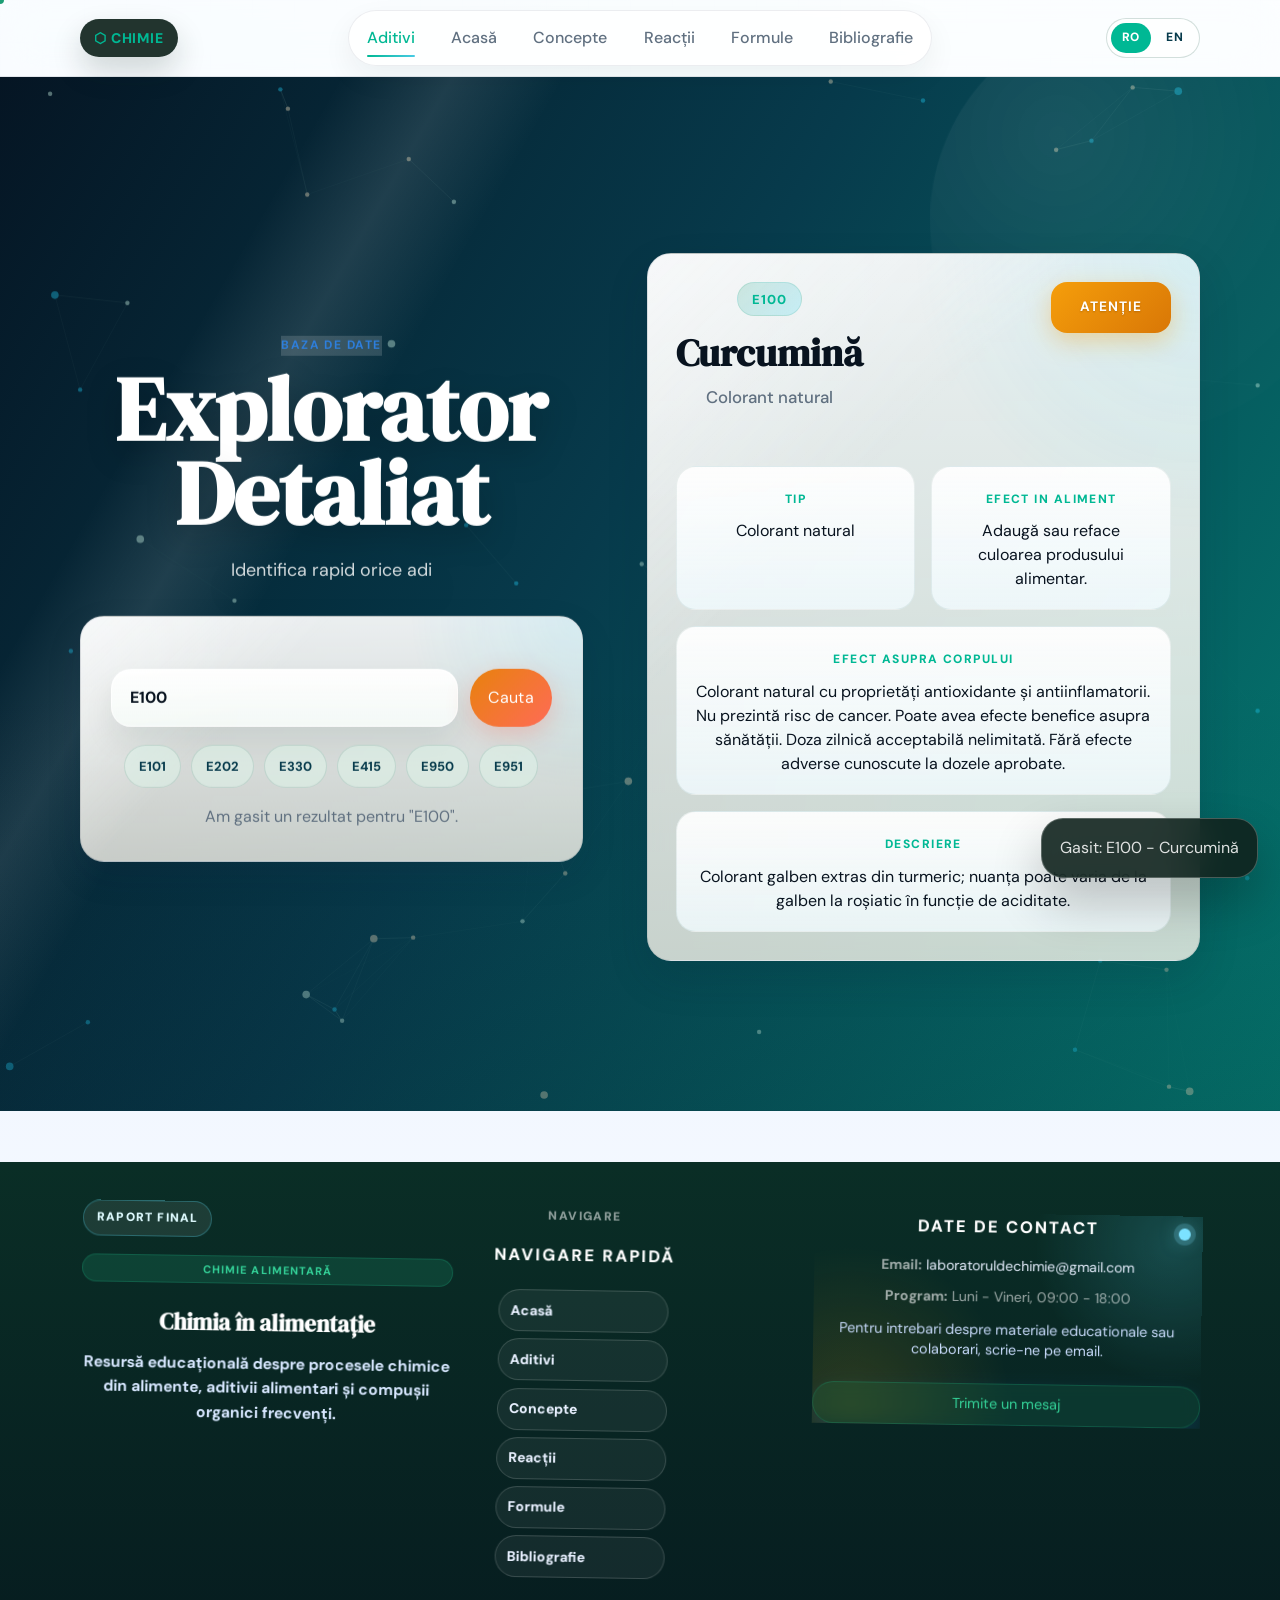
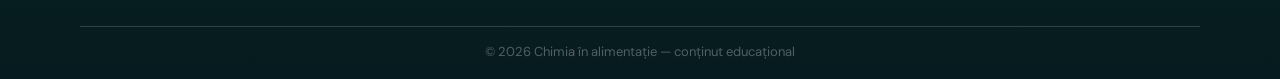
<file: index.html>
﻿<!DOCTYPE html>
<html lang="ro">
<head>
  <meta charset="UTF-8" />
  <meta name="viewport" content="width=device-width, initial-scale=1.0" />
  <title>Aditivi alimentari</title>
  <link rel="stylesheet" href="style.css" />
  <link rel="stylesheet" href="animations.css" />
  <link href="https://fonts.googleapis.com/css2?family=DM+Serif+Display:ital@0;1&family=DM+Sans:wght@300;400;500;700&display=swap" rel="stylesheet" />
</head>
<body data-page="aditivi">
  <header class="navbar">
    <div class="nav-inner">
      <nav>
        <a class="nav-link" data-page="aditivi" href="aditivi.html">Aditivi</a>
        <a class="nav-link" data-page="home" href="acasa.html">Acasă</a>
        <a class="nav-link" data-page="concepte" href="concepte.html">Concepte</a>
        <a class="nav-link" data-page="reactii" href="reactii.html">Reacții</a>
        <a class="nav-link" data-page="formule" href="formule.html">Formule</a>
        <a class="nav-link" data-page="resurse" href="resurse.html">Bibliografie</a>
      </nav>
      <button class="menu-btn" id="menuBtn" aria-label="Deschide meniul">Menu</button>
    </div>
    <div class="mobile-menu" id="mobileMenu">
      <a class="nav-link" data-page="aditivi" href="aditivi.html">Aditivi</a>
      <a class="nav-link" data-page="home" href="acasa.html">Acasă</a>
      <a class="nav-link" data-page="concepte" href="concepte.html">Concepte</a>
      <a class="nav-link" data-page="reactii" href="reactii.html">Reacții</a>
      <a class="nav-link" data-page="formule" href="formule.html">Formule</a>
      <a class="nav-link" data-page="resurse" href="resurse.html">Bibliografie</a>
    </div>
  </header>

  <main>
    <section class="hero page-hero">
      <div class="hero-bg">
        <div class="molecule mol1" data-parallax data-parallax-speed="0.1" data-rotate-speed="0.005"></div>
      </div>
      <div class="container hero-search-layout">
        <div class="hero-copy" data-parallax data-parallax-speed="0.08">
          <span class="section-tag tag-white">Baza de date</span>
          <h1>Explorator Detaliat</h1>
          <p class="hero-lead">Identifica rapid orice aditiv alimentar dupa codul european sau dupa denumirea sa chimica.</p>

          <article class="hero-search-box">
            <form class="additive-search-form" id="additiveSearchForm" autocomplete="off">
              <input class="additive-search-input" id="additiveSearchInput" name="query" type="search" placeholder="Cauta (ex: E120, Glutamat)..." />
              <button class="button button-primary" type="submit">Cauta</button>
            </form>
            <div class="additive-suggestion-panel" id="additiveSuggestionPanel" hidden>
              <div class="additive-suggestion-head">
                <strong>Lista predictiva</strong>
                <span id="additiveSuggestionStatus">Alege un cod din lista.</span>
              </div>
              <div class="additive-suggestion-list" id="additiveSuggestionList" role="listbox" aria-label="Sugestii aditivi"></div>
            </div>
            <div class="additive-chip-list" id="additiveExamples">
              <button class="additive-chip" type="button" data-additive-example="E101">E101</button>
              <button class="additive-chip" type="button" data-additive-example="E202">E202</button>
              <button class="additive-chip" type="button" data-additive-example="E330">E330</button>
              <button class="additive-chip" type="button" data-additive-example="E415">E415</button>
              <button class="additive-chip" type="button" data-additive-example="E950">E950</button>
              <button class="additive-chip" type="button" data-additive-example="E951">E951</button>
            </div>
            <p class="additive-search-note" id="additiveSearchMeta">Apasa pe campul de cautare sau pe buton pentru lista ordonata. Scrie E si apoi cifre ca sa restrangi lista.</p>
          </article>
        </div>

        <div class="hero-result-area">
          <article class="additive-result-card" id="additiveResult" aria-live="polite">
            <!-- Rezultat -->
          </article>
        </div>
      </div>
    </section>
  </main>

  <footer class="footer footer-modern">
    <div class="container footer-grid footer-contact-grid" data-parallax data-parallax-speed="0.02" data-rotate-speed="-0.001">
      <div class="footer-about">
        <span class="footer-badge">Chimie alimentară</span>
        <h3>Chimia în alimentație</h3>
        <p class="footer-text">Resursă educațională despre procesele chimice din alimente, aditivii alimentari și compușii organici frecvenți.</p>
      </div>
      <div class="footer-links footer-column">
        <h4>Navigare rapidă</h4>
        <a href="acasa.html">Acasă</a>
        <a href="aditivi.html">Aditivi</a>
        <a href="concepte.html">Concepte</a>
        <a href="reactii.html">Reacții</a>
        <a href="formule.html">Formule</a>
        <a href="resurse.html">Bibliografie</a>
      </div>
      <div class="footer-contact footer-column">
        <h4>Date de contact</h4>
        <p class="footer-contact-row"><strong>Email:</strong> <a href="mailto:laboratoruldechimie@gmail.com">laboratoruldechimie@gmail.com</a></p>
        <p class="footer-contact-row"><strong>Program:</strong> Luni - Vineri, 09:00 - 18:00</p>
        <p class="footer-note">Pentru intrebari despre materiale educationale sau colaborari, scrie-ne pe email.</p>
        <p><a class="button button-secondary footer-cta" href="mailto:laboratoruldechimie@gmail.com?subject=Intrebare%20Laborator">Trimite un mesaj</a></p>
      </div>
    </div>
    <div class="container footer-bottom">
      <small>© 2026 Chimia în alimentație — conținut educațional</small>
    </div>
  </footer>

  <script src="additives-data.js?v=20260425-4"></script>
  <script src="animations.js"></script>
  <script src="script.js?v=20260425-4"></script>
</body>
</html>
</file>
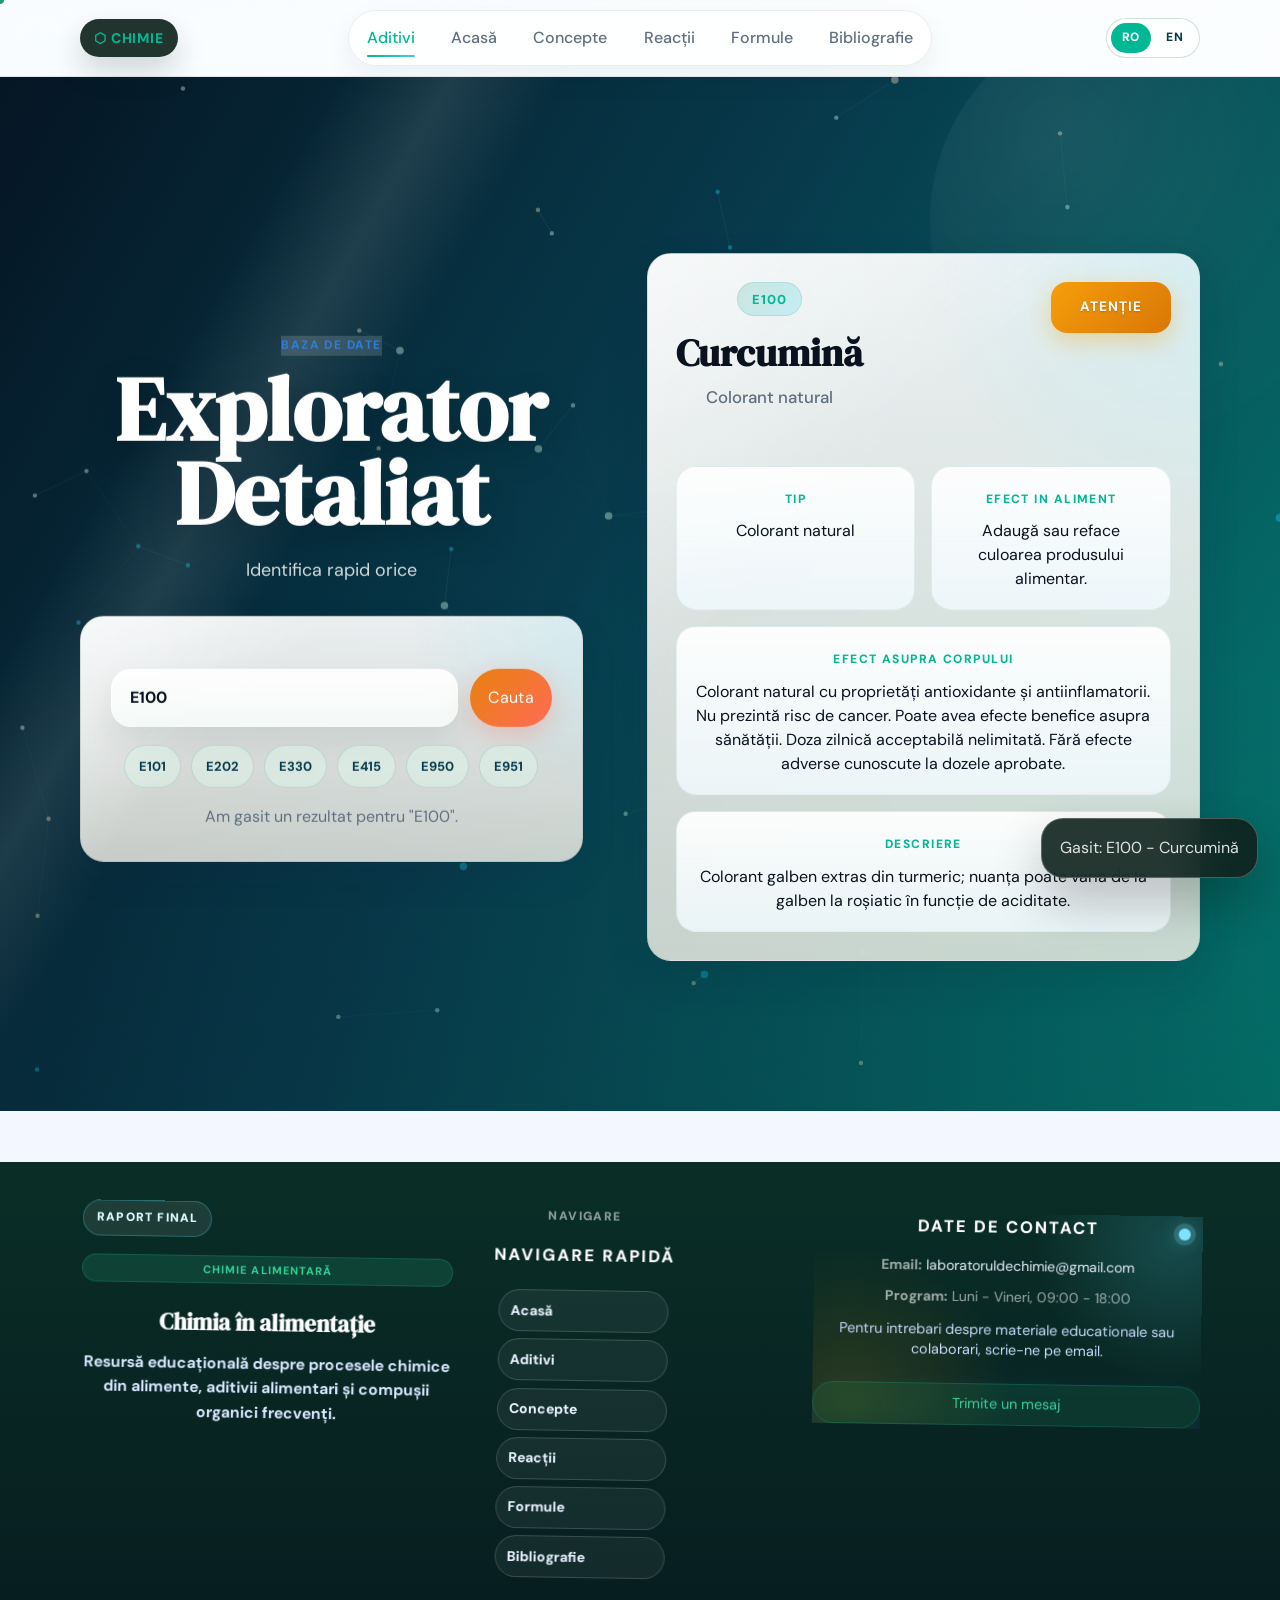
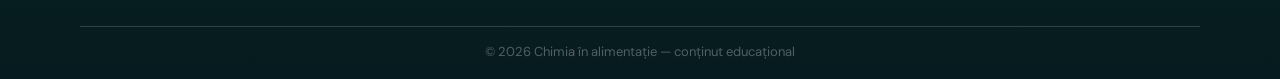
<file: aditivi.html>
﻿<!DOCTYPE html>
<html lang="ro">
<head>
  <meta charset="UTF-8" />
  <meta name="viewport" content="width=device-width, initial-scale=1.0" />
  <title>Aditivi alimentari</title>
  <link rel="stylesheet" href="style.css" />
  <link rel="stylesheet" href="animations.css" />
  <link href="https://fonts.googleapis.com/css2?family=DM+Serif+Display:ital@0;1&family=DM+Sans:wght@300;400;500;700&display=swap" rel="stylesheet" />
</head>
<body data-page="aditivi">
  <header class="navbar">
    <div class="nav-inner">
      <nav>
        <a class="nav-link" data-page="aditivi" href="aditivi.html">Aditivi</a>
        <a class="nav-link" data-page="home" href="acasa.html">Acasă</a>
        <a class="nav-link" data-page="concepte" href="concepte.html">Concepte</a>
        <a class="nav-link" data-page="reactii" href="reactii.html">Reacții</a>
        <a class="nav-link" data-page="formule" href="formule.html">Formule</a>
        <a class="nav-link" data-page="resurse" href="resurse.html">Bibliografie</a>
      </nav>
      <button class="menu-btn" id="menuBtn" aria-label="Deschide meniul">Menu</button>
    </div>
    <div class="mobile-menu" id="mobileMenu">
      <a class="nav-link" data-page="aditivi" href="aditivi.html">Aditivi</a>
      <a class="nav-link" data-page="home" href="acasa.html">Acasă</a>
      <a class="nav-link" data-page="concepte" href="concepte.html">Concepte</a>
      <a class="nav-link" data-page="reactii" href="reactii.html">Reacții</a>
      <a class="nav-link" data-page="formule" href="formule.html">Formule</a>
      <a class="nav-link" data-page="resurse" href="resurse.html">Bibliografie</a>
    </div>
  </header>

  <main>
    <section class="hero page-hero">
      <div class="hero-bg">
        <div class="molecule mol1" data-parallax data-parallax-speed="0.1" data-rotate-speed="0.005"></div>
      </div>
      <div class="container hero-search-layout">
        <div class="hero-copy" data-parallax data-parallax-speed="0.08">
          <span class="section-tag tag-white">Baza de date</span>
          <h1>Explorator Detaliat</h1>
          <p class="hero-lead">Identifica rapid orice aditiv alimentar dupa codul european sau dupa denumirea sa chimica.</p>

          <article class="hero-search-box">
            <form class="additive-search-form" id="additiveSearchForm" autocomplete="off">
              <input class="additive-search-input" id="additiveSearchInput" name="query" type="search" placeholder="Cauta (ex: E120, Glutamat)..." />
              <button class="button button-primary" type="submit">Cauta</button>
            </form>
            <div class="additive-suggestion-panel" id="additiveSuggestionPanel" hidden>
              <div class="additive-suggestion-head">
                <strong>Lista predictiva</strong>
                <span id="additiveSuggestionStatus">Alege un cod din lista.</span>
              </div>
              <div class="additive-suggestion-list" id="additiveSuggestionList" role="listbox" aria-label="Sugestii aditivi"></div>
            </div>
            <div class="additive-chip-list" id="additiveExamples">
              <button class="additive-chip" type="button" data-additive-example="E101">E101</button>
              <button class="additive-chip" type="button" data-additive-example="E202">E202</button>
              <button class="additive-chip" type="button" data-additive-example="E330">E330</button>
              <button class="additive-chip" type="button" data-additive-example="E415">E415</button>
              <button class="additive-chip" type="button" data-additive-example="E950">E950</button>
              <button class="additive-chip" type="button" data-additive-example="E951">E951</button>
            </div>
            <p class="additive-search-note" id="additiveSearchMeta">Apasa pe campul de cautare sau pe buton pentru lista ordonata. Scrie E si apoi cifre ca sa restrangi lista.</p>
          </article>
        </div>

        <div class="hero-result-area">
          <article class="additive-result-card" id="additiveResult" aria-live="polite">
            <!-- Rezultat -->
          </article>
        </div>
      </div>
    </section>

  </main>

  <footer class="footer footer-modern">
    <div class="container footer-grid footer-contact-grid" data-parallax data-parallax-speed="0.02" data-rotate-speed="-0.001">
      <div class="footer-about">
        <span class="footer-badge">Chimie alimentară</span>
        <h3>Chimia în alimentație</h3>
        <p class="footer-text">Resursă educațională despre procesele chimice din alimente, aditivii alimentari și compușii organici frecvenți.</p>
      </div>
      <div class="footer-links footer-column">
        <h4>Navigare rapidă</h4>
        <a href="acasa.html">Acasă</a>
        <a href="aditivi.html">Aditivi</a>
        <a href="concepte.html">Concepte</a>
        <a href="reactii.html">Reacții</a>
        <a href="formule.html">Formule</a>
        <a href="resurse.html">Bibliografie</a>
      </div>
      <div class="footer-contact footer-column">
        <h4>Date de contact</h4>
        <p class="footer-contact-row"><strong>Email:</strong> <a href="mailto:laboratoruldechimie@gmail.com">laboratoruldechimie@gmail.com</a></p>
        <p class="footer-contact-row"><strong>Program:</strong> Luni - Vineri, 09:00 - 18:00</p>
        <p class="footer-note">Pentru intrebari despre materiale educationale sau colaborari, scrie-ne pe email.</p>
        <p><a class="button button-secondary footer-cta" href="mailto:laboratoruldechimie@gmail.com?subject=Intrebare%20Laborator">Trimite un mesaj</a></p>
      </div>
    </div>
    <div class="container footer-bottom">
      <small>© 2026 Chimia în alimentație — conținut educațional</small>
    </div>
  </footer>

  <script src="additives-data.js?v=20260425-4"></script>
  <script src="animations.js"></script>
  <script src="script.js?v=20260425-4"></script>
</body>
</html>
</file>
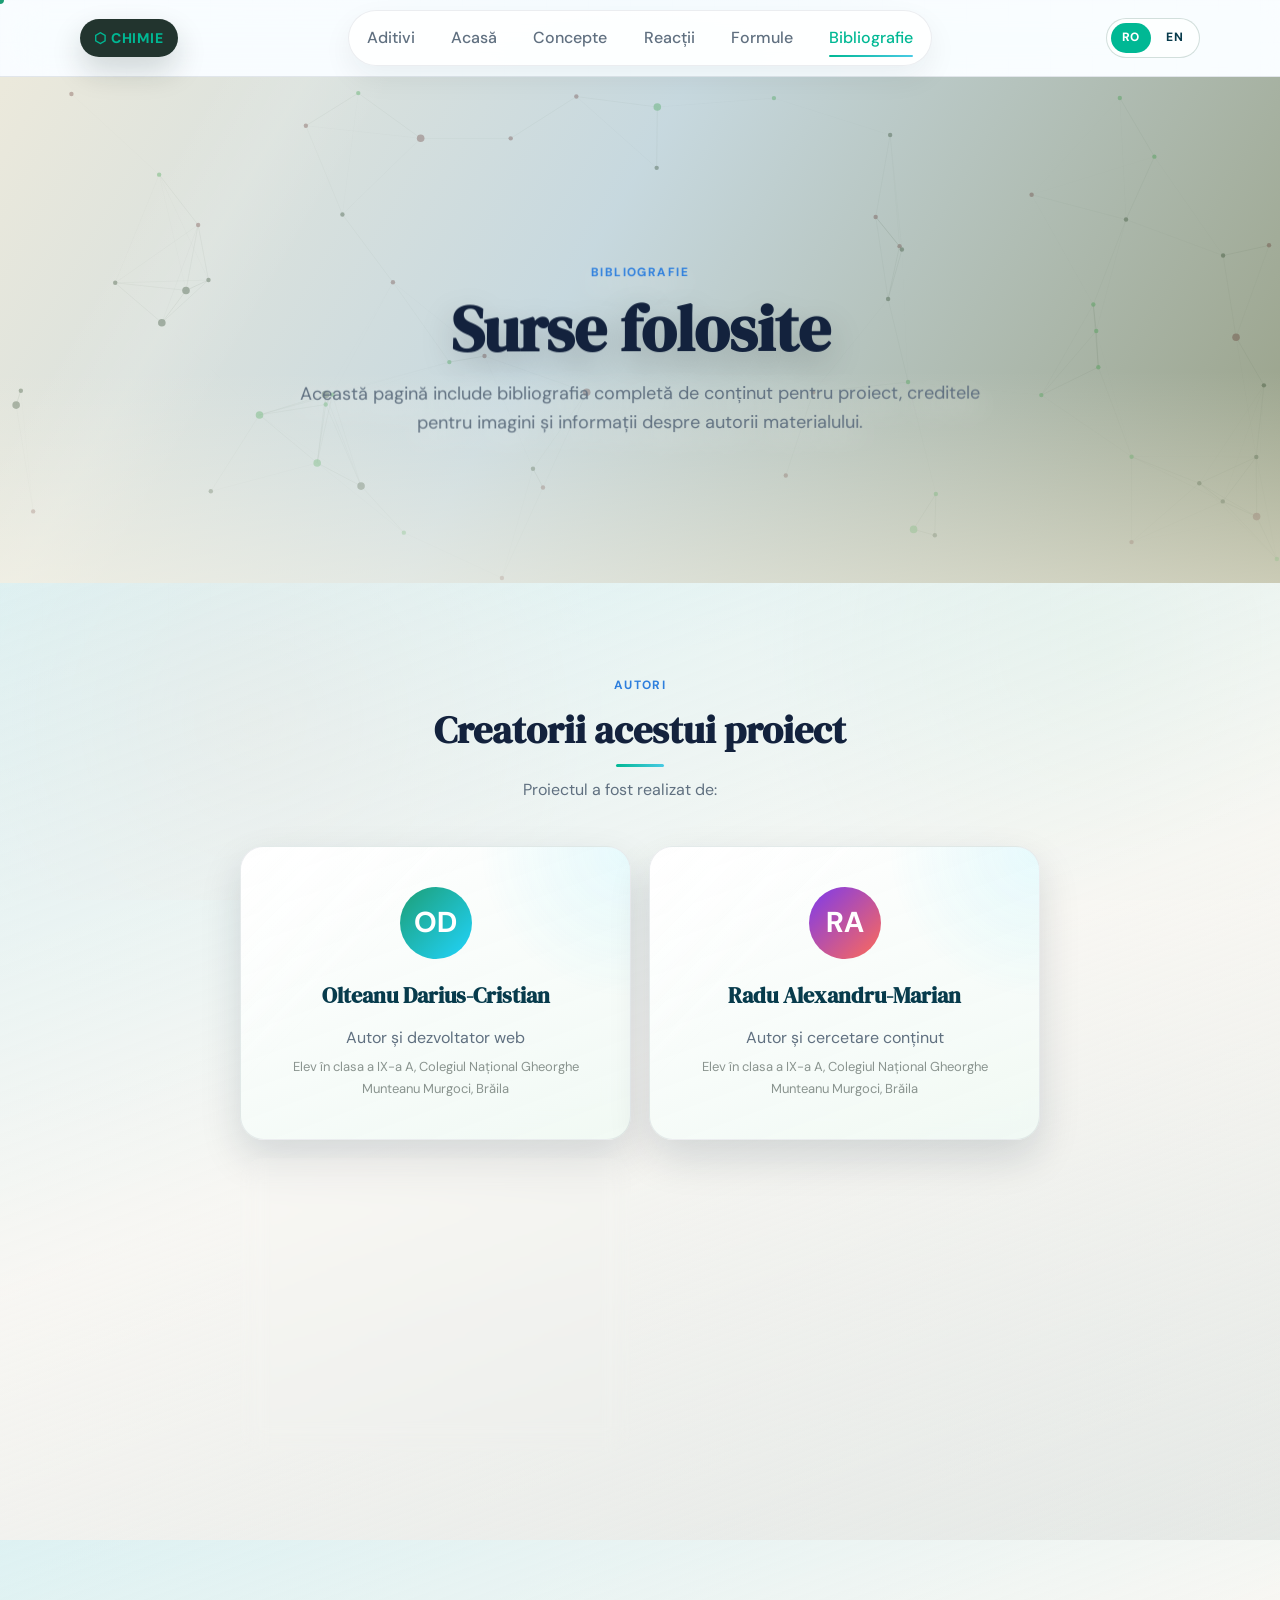
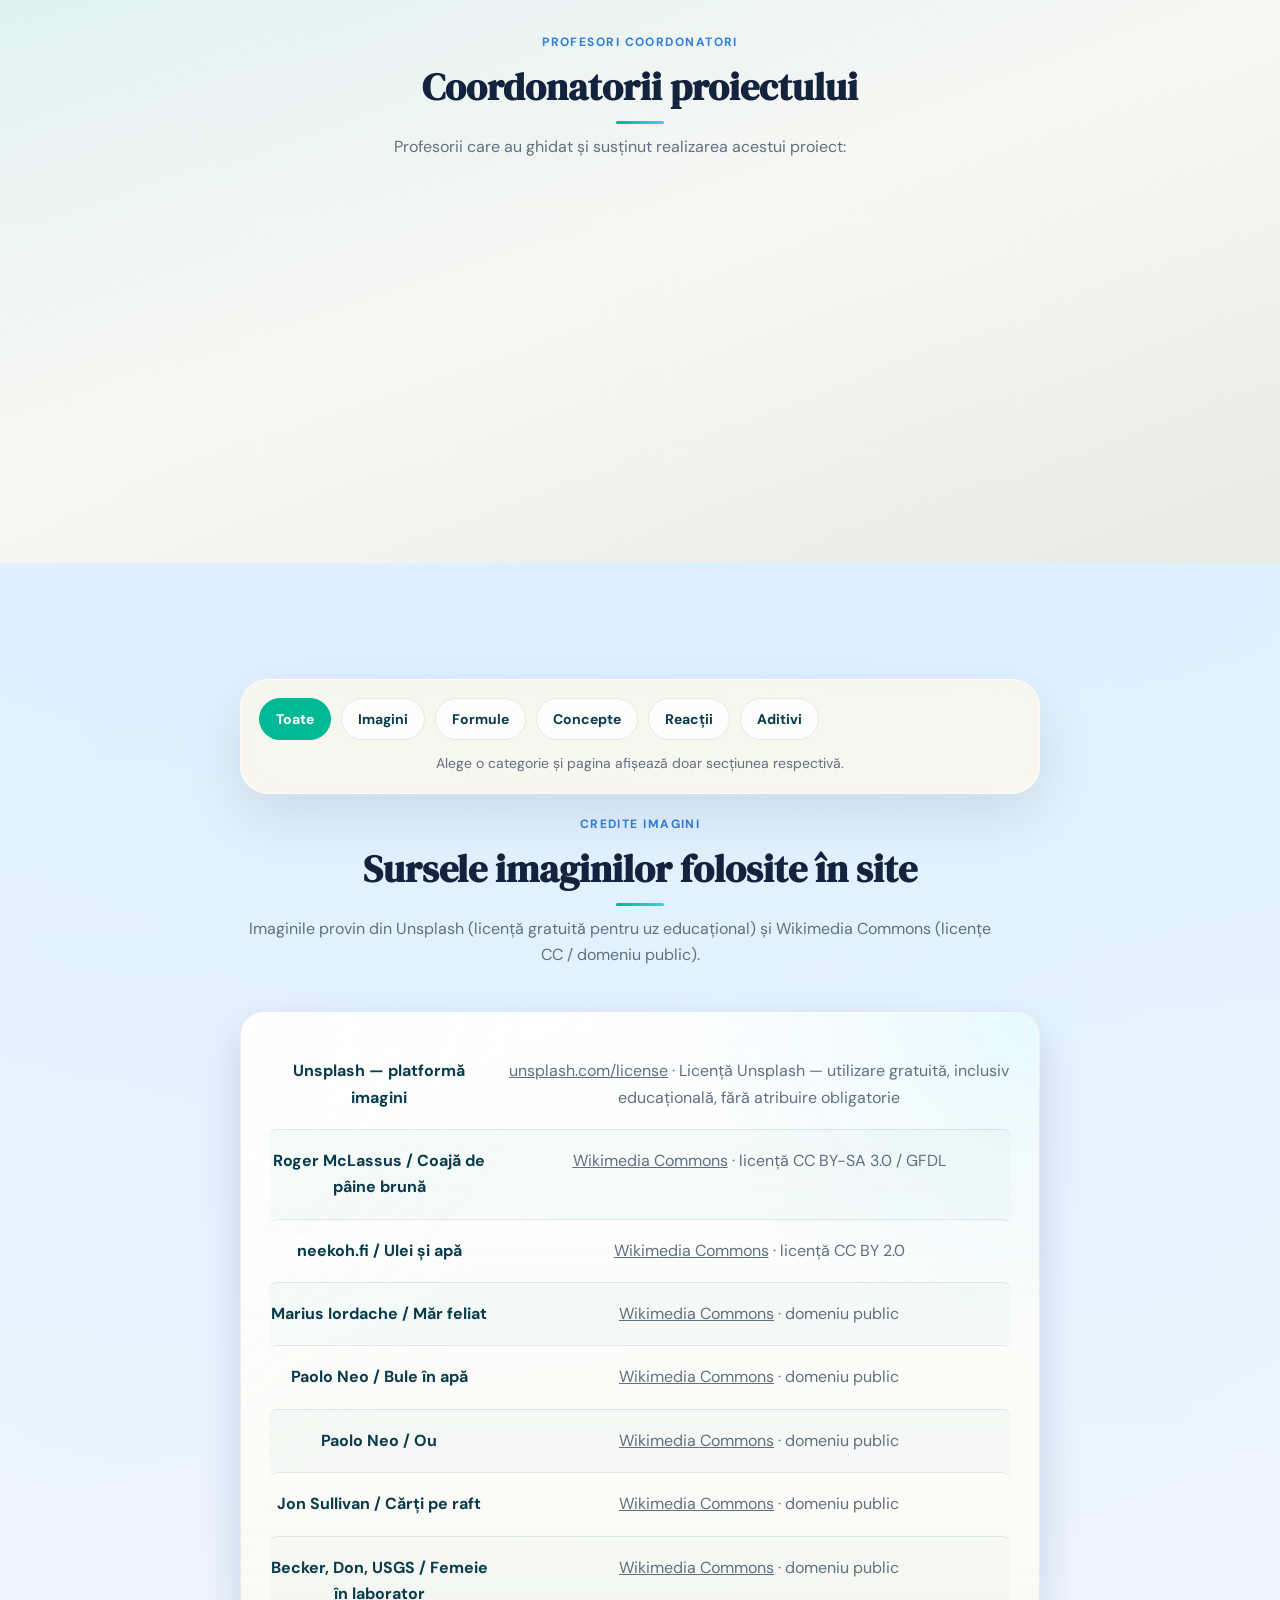
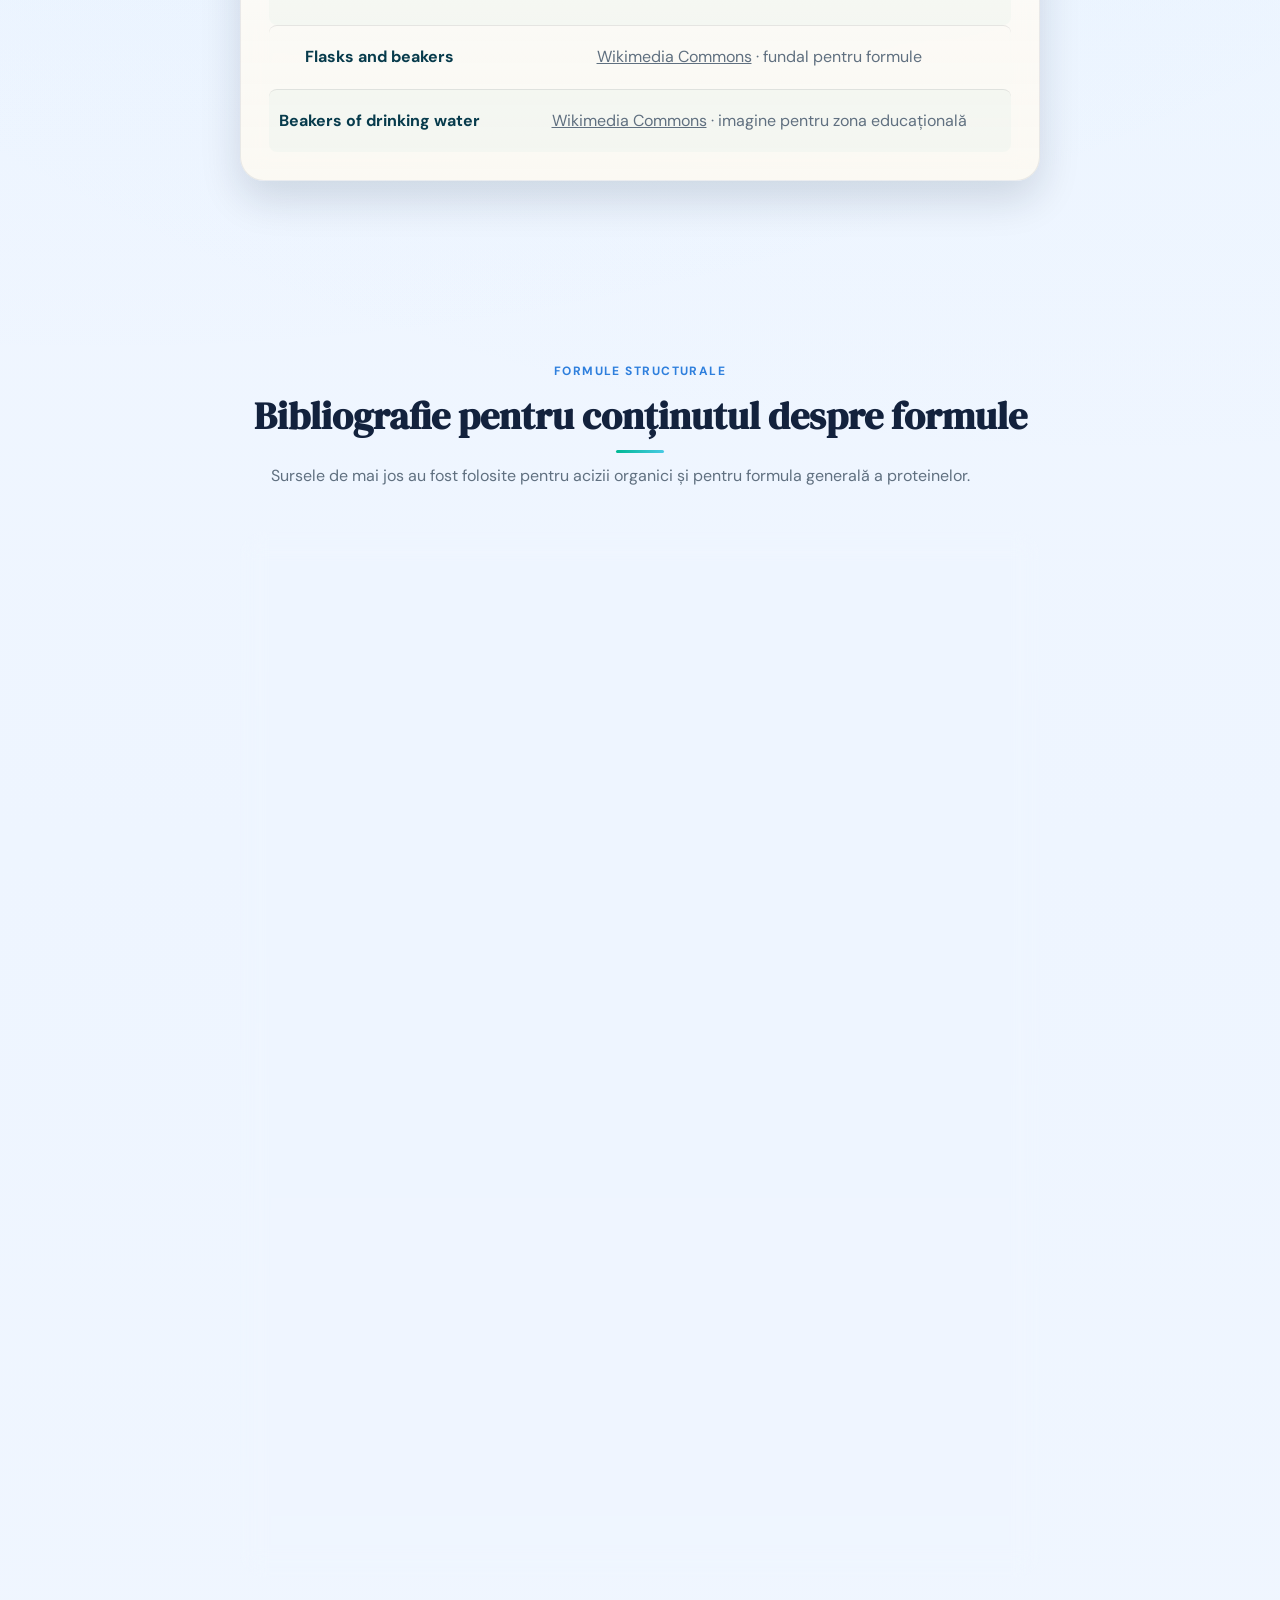
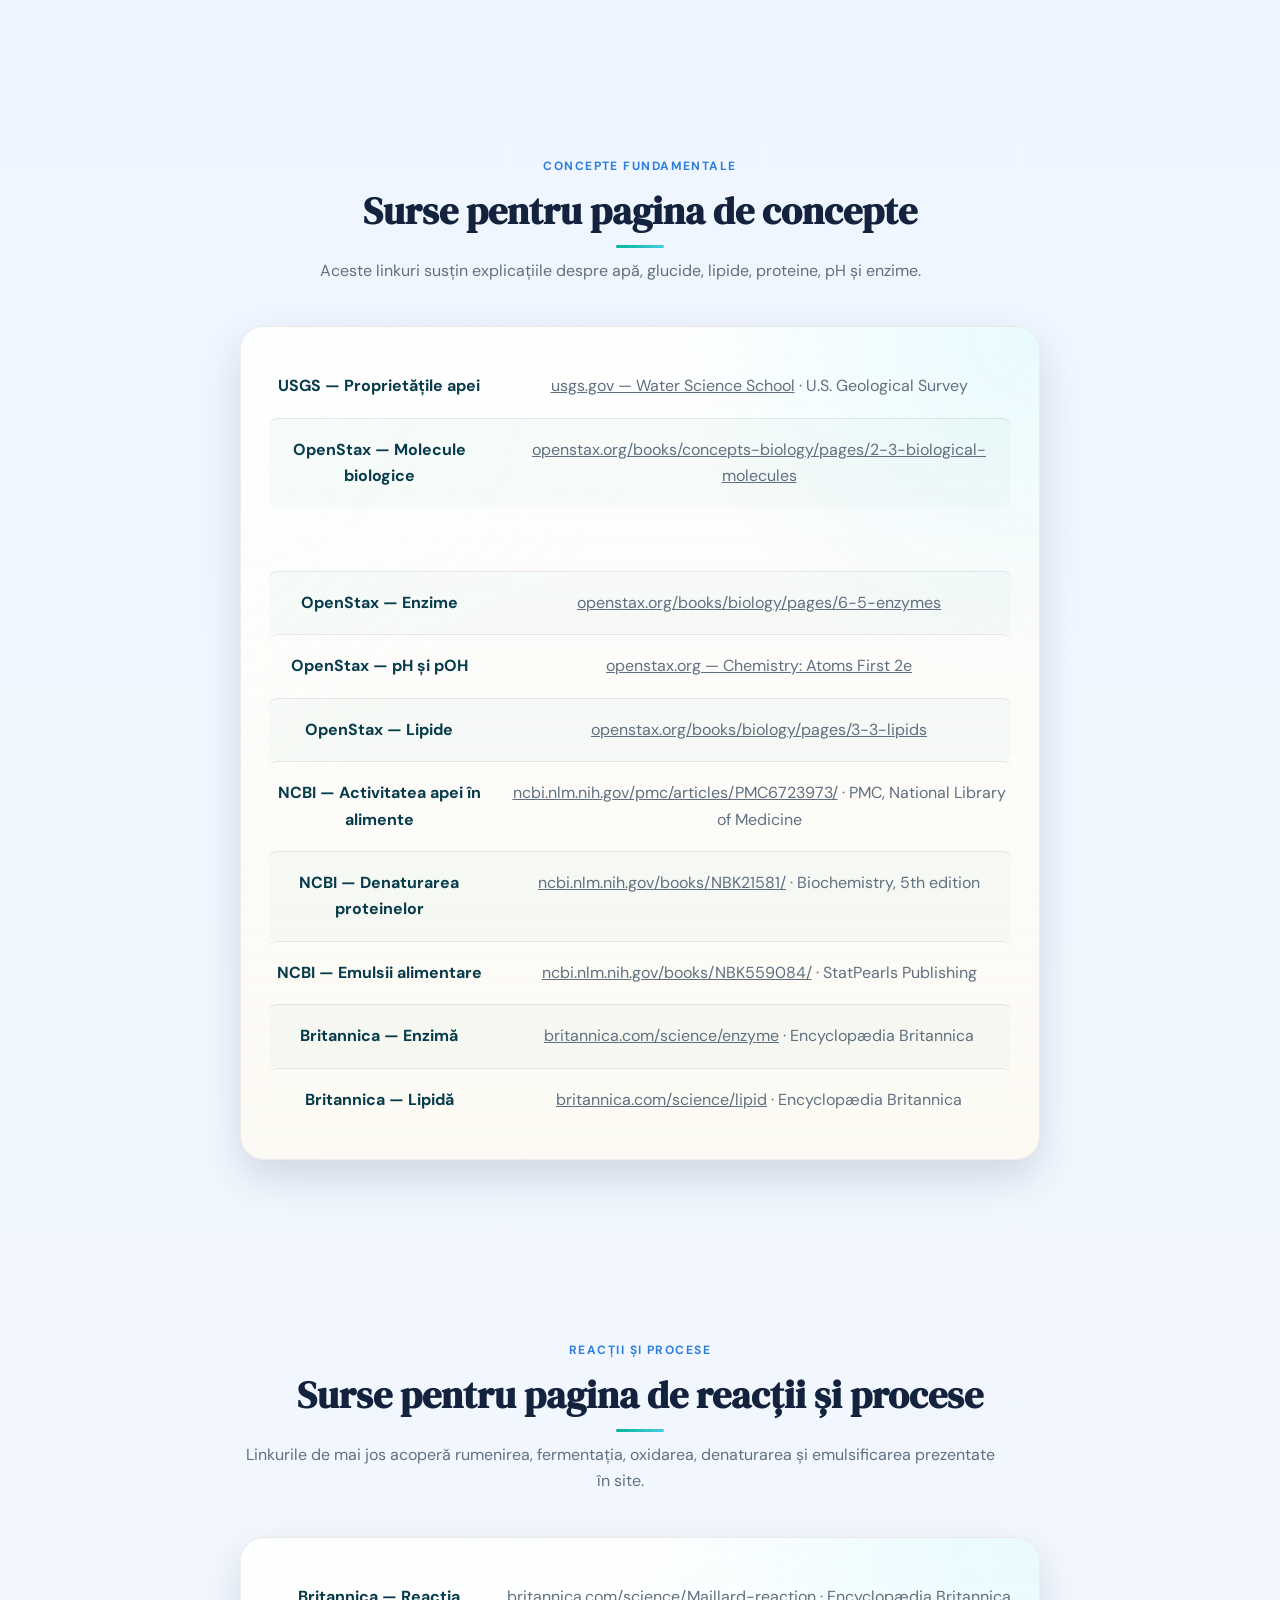
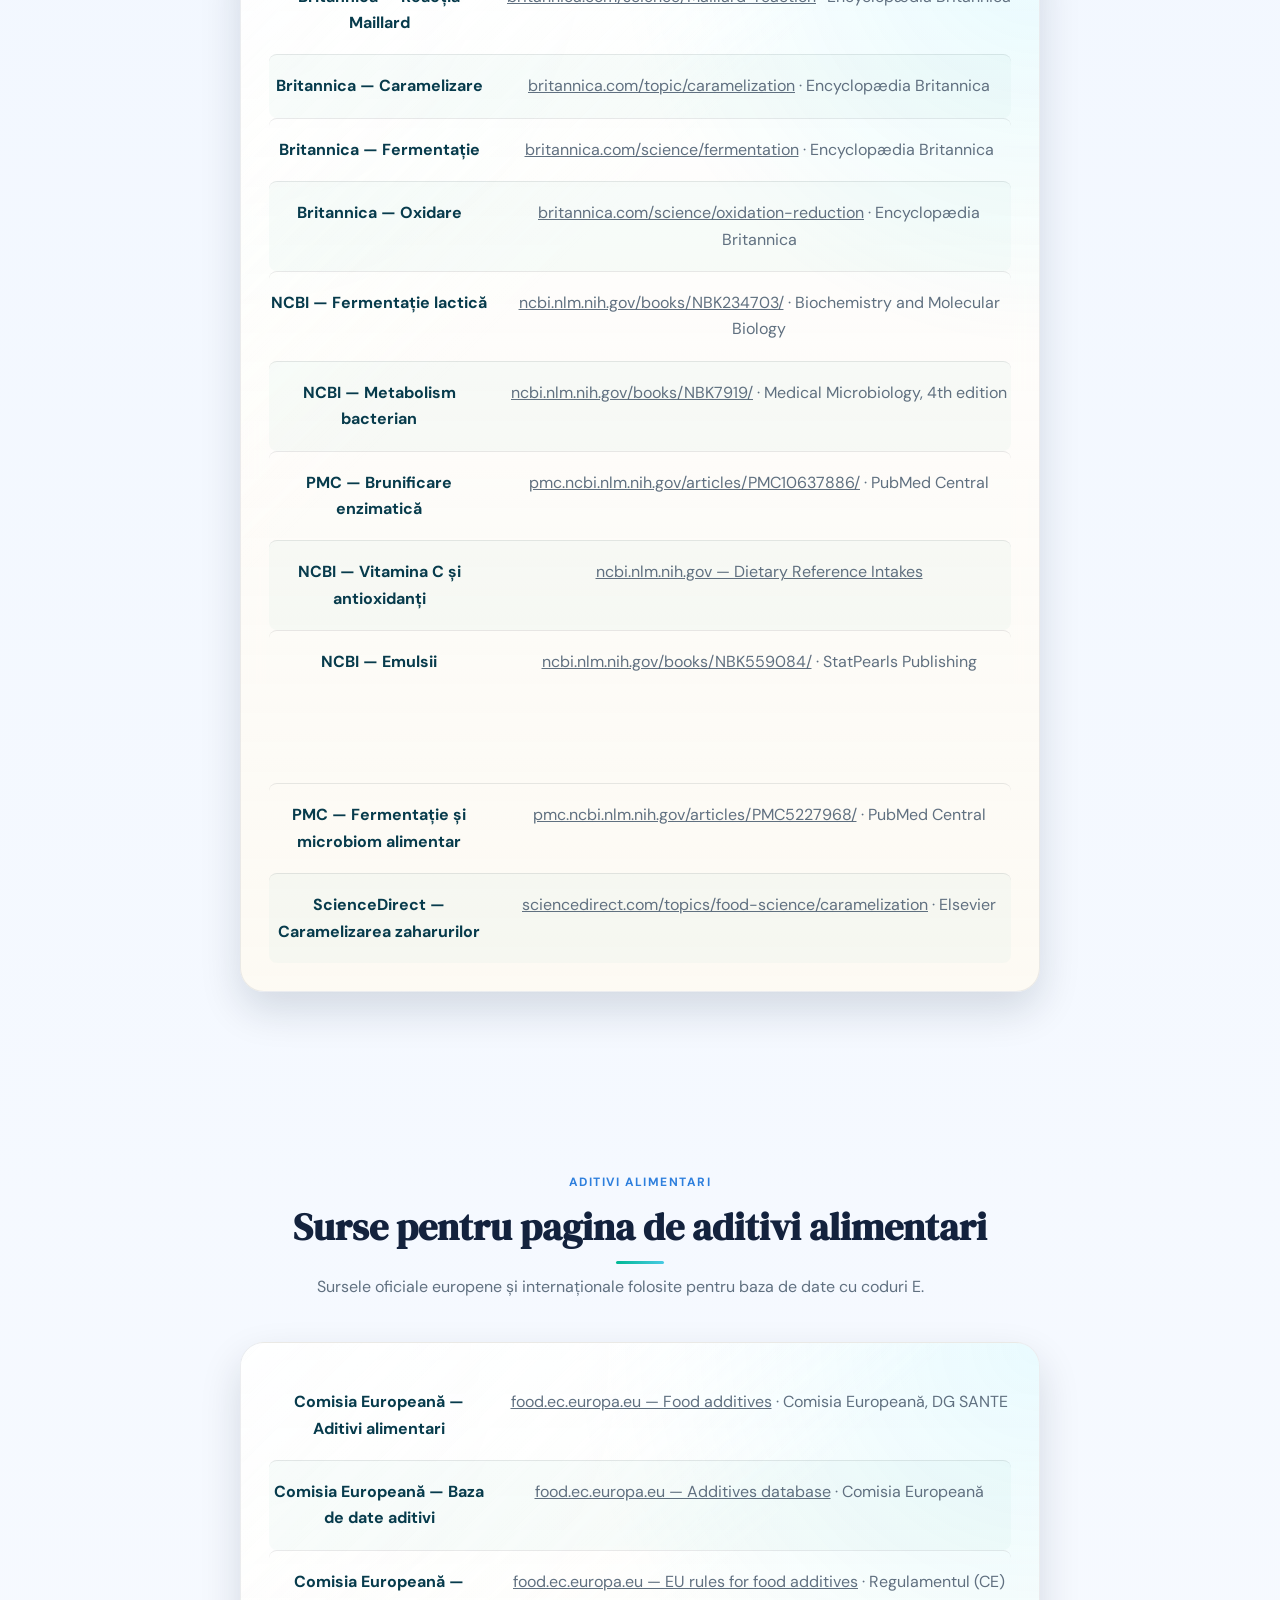
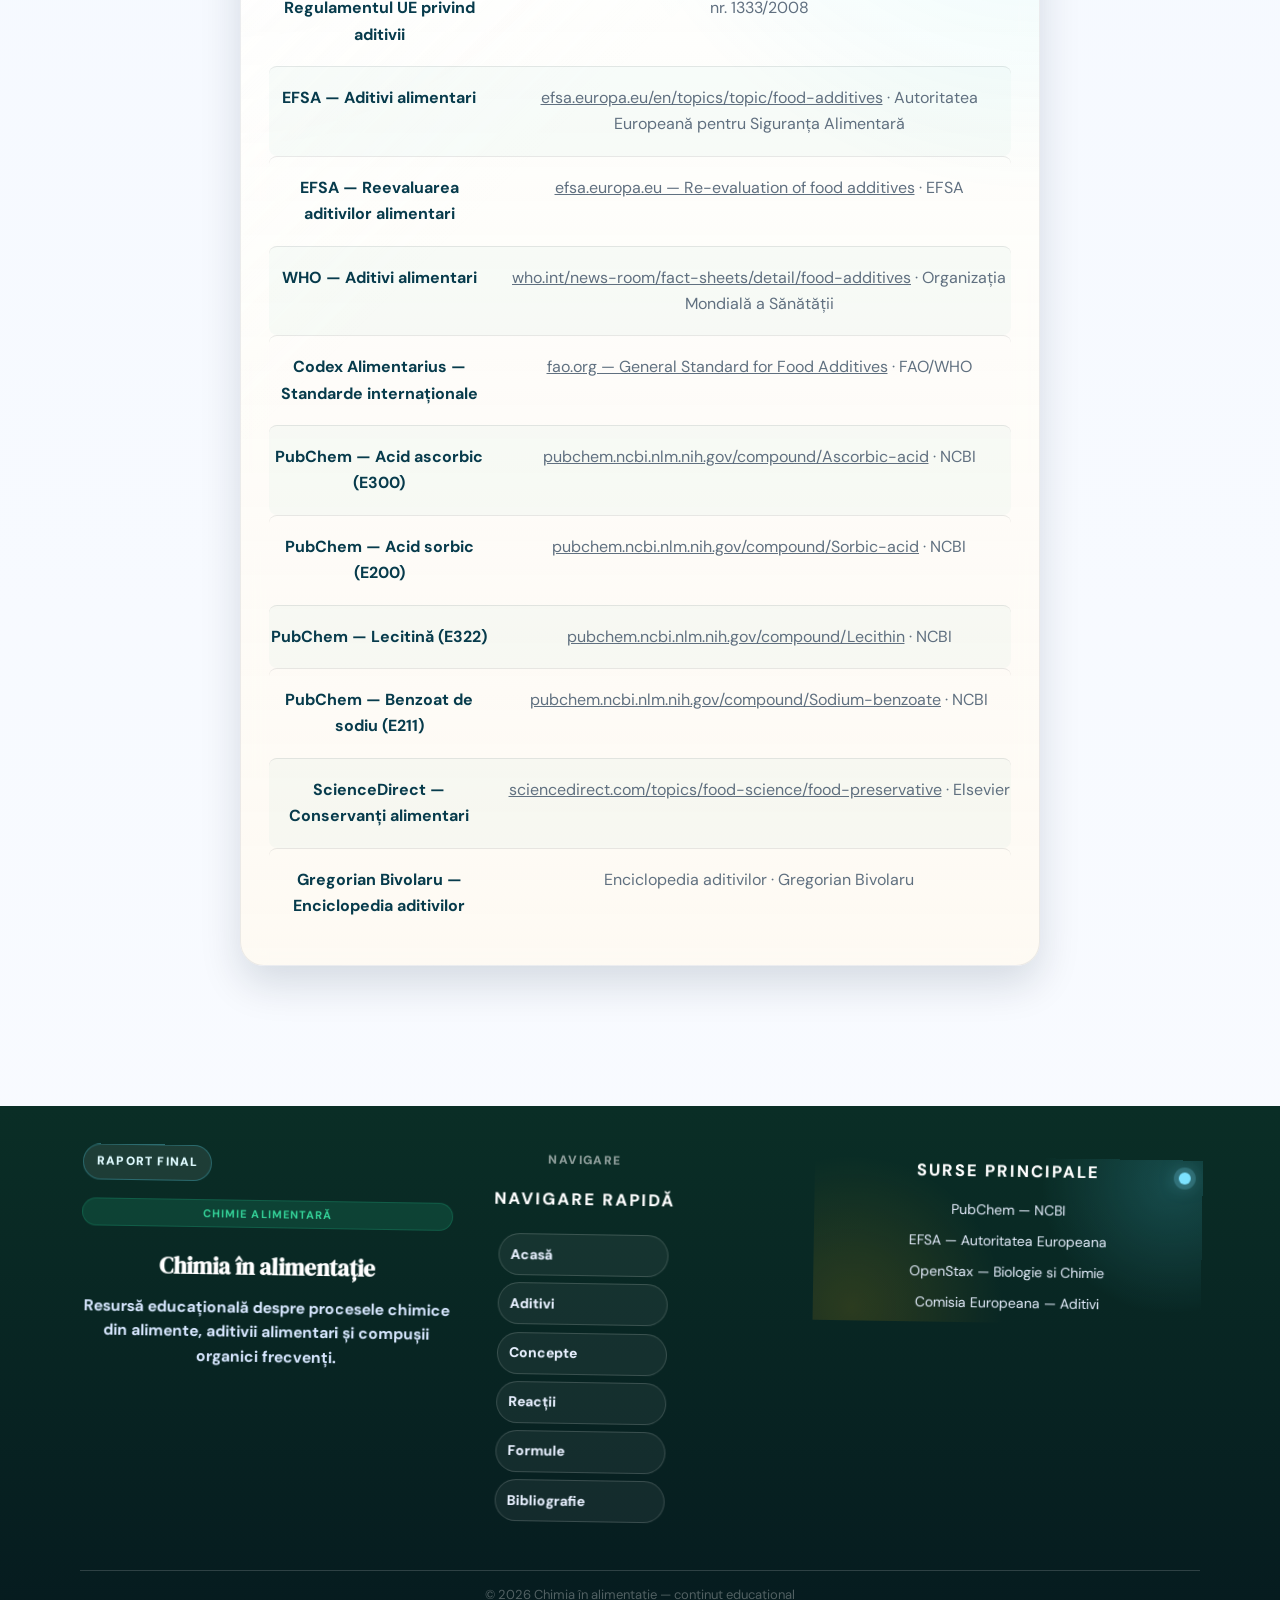
<file: resurse.html>
﻿<!DOCTYPE html>
<html lang="ro">
<head>
  <meta charset="UTF-8" />
  <meta name="viewport" content="width=device-width, initial-scale=1.0" />
  <title>Bibliografie</title>
  <link rel="stylesheet" href="style.css" />
  <link rel="stylesheet" href="animations.css" />
  <link href="https://fonts.googleapis.com/css2?family=DM+Serif+Display:ital@0;1&family=DM+Sans:wght@300;400;500;700&display=swap" rel="stylesheet" />
</head>
<body data-page="resurse">
  <header class="navbar">
    <div class="nav-inner">
      <nav>
        <a class="nav-link" data-page="aditivi" href="aditivi.html">Aditivi</a>
        <a class="nav-link" data-page="home" href="acasa.html">Acasă</a>
        <a class="nav-link" data-page="concepte" href="concepte.html">Concepte</a>
        <a class="nav-link" data-page="reactii" href="reactii.html">Reacții</a>
        <a class="nav-link" data-page="formule" href="formule.html">Formule</a>
        <a class="nav-link" data-page="resurse" href="resurse.html">Bibliografie</a>
      </nav>
      <button class="menu-btn" id="menuBtn" aria-label="Deschide meniul">Menu</button>
    </div>
    <div class="mobile-menu" id="mobileMenu">
      <a class="nav-link" data-page="aditivi" href="aditivi.html">Aditivi</a>
      <a class="nav-link" data-page="home" href="acasa.html">Acasă</a>
      <a class="nav-link" data-page="concepte" href="concepte.html">Concepte</a>
      <a class="nav-link" data-page="reactii" href="reactii.html">Reacții</a>
      <a class="nav-link" data-page="formule" href="formule.html">Formule</a>
      <a class="nav-link" data-page="resurse" href="resurse.html">Bibliografie</a>
    </div>
  </header>

  <main>
    <section class="page-hero page-hero-soft">
      <div class="container page-hero-centered">
        <div data-parallax data-parallax-speed="0.05" data-rotate-speed="-0.001">
          <span class="section-tag">Bibliografie</span>
          <h1 class="page-title">Surse folosite</h1>
          <p class="page-lead">Această pagină include bibliografia completă de conținut pentru proiect, creditele pentru imagini și informații despre autorii materialului.</p>
        </div>
      </div>
    </section>

    <!-- Autori -->
    <section class="section section-soft">
      <div class="container container-narrow">
        <div class="section-header">
          <span class="section-tag">Autori</span>
          <h2>Creatorii acestui proiect</h2>
          <p>Proiectul a fost realizat de:</p>
        </div>
        <div class="detail-grid">
          <article class="detail-card" style="text-align:center; padding: 2.5rem 2rem;">
            <div style="width:72px;height:72px;border-radius:50%;background:linear-gradient(135deg,#1d9e75,#21d4fd);display:flex;align-items:center;justify-content:center;margin:0 auto 1.2rem;font-size:1.8rem;color:#fff;font-weight:700;">OD</div>
            <h3 style="font-size:1.4rem;">Olteanu Darius-Cristian</h3>
            <p style="color:var(--muted);margin-top:0.5rem;">Autor și dezvoltator web</p>
            <p style="color:var(--muted-light);margin-top:0.3rem;font-size:13px;">Elev în clasa a IX-a A, Colegiul Național Gheorghe Munteanu Murgoci, Brăila</p>
          </article>
          <article class="detail-card" style="text-align:center; padding: 2.5rem 2rem;">
            <div style="width:72px;height:72px;border-radius:50%;background:linear-gradient(135deg,#7c3aed,#ff6b57);display:flex;align-items:center;justify-content:center;margin:0 auto 1.2rem;font-size:1.8rem;color:#fff;font-weight:700;">RA</div>
            <h3 style="font-size:1.4rem;">Radu Alexandru-Marian</h3>
            <p style="color:var(--muted);margin-top:0.5rem;">Autor și cercetare conținut</p>
            <p style="color:var(--muted-light);margin-top:0.3rem;font-size:13px;">Elev în clasa a IX-a A, Colegiul Național Gheorghe Munteanu Murgoci, Brăila</p>
          </article>
          <article class="detail-card" style="text-align:center; padding: 2.5rem 2rem;">
            <div style="width:72px;height:72px;border-radius:50%;background:linear-gradient(135deg,#f59e0b,#10b981);display:flex;align-items:center;justify-content:center;margin:0 auto 1.2rem;font-size:1.8rem;color:#fff;font-weight:700;">CE</div>
            <h3 style="font-size:1.4rem;">Cazacioc Edvin-Ștefan</h3>
            <p style="color:var(--muted);margin-top:0.5rem;">Voluntar</p>
            <p style="color:var(--muted-light);margin-top:0.3rem;font-size:13px;">Elev în clasa a IX-a A, Colegiul Național Gheorghe Munteanu Murgoci, Brăila</p>
          </article>
        </div>
      </div>
    </section>

    <!-- Profesori coordonatori -->
    <section class="section section-soft">
      <div class="container container-narrow">
        <div class="section-header">
          <span class="section-tag">Profesori coordonatori</span>
          <h2>Coordonatorii proiectului</h2>
          <p>Profesorii care au ghidat și susținut realizarea acestui proiect:</p>
        </div>
        <div class="detail-grid">
          <article class="detail-card" style="text-align:center; padding: 2.5rem 2rem;">
            <div style="width:72px;height:72px;border-radius:50%;background:linear-gradient(135deg,#1d9e75,#21d4fd);display:flex;align-items:center;justify-content:center;margin:0 auto 1.2rem;font-size:1.8rem;color:#fff;font-weight:700;">PV</div>
            <h3 style="font-size:1.4rem;">Petrescu Valentin</h3>
            <p style="color:var(--muted);margin-top:0.5rem;">Profesor coordonator — Chimie</p>
            <p style="color:var(--muted-light);margin-top:0.3rem;font-size:13px;">Colegiul Național Gheorghe Munteanu Murgoci, Brăila</p>
          </article>
          <article class="detail-card" style="text-align:center; padding: 2.5rem 2rem;">
            <div style="width:72px;height:72px;border-radius:50%;background:linear-gradient(135deg,#7c3aed,#ff6b57);display:flex;align-items:center;justify-content:center;margin:0 auto 1.2rem;font-size:1.8rem;color:#fff;font-weight:700;">MF</div>
            <h3 style="font-size:1.4rem;">Marin Florina</h3>
            <p style="color:var(--muted);margin-top:0.5rem;">Profesor coordonator — Informatică</p>
            <p style="color:var(--muted-light);margin-top:0.3rem;font-size:13px;">Colegiul Național Gheorghe Munteanu Murgoci, Brăila</p>
          </article>
        </div>
      </div>
    </section>

    <section class="section bibliography-toolbar-section">
      <div class="container container-narrow">
        <div class="bibliography-toolbar-shell">
          <div class="bibliography-filter-list" role="tablist" aria-label="Filtre bibliografie">
            <button class="bibliography-filter-button is-active" type="button" data-bibliography-filter="toate" aria-pressed="true">Toate</button>
            <button class="bibliography-filter-button" type="button" data-bibliography-filter="imagini" aria-pressed="false">Imagini</button>
            <button class="bibliography-filter-button" type="button" data-bibliography-filter="formule" aria-pressed="false">Formule</button>
            <button class="bibliography-filter-button" type="button" data-bibliography-filter="concepte" aria-pressed="false">Concepte</button>
            <button class="bibliography-filter-button" type="button" data-bibliography-filter="reactii" aria-pressed="false">Reacții</button>
            <button class="bibliography-filter-button" type="button" data-bibliography-filter="aditivi" aria-pressed="false">Aditivi</button>
          </div>
          <p class="bibliography-toolbar-note">Alege o categorie și pagina afișează doar secțiunea respectivă.</p>
        </div>
      </div>
    </section>



    <section class="section bibliography-panel" data-bibliography-panel="imagini">
      <div class="container container-narrow">
        <div class="section-header" data-parallax data-parallax-speed="0.03" data-rotate-speed="-0.001">
          <span class="section-tag">Credite imagini</span>
          <h2>Sursele imaginilor folosite în site</h2>
          <p>Imaginile provin din Unsplash (licență gratuită pentru uz educațional) și Wikimedia Commons (licențe CC / domeniu public).</p>
        </div>
        <div class="definition-table">
          <div class="definition-row"><strong>Unsplash — platformă imagini</strong><span><a href="https://unsplash.com/license" target="_blank" rel="noreferrer">unsplash.com/license</a> · Licență Unsplash — utilizare gratuită, inclusiv educațională, fără atribuire obligatorie</span></div>
          <div class="definition-row"><strong>Roger McLassus / Coajă de pâine brună</strong><span><a href="https://commons.wikimedia.org/wiki/File:Brown_bread_crust.jpg" target="_blank" rel="noreferrer">Wikimedia Commons</a> · licență CC BY-SA 3.0 / GFDL</span></div>
          <div class="definition-row"><strong>neekoh.fi / Ulei și apă</strong><span><a href="https://commons.wikimedia.org/wiki/File:Oil_and_water.jpg" target="_blank" rel="noreferrer">Wikimedia Commons</a> · licență CC BY 2.0</span></div>
          <div class="definition-row"><strong>Marius Iordache / Măr feliat</strong><span><a href="https://commons.wikimedia.org/wiki/File:Sliced_apple.jpg" target="_blank" rel="noreferrer">Wikimedia Commons</a> · domeniu public</span></div>
          <div class="definition-row"><strong>Paolo Neo / Bule în apă</strong><span><a href="https://commons.wikimedia.org/wiki/File:Bubbles_in_glass_of_water.jpg" target="_blank" rel="noreferrer">Wikimedia Commons</a> · domeniu public</span></div>
          <div class="definition-row"><strong>Paolo Neo / Ou</strong><span><a href="https://commons.wikimedia.org/wiki/File:Egg_food.jpg" target="_blank" rel="noreferrer">Wikimedia Commons</a> · domeniu public</span></div>
          <div class="definition-row"><strong>Jon Sullivan / Cărți pe raft</strong><span><a href="https://commons.wikimedia.org/wiki/File:Books_on_a_shelf.jpg" target="_blank" rel="noreferrer">Wikimedia Commons</a> · domeniu public</span></div>
          <div class="definition-row"><strong>Becker, Don, USGS / Femeie în laborator</strong><span><a href="https://commons.wikimedia.org/wiki/File:Female_in_laboratory.jpg" target="_blank" rel="noreferrer">Wikimedia Commons</a> · domeniu public</span></div>
          <div class="definition-row"><strong>Flasks and beakers</strong><span><a href="https://commons.wikimedia.org/wiki/File:Flasks_and_beakers.jpg" target="_blank" rel="noreferrer">Wikimedia Commons</a> · fundal pentru formule</span></div>
          <div class="definition-row"><strong>Beakers of drinking water</strong><span><a href="https://commons.wikimedia.org/wiki/File:Beakers_of_drinking_water.jpg" target="_blank" rel="noreferrer">Wikimedia Commons</a> · imagine pentru zona educațională</span></div>
        </div>
      </div>
    </section>

    <section class="section bibliography-panel" data-bibliography-panel="formule">
      <div class="container container-narrow">
        <div class="section-header" data-parallax data-parallax-speed="0.03" data-rotate-speed="-0.001">
          <span class="section-tag">Formule structurale</span>
          <h2>Bibliografie pentru conținutul despre formule</h2>
          <p>Sursele de mai jos au fost folosite pentru acizii organici și pentru formula generală a proteinelor.</p>
        </div>
        <div class="definition-table">
          <div class="definition-row"><strong>PubChem — Acid lactic</strong><span><a href="https://pubchem.ncbi.nlm.nih.gov/compound/Lactic-acid" target="_blank" rel="noreferrer">pubchem.ncbi.nlm.nih.gov/compound/Lactic-acid</a> · NCBI, National Library of Medicine</span></div>
          <div class="definition-row"><strong>PubChem — Acid malic</strong><span><a href="https://pubchem.ncbi.nlm.nih.gov/compound/Malate" target="_blank" rel="noreferrer">pubchem.ncbi.nlm.nih.gov/compound/Malate</a> · NCBI, National Library of Medicine</span></div>
          <div class="definition-row"><strong>PubChem — Acid citric</strong><span><a href="https://pubchem.ncbi.nlm.nih.gov/compound/Citric-Acid" target="_blank" rel="noreferrer">pubchem.ncbi.nlm.nih.gov/compound/Citric-Acid</a> · NCBI, National Library of Medicine</span></div>
          <div class="definition-row"><strong>PubChem — Acid acetic</strong><span><a href="https://pubchem.ncbi.nlm.nih.gov/compound/Acetic-acid" target="_blank" rel="noreferrer">pubchem.ncbi.nlm.nih.gov/compound/Acetic-acid</a> · NCBI, National Library of Medicine</span></div>
          <div class="definition-row"><strong>PubChem — Glucoză</strong><span><a href="https://pubchem.ncbi.nlm.nih.gov/compound/Glucose" target="_blank" rel="noreferrer">pubchem.ncbi.nlm.nih.gov/compound/Glucose</a> · NCBI, National Library of Medicine</span></div>
          <div class="definition-row"><strong>PubChem — Zaharoză</strong><span><a href="https://pubchem.ncbi.nlm.nih.gov/compound/Sucrose" target="_blank" rel="noreferrer">pubchem.ncbi.nlm.nih.gov/compound/Sucrose</a> · NCBI, National Library of Medicine</span></div>
          <div class="definition-row"><strong>OpenStax Biology — Proteine</strong><span><a href="https://openstax.org/books/biology/pages/3-4-proteins" target="_blank" rel="noreferrer">openstax.org/books/biology/pages/3-4-proteins</a> · OpenStax, Rice University</span></div>
          <div class="definition-row"><strong>OpenStax Biology — Carbohidrați</strong><span><a href="https://openstax.org/books/biology/pages/3-2-carbohydrates" target="_blank" rel="noreferrer">openstax.org/books/biology/pages/3-2-carbohydrates</a> · OpenStax, Rice University</span></div>
          <div class="definition-row"><strong>OpenStax Biology — Lipide</strong><span><a href="https://openstax.org/books/biology/pages/3-3-lipids" target="_blank" rel="noreferrer">openstax.org/books/biology/pages/3-3-lipids</a> · OpenStax, Rice University</span></div>
          <div class="definition-row"><strong>NCBI Bookshelf — Structura primară a proteinelor</strong><span><a href="https://www.ncbi.nlm.nih.gov/books/NBK564343/" target="_blank" rel="noreferrer">ncbi.nlm.nih.gov/books/NBK564343/</a> · StatPearls Publishing</span></div>
          <div class="definition-row"><strong>NCBI Bookshelf — Aminoacizi și peptide</strong><span><a href="https://www.ncbi.nlm.nih.gov/books/NBK22379/" target="_blank" rel="noreferrer">ncbi.nlm.nih.gov/books/NBK22379/</a> · Biochemistry, 5th edition</span></div>
        </div>
      </div>
    </section>

    <section class="section bibliography-panel" data-bibliography-panel="concepte">
      <div class="container container-narrow">
        <div class="section-header" data-parallax data-parallax-speed="0.03" data-rotate-speed="-0.001">
          <span class="section-tag">Concepte fundamentale</span>
          <h2>Surse pentru pagina de concepte</h2>
          <p>Aceste linkuri susțin explicațiile despre apă, glucide, lipide, proteine, pH și enzime.</p>
        </div>
        <div class="definition-table">
          <div class="definition-row"><strong>USGS — Proprietățile apei</strong><span><a href="https://www.usgs.gov/special-topics/water-science-school/science/water-properties-information-system" target="_blank" rel="noreferrer">usgs.gov — Water Science School</a> · U.S. Geological Survey</span></div>
          <div class="definition-row"><strong>OpenStax — Molecule biologice</strong><span><a href="https://openstax.org/books/concepts-biology/pages/2-3-biological-molecules" target="_blank" rel="noreferrer">openstax.org/books/concepts-biology/pages/2-3-biological-molecules</a></span></div>
          <div class="definition-row"><strong>OpenStax — Proteine</strong><span><a href="https://openstax.org/books/biology/pages/3-4-proteins" target="_blank" rel="noreferrer">openstax.org/books/biology/pages/3-4-proteins</a></span></div>
          <div class="definition-row"><strong>OpenStax — Enzime</strong><span><a href="https://openstax.org/books/biology/pages/6-5-enzymes" target="_blank" rel="noreferrer">openstax.org/books/biology/pages/6-5-enzymes</a></span></div>
          <div class="definition-row"><strong>OpenStax — pH și pOH</strong><span><a href="https://openstax.org/books/chemistry-atoms-first-2e/pages/14-2-ph-and-poh" target="_blank" rel="noreferrer">openstax.org — Chemistry: Atoms First 2e</a></span></div>
          <div class="definition-row"><strong>OpenStax — Lipide</strong><span><a href="https://openstax.org/books/biology/pages/3-3-lipids" target="_blank" rel="noreferrer">openstax.org/books/biology/pages/3-3-lipids</a></span></div>
          <div class="definition-row"><strong>NCBI — Activitatea apei în alimente</strong><span><a href="https://www.ncbi.nlm.nih.gov/pmc/articles/PMC6723973/" target="_blank" rel="noreferrer">ncbi.nlm.nih.gov/pmc/articles/PMC6723973/</a> · PMC, National Library of Medicine</span></div>
          <div class="definition-row"><strong>NCBI — Denaturarea proteinelor</strong><span><a href="https://www.ncbi.nlm.nih.gov/books/NBK21581/" target="_blank" rel="noreferrer">ncbi.nlm.nih.gov/books/NBK21581/</a> · Biochemistry, 5th edition</span></div>
          <div class="definition-row"><strong>NCBI — Emulsii alimentare</strong><span><a href="https://www.ncbi.nlm.nih.gov/books/NBK559084/" target="_blank" rel="noreferrer">ncbi.nlm.nih.gov/books/NBK559084/</a> · StatPearls Publishing</span></div>
          <div class="definition-row"><strong>Britannica — Enzimă</strong><span><a href="https://www.britannica.com/science/enzyme" target="_blank" rel="noreferrer">britannica.com/science/enzyme</a> · Encyclopædia Britannica</span></div>
          <div class="definition-row"><strong>Britannica — Lipidă</strong><span><a href="https://www.britannica.com/science/lipid" target="_blank" rel="noreferrer">britannica.com/science/lipid</a> · Encyclopædia Britannica</span></div>
        </div>
      </div>
    </section>

    <section class="section bibliography-panel" data-bibliography-panel="reactii">
      <div class="container container-narrow">
        <div class="section-header" data-parallax data-parallax-speed="0.03" data-rotate-speed="-0.001">
          <span class="section-tag">Reacții și procese</span>
          <h2>Surse pentru pagina de reacții și procese</h2>
          <p>Linkurile de mai jos acoperă rumenirea, fermentația, oxidarea, denaturarea și emulsificarea prezentate în site.</p>
        </div>
        <div class="definition-table">
          <div class="definition-row"><strong>Britannica — Reacția Maillard</strong><span><a href="https://www.britannica.com/science/Maillard-reaction" target="_blank" rel="noreferrer">britannica.com/science/Maillard-reaction</a> · Encyclopædia Britannica</span></div>
          <div class="definition-row"><strong>Britannica — Caramelizare</strong><span><a href="https://www.britannica.com/topic/caramelization" target="_blank" rel="noreferrer">britannica.com/topic/caramelization</a> · Encyclopædia Britannica</span></div>
          <div class="definition-row"><strong>Britannica — Fermentație</strong><span><a href="https://www.britannica.com/science/fermentation" target="_blank" rel="noreferrer">britannica.com/science/fermentation</a> · Encyclopædia Britannica</span></div>
          <div class="definition-row"><strong>Britannica — Oxidare</strong><span><a href="https://www.britannica.com/science/oxidation-reduction" target="_blank" rel="noreferrer">britannica.com/science/oxidation-reduction</a> · Encyclopædia Britannica</span></div>
          <div class="definition-row"><strong>NCBI — Fermentație lactică</strong><span><a href="https://www.ncbi.nlm.nih.gov/books/NBK234703/" target="_blank" rel="noreferrer">ncbi.nlm.nih.gov/books/NBK234703/</a> · Biochemistry and Molecular Biology</span></div>
          <div class="definition-row"><strong>NCBI — Metabolism bacterian</strong><span><a href="https://www.ncbi.nlm.nih.gov/books/NBK7919/" target="_blank" rel="noreferrer">ncbi.nlm.nih.gov/books/NBK7919/</a> · Medical Microbiology, 4th edition</span></div>
          <div class="definition-row"><strong>PMC — Brunificare enzimatică</strong><span><a href="https://pmc.ncbi.nlm.nih.gov/articles/PMC10637886/" target="_blank" rel="noreferrer">pmc.ncbi.nlm.nih.gov/articles/PMC10637886/</a> · PubMed Central</span></div>
          <div class="definition-row"><strong>NCBI — Vitamina C și antioxidanți</strong><span><a href="https://www.ncbi.nlm.nih.gov/books/n/nap9810/ddd0000144/" target="_blank" rel="noreferrer">ncbi.nlm.nih.gov — Dietary Reference Intakes</a></span></div>
          <div class="definition-row"><strong>NCBI — Emulsii</strong><span><a href="https://www.ncbi.nlm.nih.gov/books/NBK559084/" target="_blank" rel="noreferrer">ncbi.nlm.nih.gov/books/NBK559084/</a> · StatPearls Publishing</span></div>
          <div class="definition-row"><strong>PMC — Reacția Maillard în alimente procesate</strong><span><a href="https://pmc.ncbi.nlm.nih.gov/articles/PMC7824803/" target="_blank" rel="noreferrer">pmc.ncbi.nlm.nih.gov/articles/PMC7824803/</a> · PubMed Central</span></div>
          <div class="definition-row"><strong>PMC — Fermentație și microbiom alimentar</strong><span><a href="https://pmc.ncbi.nlm.nih.gov/articles/PMC5227968/" target="_blank" rel="noreferrer">pmc.ncbi.nlm.nih.gov/articles/PMC5227968/</a> · PubMed Central</span></div>
          <div class="definition-row"><strong>ScienceDirect — Caramelizarea zaharurilor</strong><span><a href="https://www.sciencedirect.com/topics/food-science/caramelization" target="_blank" rel="noreferrer">sciencedirect.com/topics/food-science/caramelization</a> · Elsevier</span></div>
        </div>
      </div>
    </section>

    <section class="section bibliography-panel" data-bibliography-panel="aditivi">
      <div class="container container-narrow">
        <div class="section-header" data-parallax data-parallax-speed="0.03" data-rotate-speed="-0.001">
          <span class="section-tag">Aditivi alimentari</span>
          <h2>Surse pentru pagina de aditivi alimentari</h2>
          <p>Sursele oficiale europene și internaționale folosite pentru baza de date cu coduri E.</p>
        </div>
        <div class="definition-table">
          <div class="definition-row"><strong>Comisia Europeană — Aditivi alimentari</strong><span><a href="https://food.ec.europa.eu/food-safety/food-improvement-agents/additives_en" target="_blank" rel="noreferrer">food.ec.europa.eu — Food additives</a> · Comisia Europeană, DG SANTE</span></div>
          <div class="definition-row"><strong>Comisia Europeană — Baza de date aditivi</strong><span><a href="https://food.ec.europa.eu/food-safety/food-improvement-agents/additives/database_en" target="_blank" rel="noreferrer">food.ec.europa.eu — Additives database</a> · Comisia Europeană</span></div>
          <div class="definition-row"><strong>Comisia Europeană — Regulamentul UE privind aditivii</strong><span><a href="https://food.ec.europa.eu/food-safety/food-improvement-agents/additives/eu-rules_en" target="_blank" rel="noreferrer">food.ec.europa.eu — EU rules for food additives</a> · Regulamentul (CE) nr. 1333/2008</span></div>
          <div class="definition-row"><strong>EFSA — Aditivi alimentari</strong><span><a href="https://www.efsa.europa.eu/en/topics/topic/food-additives" target="_blank" rel="noreferrer">efsa.europa.eu/en/topics/topic/food-additives</a> · Autoritatea Europeană pentru Siguranța Alimentară</span></div>
          <div class="definition-row"><strong>EFSA — Reevaluarea aditivilor alimentari</strong><span><a href="https://www.efsa.europa.eu/en/topics/topic/re-evaluation-food-additives" target="_blank" rel="noreferrer">efsa.europa.eu — Re-evaluation of food additives</a> · EFSA</span></div>
          <div class="definition-row"><strong>WHO — Aditivi alimentari</strong><span><a href="https://www.who.int/news-room/fact-sheets/detail/food-additives" target="_blank" rel="noreferrer">who.int/news-room/fact-sheets/detail/food-additives</a> · Organizația Mondială a Sănătății</span></div>
          <div class="definition-row"><strong>Codex Alimentarius — Standarde internaționale</strong><span><a href="https://www.fao.org/fao-who-codexalimentarius/codex-texts/dbs/gsfa/en/" target="_blank" rel="noreferrer">fao.org — General Standard for Food Additives</a> · FAO/WHO</span></div>
          <div class="definition-row"><strong>PubChem — Acid ascorbic (E300)</strong><span><a href="https://pubchem.ncbi.nlm.nih.gov/compound/Ascorbic-acid" target="_blank" rel="noreferrer">pubchem.ncbi.nlm.nih.gov/compound/Ascorbic-acid</a> · NCBI</span></div>
          <div class="definition-row"><strong>PubChem — Acid sorbic (E200)</strong><span><a href="https://pubchem.ncbi.nlm.nih.gov/compound/Sorbic-acid" target="_blank" rel="noreferrer">pubchem.ncbi.nlm.nih.gov/compound/Sorbic-acid</a> · NCBI</span></div>
          <div class="definition-row"><strong>PubChem — Lecitină (E322)</strong><span><a href="https://pubchem.ncbi.nlm.nih.gov/compound/Lecithin" target="_blank" rel="noreferrer">pubchem.ncbi.nlm.nih.gov/compound/Lecithin</a> · NCBI</span></div>
          <div class="definition-row"><strong>PubChem — Benzoat de sodiu (E211)</strong><span><a href="https://pubchem.ncbi.nlm.nih.gov/compound/Sodium-benzoate" target="_blank" rel="noreferrer">pubchem.ncbi.nlm.nih.gov/compound/Sodium-benzoate</a> · NCBI</span></div>
          <div class="definition-row"><strong>ScienceDirect — Conservanți alimentari</strong><span><a href="https://www.sciencedirect.com/topics/food-science/food-preservative" target="_blank" rel="noreferrer">sciencedirect.com/topics/food-science/food-preservative</a> · Elsevier</span></div>
          <div class="definition-row"><strong>Gregorian Bivolaru — Enciclopedia aditivilor</strong><span>Enciclopedia aditivilor · Gregorian Bivolaru</span></div>
        </div>
      </div>
    </section>
  </main>

  <footer class="footer footer-modern">
    <div class="container footer-grid footer-contact-grid" data-parallax data-parallax-speed="0.02" data-rotate-speed="-0.001">
      <div class="footer-about">
        <span class="footer-badge">Chimie alimentară</span>
        <h3>Chimia în alimentație</h3>
        <p class="footer-text">Resursă educațională despre procesele chimice din alimente, aditivii alimentari și compușii organici frecvenți.</p>
      </div>
      <div class="footer-links footer-column">
        <h4>Navigare rapidă</h4>
        <a href="acasa.html">Acasă</a>
        <a href="aditivi.html">Aditivi</a>
        <a href="concepte.html">Concepte</a>
        <a href="reactii.html">Reacții</a>
        <a href="formule.html">Formule</a>
        <a href="resurse.html">Bibliografie</a>
      </div>
      <div class="footer-contact footer-column">
        <h4>Surse principale</h4>
        <p class="footer-contact-row"><a href="https://pubchem.ncbi.nlm.nih.gov" target="_blank" rel="noreferrer">PubChem — NCBI</a></p>
        <p class="footer-contact-row"><a href="https://www.efsa.europa.eu" target="_blank" rel="noreferrer">EFSA — Autoritatea Europeana</a></p>
        <p class="footer-contact-row"><a href="https://openstax.org" target="_blank" rel="noreferrer">OpenStax — Biologie si Chimie</a></p>
        <p class="footer-contact-row"><a href="https://food.ec.europa.eu" target="_blank" rel="noreferrer">Comisia Europeana — Aditivi</a></p>
      </div>
    </div>
    <div class="container footer-bottom">
      <small>© 2026 Chimia în alimentație — conținut educațional</small>
    </div>
  </footer>

  <script src="animations.js"></script>
  <script src="script.js"></script>
</body>
</html>
</file>
<file: style.css>
:root {
  --green-light: #dff4ea;
  --green-mid: #1d9e75;
  --green-dark: #0d4d3f;
  --blue: #1f7aff;
  --cyan: #21d4fd;
  --coral: #ff6b57;
  --violet: #7c3aed;
  --cream: #f6f1e6;
  --cream-deep: #efe3c7;
  --amber: #c77f26;
  --amber-soft: #f5e1bf;
  --white: #ffffff;
  --ink: #1b1f1d;
  --muted: #65706b;
  --muted-light: #8a948f;
  --border: rgba(13, 77, 63, 0.1);
  --shadow: 0 16px 40px rgba(10, 55, 43, 0.08);
  --shadow-strong: 0 28px 70px rgba(8, 26, 35, 0.18);
  --radius-sm: 10px;
  --radius-md: 18px;
  --radius-lg: 28px;
  --font-display: "DM Serif Display", Georgia, serif;
  --font-body: "DM Sans", sans-serif;
}

*,
*::before,
*::after {
  box-sizing: border-box;
  margin: 0;
  padding: 0;
}

html {
  scroll-behavior: smooth;
}

body {
  font-family: var(--font-body);
  background:
    radial-gradient(circle at 18% 10%, rgba(33, 212, 253, 0.12), transparent 26%),
    radial-gradient(circle at 82% 4%, rgba(255, 107, 87, 0.1), transparent 24%),
    linear-gradient(180deg, #faf7f1 0%, #eef7f2 42%, #f7efe4 100%);
  color: var(--ink);
  font-size: 16px;
  line-height: 1.65;
}

a {
  color: inherit;
}

[data-parallax] {
  --parallax-y: 0px;
  --parallax-rotate: 0deg;
  transform: translate3d(0, var(--parallax-y), 0) rotate(var(--parallax-rotate));
  will-change: transform;
}

.container {
  width: min(1120px, calc(100% - 48px));
  margin: 0 auto;
}

.section {
  padding: 88px 0;
}

.section-light {
  background: rgba(255, 255, 255, 0.72);
}

.section-soft {
  background: linear-gradient(180deg, rgba(223, 244, 234, 0.5) 0%, rgba(245, 225, 191, 0.28) 100%);
}

.section-header {
  text-align: center;
  margin-bottom: 42px;
}

.section-header-left {
  text-align: center;
}

.section-tag {
  display: inline-block;
  margin-bottom: 12px;
  color: var(--green-mid);
  font-size: 12px;
  font-weight: 700;
  letter-spacing: 0.12em;
  text-transform: uppercase;
}

.section-tag-light {
  color: #c9f1e2;
}

.section-header h2,
.page-title,
.hero h1,
.feature-card h3,
.detail-card h3,
.link-card h3,
.timeline-card h3,
.case-card h3,
.summary-card h3,
.strategy-card h3,
.qa-card h3,
.info-card h3 {
  font-family: var(--font-display);
}

.section-header h2 {
  font-size: clamp(2rem, 3vw, 2.8rem);
  line-height: 1.15;
  margin-bottom: 10px;
}

.section-header p,
.page-lead,
.hero-lead {
  color: var(--muted);
  max-width: 760px;
}

.navbar {
  position: sticky;
  top: 0;
  z-index: 100;
  background: rgba(255, 255, 255, 0.72);
  backdrop-filter: blur(20px) saturate(145%);
  border-bottom: 1px solid rgba(13, 77, 63, 0.1);
}

.nav-inner {
  width: min(1120px, calc(100% - 48px));
  min-height: 72px;
  margin: 0 auto;
  display: flex;
  align-items: center;
  justify-content: center;
  padding: 10px 0;
}

.logo {
  display: inline-flex;
  align-items: center;
  gap: 10px;
  text-decoration: none;
  font-weight: 700;
}

.logo-icon {
  display: inline-grid;
  place-items: center;
  width: 28px;
  height: 28px;
  border-radius: 999px;
  background: rgba(29, 158, 117, 0.12);
  color: var(--green-mid);
}

.navbar nav {
  display: flex;
  align-items: center;
  justify-content: center;
  gap: clamp(18px, 2.2vw, 30px);
  flex-wrap: wrap;
  row-gap: 8px;
}

.nav-link {
  display: inline-flex;
  align-items: center;
  text-decoration: none;
  color: var(--muted);
  font-size: 16px;
  font-weight: 500;
  white-space: nowrap;
  padding: 6px 4px;
  transition: color 0.2s ease;
  position: relative;
}

.nav-link:hover,
.nav-link.is-active {
  color: var(--green-mid);
}

.nav-link::after {
  content: "";
  position: absolute;
  left: 4px;
  right: 4px;
  bottom: 0;
  height: 2px;
  border-radius: 999px;
  background: linear-gradient(90deg, var(--green-mid), var(--cyan));
  transform: scaleX(0);
  transform-origin: center;
  transition: transform 0.2s ease;
}

.nav-link:hover::after,
.nav-link.is-active::after {
  transform: scaleX(1);
}

.menu-btn {
  display: none;
  border: 1px solid var(--border);
  background: rgba(255, 255, 255, 0.5);
  border-radius: 999px;
  padding: 9px 14px;
  font-size: 13px;
  font-weight: 700;
  cursor: pointer;
}

.lang-switch {
  position: absolute;
  right: 0;
  display: inline-flex;
  align-items: center;
  gap: 4px;
  padding: 4px;
  border-radius: 999px;
  border: 1px solid rgba(13, 77, 63, 0.18);
  background: rgba(255, 255, 255, 0.7);
}

.lang-switch-btn {
  min-width: 40px;
  min-height: 30px;
  border: none;
  border-radius: 999px;
  background: transparent;
  color: var(--green-dark);
  font: inherit;
  font-size: 12px;
  font-weight: 800;
  letter-spacing: 0.06em;
  cursor: pointer;
  transition: background 0.18s ease, color 0.18s ease, transform 0.18s ease;
}

.lang-switch-btn:hover {
  transform: translateY(-1px);
}

.lang-switch-btn.is-active {
  background: var(--green-mid);
  color: #fff;
}

#google_translate_element {
  display: none;
}

.goog-te-banner-frame.skiptranslate {
  display: none !important;
}

body {
  top: 0 !important;
}

.mobile-menu {
  display: none;
  flex-direction: column;
  gap: 14px;
  padding: 0 24px 18px;
  border-top: 1px solid var(--border);
}

.mobile-menu.open {
  display: flex;
}

.timeline-card {
  cursor: pointer;
  transition: transform 0.3s ease, background 0.3s ease;
}

.timeline-card:hover {
  background: rgba(29, 158, 117, 0.04);
  transform: translateY(-4px);
}

.card-more {
  display: block;
  margin-top: 14px;
  font-size: 13px;
  font-weight: 700;
  color: var(--green-mid);
  opacity: 0.8;
}

/* Detail Overlay */
.detail-overlay {
  position: fixed;
  top: 0;
  left: 0;
  width: 100%;
  height: 100%;
  background: rgba(16, 35, 29, 0.45); /* Mult mai transparent */
  backdrop-filter: blur(8px); /* Blur ușor redus pentru claritate */
  z-index: 1000;
  display: none;
  align-items: center;
  justify-content: center;
  padding: 24px;
}

.detail-overlay.open {
  display: flex;
}

.detail-content {
  background: #f9f6ef; /* Solid light background */
  width: min(900px, 100%);
  max-height: 90vh;
  overflow-y: auto;
  border-radius: 24px;
  position: relative;
  padding: 60px;
  box-shadow: 0 30px 60px rgba(0, 0, 0, 0.4);
}

.close-detail {
  position: absolute;
  top: 30px;
  right: 30px;
  background: #1d9e75;
  border: none;
  font-size: 24px;
  width: 40px;
  height: 40px;
  border-radius: 50%;
  cursor: pointer;
  color: white;
  display: flex;
  align-items: center;
  justify-content: center;
  line-height: 1;
  transition: transform 0.2s ease;
}

.close-detail:hover {
  transform: scale(1.1);
}

.detail-header {
  margin-bottom: 32px;
  border-bottom: 2px solid rgba(29, 158, 117, 0.1);
  padding-bottom: 20px;
}

.detail-header h2 {
  font-family: 'DM Serif Display', serif;
  font-size: 40px;
  color: #0d4d3f;
  margin-bottom: 8px;
}

.detail-body p {
  font-size: 18px;
  line-height: 1.7;
  margin-bottom: 30px;
  color: #333;
}

.detail-image-container {
  width: 100%;
  height: 400px;
  background: #e0ddd5;
  border: 3px dashed #1d9e75;
  border-radius: 20px;
  margin-bottom: 40px;
  display: flex;
  flex-direction: column;
  align-items: center;
  justify-content: center;
  color: #1d9e75;
  overflow: hidden;
  position: relative;
}

.detail-image-container img {
  width: 100%;
  height: 100%;
  object-fit: cover;
  display: block;
}

.detail-image-container img.detail-image-fit-contain {
  object-fit: contain;
  padding: 20px;
  background: rgba(255, 255, 255, 0.62);
}

.detail-image-placeholder-text {
  text-align: center;
  font-weight: 700;
  font-size: 14px;
  text-transform: uppercase;
  letter-spacing: 1px;
}

/* Global responsive images and layout improvements */
img {
  max-width: 100%;
  height: auto;
  display: block;
  border-radius: 8px;
}

.page-hero-visual {
  max-width: 520px;
  width: 100%;
}

.hero-visual-stack,
.hero-visual-chip {
  box-sizing: border-box;
}

.detail-image-container {
  height: auto;
  aspect-ratio: 16/9;
  min-height: 220px;
}

.detail-image-container img {
  width: 100%;
  height: 100%;
  object-fit: cover;
}

/* Improve responsiveness on smaller screens */
@media (max-width: 900px) {
  .section {
    padding: 48px 0;
  }
  .container {
    width: calc(100% - 32px);
  }
  .detail-examples {
    grid-template-columns: 1fr;
  }
  .detail-image-container {
    aspect-ratio: 4/3;
  }
}

.detail-examples {
  display: grid;
  grid-template-columns: 1fr 1fr;
  gap: 24px;
  margin-top: 20px;
}

.detail-example-card {
  background: rgba(255, 255, 255, 0.5);
  padding: 20px;
  border-radius: 12px;
  border: 1px solid var(--border);
}

.detail-example-card h4 {
  color: var(--green-mid);
  margin-bottom: 8px;
}

@media (max-width: 600px) {
  .detail-content {
    padding: 32px 24px;
  }
  .detail-examples {
    grid-template-columns: 1fr;
  }
}

.clickable-card {
  cursor: pointer;
  transition: transform 0.3s cubic-bezier(0.175, 0.885, 0.32, 1.275), background 0.3s ease, box-shadow 0.3s ease;
}

.clickable-card:hover {
  background: white;
  transform: translateY(-8px);
  box-shadow: 0 20px 40px rgba(8, 52, 41, 0.12);
}

.clickable-card .card-more {
  display: inline-block;
  margin-top: 15px;
  font-size: 13px;
  font-weight: 700;
  color: var(--green-mid);
  opacity: 0.7;
}

.hero-search-layout {
  display: grid;
  grid-template-columns: 1fr 1.1fr;
  gap: 60px;
  align-items: center;
  padding: 80px 0;
  min-height: 85vh;
}

.hero-search-box {
  background: rgba(255, 255, 255, 0.1);
  backdrop-filter: blur(10px);
  padding: 30px;
  border-radius: 24px;
  border: 1px solid rgba(255, 255, 255, 0.2);
  margin-top: 30px;
}

.hero-copy h1 {
  margin-bottom: 20px;
}

.hero-result-area {
  width: 100%;
}

.additive-result-card {
  background: white;
  border-radius: 32px;
  padding: 48px;
  box-shadow: 0 30px 60px rgba(8, 52, 41, 0.15);
  min-height: 400px;
  display: flex;
  flex-direction: column;
  justify-content: center;
  transition: transform 0.4s cubic-bezier(0.175, 0.885, 0.32, 1.275);
}

.additive-result-card:not(:empty) {
  transform: scale(1.02);
}

.additive-code-badge {
  background: var(--green-mid);
  color: white;
  display: inline-block;
  padding: 6px 16px;
  border-radius: 999px;
  font-weight: 700;
  font-size: 14px;
  margin-bottom: 16px;
}

.additive-result-head h2 {
  font-family: 'DM Serif Display', serif;
  font-size: 36px;
  color: var(--ink);
  margin-bottom: 8px;
}

.additive-result-summary {
  font-size: 18px;
  color: var(--green-mid);
  font-weight: 500;
  margin-bottom: 30px;
}

.additive-meta-grid {
  display: grid;
  grid-template-columns: 1fr 1fr;
  gap: 24px;
}

.additive-meta-block span {
  display: block;
  font-size: 12px;
  text-transform: uppercase;
  letter-spacing: 1px;
  font-weight: 700;
  color: var(--muted);
  margin-bottom: 8px;
}

.additive-meta-block p {
  color: var(--ink);
  line-height: 1.5;
}

.tag-white {
  background: rgba(255, 255, 255, 0.15);
  color: white;
}

@media (max-width: 1024px) {
  .hero-search-layout {
    grid-template-columns: 1fr;
    padding: 60px 0;
    text-align: center;
  }
  
  .additive-search-form {
    flex-direction: column;
  }
  
  .additive-chip-list {
    justify-content: center;
  }

  .additive-suggestion-head {
    flex-direction: column;
    align-items: flex-start;
  }
}

.hero,
.page-hero {
  position: relative;
  overflow: hidden;
}

.hero {
  min-height: calc(100vh - 72px);
  display: grid;
  align-items: center;
  padding: 118px 0 96px;
  background:
    radial-gradient(circle at 18% 18%, rgba(33, 212, 253, 0.28), transparent 28%),
    radial-gradient(circle at 85% 24%, rgba(255, 107, 87, 0.22), transparent 25%),
    linear-gradient(135deg, #061b1f 0%, #0b4034 42%, #14795d 100%);
}

.chem-canvas {
  position: absolute;
  inset: 0;
  width: 100%;
  height: 100%;
  opacity: 0.82;
  pointer-events: none;
}

.hero > .container,
.page-hero > .container {
  position: relative;
  z-index: 1;
}

.page-hero .chem-canvas {
  opacity: 0.5;
}

.page-hero-cream .chem-canvas,
.page-hero-amber .chem-canvas,
.page-hero-soft .chem-canvas {
  filter: invert(1) hue-rotate(135deg) saturate(1.2);
  opacity: 0.34;
}

.hero-home::after {
  content: "";
  position: absolute;
  inset: auto -10% -140px auto;
  width: 420px;
  height: 420px;
  border-radius: 50%;
  background: radial-gradient(circle, rgba(255, 255, 255, 0.22) 0%, rgba(255, 255, 255, 0) 65%);
  pointer-events: none;
}

.badge-glow {
  background: rgba(255, 255, 255, 0.12);
  border: 1px solid rgba(255, 255, 255, 0.2);
  box-shadow: 0 0 28px rgba(33, 212, 253, 0.16);
}

.hero-bg {
  position: absolute;
  inset: 0;
  pointer-events: none;
}

.molecule {
  position: absolute;
  border-radius: 50%;
  opacity: 0.09;
  background: radial-gradient(circle at 30% 30%, rgba(255, 255, 255, 0.8) 0%, rgba(255, 255, 255, 0.14) 55%, rgba(255, 255, 255, 0) 100%);
}

.mol1 {
  width: 420px;
  height: 420px;
  top: -90px;
  right: -70px;
}

.mol2 {
  width: 240px;
  height: 240px;
  left: 5%;
  bottom: -80px;
}

.mol3 {
  width: 140px;
  height: 140px;
  top: 32%;
  left: 58%;
}

.page-hero-centered {
  text-align: center;
  display: flex;
  flex-direction: column;
  align-items: center;
  justify-content: center;
  padding: 80px 0;
}

.page-hero-centered .page-lead {
  margin: 0 auto;
}

.container-narrow {
  max-width: 800px;
  margin-left: auto;
  margin-right: auto;
}

.hero-grid,
.page-hero-grid {
  position: relative;
  display: grid;
  grid-template-columns: minmax(0, 1.35fr) minmax(280px, 0.8fr);
  gap: 28px;
  align-items: center;
}

.badge {
  display: inline-block;
  margin-bottom: 18px;
  padding: 7px 14px;
  border-radius: 999px;
  background: rgba(255, 255, 255, 0.14);
  color: #d9f7eb;
  font-size: 12px;
  font-weight: 700;
  letter-spacing: 0.08em;
  text-transform: uppercase;
}

.hero h1 {
  font-size: clamp(3rem, 7vw, 6.4rem);
  line-height: 0.94;
  color: var(--white);
  margin-bottom: 20px;
  max-width: 860px;
}

.hero-lead {
  color: rgba(255, 255, 255, 0.82);
  max-width: 700px;
  font-size: clamp(1rem, 1.4vw, 1.2rem);
}

.hero-actions {
  display: flex;
  flex-wrap: wrap;
  gap: 14px;
  margin-top: 28px;
}

.hero-tags {
  display: flex;
  flex-wrap: wrap;
  gap: 10px;
  margin-top: 26px;
}

.hero-tags span {
  padding: 8px 14px;
  border-radius: 999px;
  border: 1px solid rgba(255, 255, 255, 0.2);
  background: rgba(255, 255, 255, 0.08);
  color: rgba(255, 255, 255, 0.88);
  font-size: 13px;
}

.hero-panel,
.page-side-note,
.page-hero-visual,
.feature-card,
.detail-card,
.link-card,
.info-card,
.qa-card,
.timeline-card,
.case-card,
.summary-card,
.strategy-card,
.photo-card,
.stat-chip,
.highlight-strip,
.quote-panel,
.source-card,
.cta-band,
.definition-table,
.topic-list {
  background: rgba(255, 255, 255, 0.86);
  border: 1px solid var(--border);
  border-radius: var(--radius-lg);
  box-shadow: var(--shadow);
}

.hero-panel {
  padding: 28px;
  color: var(--white);
  background: linear-gradient(180deg, rgba(255, 255, 255, 0.18) 0%, rgba(255, 255, 255, 0.08) 100%);
  border-color: rgba(255, 255, 255, 0.22);
  box-shadow: 0 24px 70px rgba(0, 0, 0, 0.16);
  backdrop-filter: blur(18px);
}

.hero-command {
  overflow: hidden;
}

.command-meter {
  height: 12px;
  border-radius: 999px;
  background: rgba(255, 255, 255, 0.12);
  overflow: hidden;
  margin-bottom: 22px;
}

.command-meter span {
  display: block;
  width: var(--level);
  height: 100%;
  border-radius: inherit;
  background: linear-gradient(90deg, var(--cyan), var(--amber), var(--coral));
  box-shadow: 0 0 24px rgba(33, 212, 253, 0.38);
}

.hero-mini-stats {
  display: grid;
  grid-template-columns: repeat(3, 1fr);
  gap: 10px;
  margin-top: 24px;
}

.hero-mini-stats span {
  padding: 12px 10px;
  border-radius: 18px;
  background: rgba(255, 255, 255, 0.1);
  color: rgba(255, 255, 255, 0.74);
  font-size: 12px;
  text-align: center;
}

.hero-mini-stats strong {
  display: block;
  color: var(--white);
  font-size: 21px;
  line-height: 1;
}

.panel-kicker {
  font-size: 11px;
  text-transform: uppercase;
  letter-spacing: 0.12em;
  opacity: 0.72;
  margin-bottom: 18px;
}

.panel-item + .panel-item {
  margin-top: 18px;
}

.panel-item strong {
  display: block;
  font-size: 17px;
  margin-bottom: 2px;
}

.panel-item span,
.panel-note {
  color: rgba(255, 255, 255, 0.76);
}

.panel-note {
  margin-top: 20px;
  padding-top: 18px;
  border-top: 1px solid rgba(255, 255, 255, 0.14);
  font-size: 14px;
}

.button {
  display: inline-flex;
  align-items: center;
  justify-content: center;
  min-height: 46px;
  padding: 0 18px;
  border-radius: 999px;
  text-decoration: none;
  font-weight: 700;
  border: none;
  font: inherit;
  cursor: pointer;
  transition: transform 0.18s ease, background 0.18s ease, color 0.18s ease;
}

.button:hover {
  transform: translateY(-1px);
}

.button-primary {
  background: linear-gradient(135deg, var(--amber), var(--coral));
  color: var(--white);
  box-shadow: 0 14px 34px rgba(255, 107, 87, 0.28);
}

.button-secondary {
  background: rgba(255, 255, 255, 0.12);
  border: 1px solid rgba(255, 255, 255, 0.18);
  color: var(--white);
}

.bibliography-toolbar-section {
  padding-top: 28px;
  padding-bottom: 16px;
}

.bibliography-toolbar-shell {
  position: sticky;
  top: 88px;
  z-index: 40;
  padding: 18px;
  border: 1px solid var(--border);
  border-radius: var(--radius-lg);
  background: rgba(249, 246, 239, 0.94);
  backdrop-filter: blur(12px);
  box-shadow: var(--shadow);
}

.bibliography-filter-list {
  display: flex;
  flex-wrap: wrap;
  gap: 10px;
}

.bibliography-filter-button {
  display: inline-flex;
  align-items: center;
  justify-content: center;
  min-height: 42px;
  padding: 0 16px;
  border-radius: 999px;
  border: 1px solid var(--border);
  background: rgba(255, 255, 255, 0.82);
  color: var(--green-dark);
  font: inherit;
  font-size: 14px;
  font-weight: 700;
  cursor: pointer;
  transition: transform 0.18s ease, background 0.18s ease, color 0.18s ease, border-color 0.18s ease;
}

.bibliography-filter-button:hover {
  transform: translateY(-1px);
  background: rgba(223, 244, 234, 0.72);
}

.bibliography-filter-button.is-active {
  background: var(--green-mid);
  border-color: var(--green-mid);
  color: var(--white);
}

.bibliography-toolbar-note {
  margin-top: 12px;
  color: var(--muted);
  font-size: 14px;
}

.bibliography-panel[hidden] {
  display: none;
}

.shiny-text {
  display: inline-block;
  background-size: 200% auto;
  background-position: 150% center;
  -webkit-background-clip: text;
  background-clip: text;
  -webkit-text-fill-color: transparent;
}

.hero-shiny {
  padding-bottom: 0.08em;
}

.page-hero {
  padding: 96px 0 70px;
}

.page-hero-cream {
  background: linear-gradient(135deg, #f7f0de 0%, #fff9ef 50%, #e2f5eb 100%);
}

.page-hero-green {
  background: linear-gradient(135deg, #0b4034 0%, #13614a 55%, #1b8563 100%);
}

.page-hero-amber {
  background: linear-gradient(135deg, #f4e2bf 0%, #fff4dd 45%, #e5f3eb 100%);
}

.page-hero-soft {
  background: linear-gradient(135deg, #edf7f1 0%, #fffdf8 50%, #f4ead9 100%);
}

.page-title {
  font-size: clamp(2.4rem, 5vw, 4rem);
  line-height: 1.06;
  margin-bottom: 16px;
}

.page-title-light,
.page-lead-light {
  color: var(--white);
}

.page-lead {
  max-width: 720px;
  font-size: 18px;
}

.page-side-note {
  padding: 24px;
}

.page-hero-visual {
  position: relative;
  min-height: 300px;
  padding: 28px;
  overflow: hidden;
  display: flex;
  flex-direction: column;
  gap: 16px;
  background-position: center;
  background-repeat: no-repeat;
  background-size: cover;
}

.page-side-note strong {
  display: block;
  margin-bottom: 10px;
  color: var(--green-dark);
}

.page-side-note-dark {
  background: rgba(255, 255, 255, 0.12);
  border-color: rgba(255, 255, 255, 0.18);
  color: rgba(255, 255, 255, 0.84);
  box-shadow: none;
}

.page-side-note-dark strong {
  color: var(--white);
}

.page-hero-visual::before,
.visual-art::before,
.visual-art::after {
  content: "";
  position: absolute;
  border-radius: 50%;
}

.page-hero-visual::before {
  width: 220px;
  height: 220px;
  right: -50px;
  top: -70px;
  background: radial-gradient(circle, rgba(255, 255, 255, 0.8) 0%, rgba(255, 255, 255, 0) 72%);
  opacity: 0.7;
}

.hero-visual-kicker,
.visual-kicker {
  display: inline-flex;
  align-items: center;
  gap: 8px;
  padding: 7px 12px;
  border-radius: 999px;
  background: rgba(13, 77, 63, 0.08);
  color: var(--green-dark);
  font-size: 12px;
  font-weight: 700;
  letter-spacing: 0.08em;
  text-transform: uppercase;
}

.hero-visual-kicker::before,
.visual-kicker::before {
  content: "";
  width: 8px;
  height: 8px;
  border-radius: 50%;
  background: var(--amber);
  box-shadow: 0 0 0 6px rgba(199, 127, 38, 0.12);
}

.hero-visual-title {
  max-width: 320px;
  font-family: var(--font-display);
  font-size: clamp(1.7rem, 3vw, 2.3rem);
  line-height: 1.1;
  color: var(--green-dark);
}

.hero-visual-copy {
  max-width: 340px;
  color: var(--muted);
}

.hero-visual-stack {
  position: relative;
  width: min(100%, 320px);
  display: grid;
  gap: 14px;
  margin-top: auto;
  margin-left: auto;
  z-index: 1;
}

.hero-visual-chip {
  padding: 14px 16px;
  border-radius: 20px;
  backdrop-filter: blur(8px);
  border: 1px solid rgba(13, 77, 63, 0.08);
  box-shadow: 0 16px 26px rgba(10, 55, 43, 0.08);
  color: var(--green-dark);
  font-weight: 700;
}

.hero-visual-chip span {
  display: block;
  margin-top: 4px;
  color: var(--muted);
  font-size: 13px;
  font-weight: 500;
}

.hero-visual-chip:nth-child(1) {
  background: rgba(255, 255, 255, 0.72);
}

.hero-visual-chip:nth-child(2) {
  margin-left: 34px;
  background: rgba(223, 244, 234, 0.9);
}

.page-hero-visual.visual-card-bread {
  background-image:
    linear-gradient(135deg, rgba(255, 248, 237, 0.96) 0%, rgba(255, 244, 230, 0.84) 46%, rgba(255, 248, 237, 0.12) 100%),
    url("https://images.unsplash.com/photo-1509440159596-0249088772ff?w=1600&q=80");
}

.page-hero-visual.visual-card-liquid {
  background-image:
    linear-gradient(135deg, rgba(240, 249, 244, 0.96) 0%, rgba(232, 243, 238, 0.84) 46%, rgba(240, 249, 244, 0.12) 100%),
    url("https://images.unsplash.com/photo-1532187863486-abf9dbad1b69?w=1600&q=80");
}

.page-hero-visual.visual-card-water {
  background-image:
    linear-gradient(135deg, rgba(241, 249, 250, 0.96) 0%, rgba(231, 243, 245, 0.84) 46%, rgba(241, 249, 250, 0.16) 100%),
    url("https://images.unsplash.com/photo-1548839140-29a749e1cf4d?w=1600&q=80");
}

.page-hero-visual.visual-card-fruit {
  background-image:
    linear-gradient(135deg, rgba(252, 249, 242, 0.96) 0%, rgba(248, 242, 230, 0.84) 46%, rgba(252, 249, 242, 0.12) 100%),
    url("https://images.unsplash.com/photo-1568702846914-c74a3d3ed393?w=1600&q=80");
}

.page-hero-visual.visual-card-books {
  background-image:
    linear-gradient(135deg, rgba(251, 245, 235, 0.96) 0%, rgba(243, 233, 216, 0.88) 46%, rgba(251, 245, 235, 0.18) 100%),
    url("https://images.unsplash.com/photo-1481627834876-b7833e8f5570?w=1600&q=80");
}

.page-hero-visual.visual-card-lab {
  background-image:
    linear-gradient(135deg, rgba(244, 249, 245, 0.96) 0%, rgba(232, 241, 235, 0.88) 46%, rgba(244, 249, 245, 0.14) 100%),
    url("https://images.unsplash.com/photo-1576086213369-97a306d36557?w=1600&q=80");
}

.visual-gallery {
  display: grid;
  grid-template-columns: repeat(3, minmax(0, 1fr));
  gap: 18px;
}

.visual-gallery-four {
  grid-template-columns: repeat(4, minmax(0, 1fr));
}

.visual-card {
  position: relative;
  min-height: 320px;
  padding: 24px;
  overflow: hidden;
  display: flex;
  flex-direction: column;
  gap: 14px;
}

.visual-card h3 {
  max-width: 100%;
  font-family: var(--font-display);
  font-size: 1.85rem;
  line-height: 1.08;
  color: var(--green-dark);
}

.visual-card p {
  max-width: 100%;
  color: var(--muted);
}

.visual-art {
  position: relative;
  width: 100%;
  height: 180px;
  border-radius: 26px;
  overflow: hidden;
  border: 1px solid rgba(13, 77, 63, 0.08);
  box-shadow: 0 18px 32px rgba(10, 55, 43, 0.12);
  margin-top: auto;
}

.visual-art img {
  position: relative;
  z-index: 0;
  width: 100%;
  height: 100%;
  object-fit: cover;
  display: block;
}

.visual-art::before {
  width: 120px;
  height: 120px;
  left: -28px;
  top: -28px;
  background: rgba(255, 255, 255, 0.3);
  z-index: 1;
  pointer-events: none;
}

.visual-art::after {
  width: 82px;
  height: 82px;
  right: 16px;
  bottom: 16px;
  background: rgba(255, 255, 255, 0.22);
  z-index: 1;
  pointer-events: none;
}

.visual-card-bread {
  background: linear-gradient(180deg, rgba(255, 248, 237, 0.95) 0%, rgba(247, 230, 199, 0.86) 100%);
}

.visual-card-bread .visual-art {
  background-image:
    linear-gradient(180deg, rgba(84, 48, 20, 0.16) 0%, rgba(84, 48, 20, 0.3) 100%),
    url("https://images.unsplash.com/photo-1509440159596-0249088772ff?w=1600&q=80");
  background-position: center;
  background-repeat: no-repeat;
  background-size: cover;
}

.visual-card-liquid {
  background: linear-gradient(180deg, rgba(233, 248, 241, 0.96) 0%, rgba(208, 236, 225, 0.9) 100%);
}

.visual-card-water {
  background: linear-gradient(180deg, rgba(238, 248, 250, 0.98) 0%, rgba(214, 232, 237, 0.92) 100%);
}

.visual-card-liquid .visual-art {
  background-image:
    linear-gradient(180deg, rgba(12, 37, 31, 0.1) 0%, rgba(12, 37, 31, 0.28) 100%),
    url("https://images.unsplash.com/photo-1532187863486-abf9dbad1b69?w=1600&q=80");
  background-position: center;
  background-repeat: no-repeat;
  background-size: cover;
}

.visual-card-liquid .visual-art::after {
  border-radius: 20px;
  width: 92px;
  height: 56px;
  right: 20px;
  bottom: 20px;
  background: rgba(255, 255, 255, 0.26);
}

.visual-card-water .visual-art {
  background-image:
    linear-gradient(180deg, rgba(17, 49, 63, 0.08) 0%, rgba(17, 49, 63, 0.24) 100%),
    url("https://images.unsplash.com/photo-1548839140-29a749e1cf4d?w=1600&q=80");
  background-position: center;
  background-repeat: no-repeat;
  background-size: cover;
}

.visual-card-fruit {
  background: linear-gradient(180deg, rgba(245, 239, 230, 0.98) 0%, rgba(236, 223, 203, 0.92) 100%);
}

.visual-card-egg {
  background: linear-gradient(180deg, rgba(252, 247, 238, 0.98) 0%, rgba(241, 231, 214, 0.92) 100%);
}

.visual-card-carb {
  background: linear-gradient(180deg, rgba(251, 242, 230, 0.98) 0%, rgba(240, 220, 189, 0.92) 100%);
}

.visual-card-protein {
  background: linear-gradient(180deg, rgba(246, 243, 238, 0.98) 0%, rgba(227, 220, 214, 0.92) 100%);
}

.visual-card-lipid {
  background: linear-gradient(180deg, rgba(248, 241, 229, 0.98) 0%, rgba(238, 221, 188, 0.92) 100%);
}

.visual-card-fruit .visual-art {
  background-image:
    linear-gradient(180deg, rgba(76, 55, 18, 0.1) 0%, rgba(76, 55, 18, 0.24) 100%),
    url("https://images.unsplash.com/photo-1568702846914-c74a3d3ed393?w=1600&q=80");
  background-position: center;
  background-repeat: no-repeat;
  background-size: cover;
}

.visual-card-fruit .visual-art::before {
  width: 74px;
  height: 74px;
  left: 22px;
  top: 18px;
  background: rgba(255, 255, 255, 0.24);
}

.visual-card-egg .visual-art {
  background-image:
    linear-gradient(180deg, rgba(89, 57, 21, 0.08) 0%, rgba(89, 57, 21, 0.22) 100%),
    url("https://images.unsplash.com/photo-1607623814075-e51df1bdc82f?w=1600&q=80");
  background-position: center;
  background-repeat: no-repeat;
  background-size: cover;
}

.photo-grid {
  display: grid;
  grid-template-columns: repeat(3, minmax(0, 1fr));
  gap: 18px;
}

.photo-card {
  overflow: hidden;
  padding: 0;
  transition: transform 0.18s ease, box-shadow 0.18s ease, border-color 0.18s ease;
}

.photo-card img {
  display: block;
  width: 100%;
  aspect-ratio: 4 / 3;
  object-fit: cover;
}

.photo-card figcaption {
  padding: 22px;
}

.photo-label {
  display: inline-block;
  margin-bottom: 10px;
  color: var(--green-mid);
  font-size: 12px;
  font-weight: 700;
  letter-spacing: 0.1em;
  text-transform: uppercase;
}

.photo-card h3 {
  font-family: var(--font-display);
  font-size: 1.5rem;
  line-height: 1.12;
  color: var(--green-dark);
  margin-bottom: 10px;
}

.photo-card p {
  color: var(--muted);
}

.stat-band,
.highlight-grid,
.source-grid {
  display: grid;
  gap: 18px;
}

.stat-band {
  grid-template-columns: repeat(3, minmax(0, 1fr));
}

.stat-chip {
  padding: 22px 24px;
  background: linear-gradient(180deg, rgba(255, 255, 255, 0.92) 0%, rgba(245, 249, 246, 0.88) 100%);
}

.stat-chip strong {
  display: block;
  font-family: var(--font-display);
  font-size: clamp(2rem, 4vw, 2.8rem);
  line-height: 1;
  color: var(--green-dark);
}

.stat-chip span {
  display: block;
  margin-top: 10px;
  font-size: 13px;
  font-weight: 700;
  letter-spacing: 0.08em;
  text-transform: uppercase;
  color: var(--green-mid);
}

.stat-chip p {
  margin-top: 8px;
  color: var(--muted);
}

.highlight-grid {
  grid-template-columns: minmax(0, 1.2fr) minmax(0, 0.8fr);
}

.highlight-strip {
  position: relative;
  overflow: hidden;
  padding: 30px;
  background: linear-gradient(135deg, rgba(223, 244, 234, 0.72) 0%, rgba(245, 225, 191, 0.68) 100%);
}

.highlight-strip::before {
  content: "";
  position: absolute;
  width: 240px;
  height: 240px;
  right: -70px;
  top: -80px;
  border-radius: 50%;
  background: radial-gradient(circle, rgba(255, 255, 255, 0.7) 0%, rgba(255, 255, 255, 0) 70%);
}

.highlight-strip h3,
.quote-panel h3,
.source-card h3 {
  font-family: var(--font-display);
}

.highlight-strip h3 {
  position: relative;
  font-size: clamp(2rem, 3.4vw, 2.8rem);
  line-height: 1.05;
  max-width: 520px;
  color: var(--green-dark);
}

.highlight-strip p {
  position: relative;
  margin-top: 12px;
  max-width: 560px;
  color: var(--muted);
}

.highlight-points {
  position: relative;
  display: flex;
  flex-wrap: wrap;
  gap: 10px;
  margin-top: 22px;
}

.highlight-points span {
  padding: 9px 14px;
  border-radius: 999px;
  background: rgba(255, 255, 255, 0.72);
  border: 1px solid rgba(13, 77, 63, 0.08);
  color: var(--green-dark);
  font-size: 13px;
  font-weight: 700;
}

.quote-panel,
.source-card {
  padding: 28px;
}

.quote-panel {
  background: linear-gradient(180deg, rgba(16, 35, 29, 0.95) 0%, rgba(20, 61, 49, 0.92) 100%);
  color: rgba(255, 255, 255, 0.82);
}

.quote-mark {
  display: inline-block;
  margin-bottom: 10px;
  font-family: var(--font-display);
  font-size: 3rem;
  line-height: 1;
  color: rgba(245, 225, 191, 0.9);
}

.quote-panel h3 {
  color: var(--white);
  font-size: 1.7rem;
  line-height: 1.08;
}

.quote-panel p {
  margin-top: 12px;
}

.quote-note {
  display: block;
  margin-top: 20px;
  color: rgba(255, 255, 255, 0.62);
  font-size: 13px;
}

.source-grid {
  grid-template-columns: repeat(3, minmax(0, 1fr));
}

.source-card {
  background: linear-gradient(180deg, rgba(255, 255, 255, 0.92) 0%, rgba(248, 245, 238, 0.9) 100%);
}

.source-card h3 {
  font-size: 1.55rem;
  line-height: 1.12;
  color: var(--green-dark);
}

.source-card p {
  margin-top: 10px;
  color: var(--muted);
}

.source-meta {
  display: inline-flex;
  align-items: center;
  margin-top: 16px;
  padding: 8px 12px;
  border-radius: 999px;
  background: rgba(223, 244, 234, 0.72);
  color: var(--green-mid);
  font-size: 12px;
  font-weight: 700;
  letter-spacing: 0.08em;
  text-transform: uppercase;
}

.section-lab {
  position: relative;
  background:
    linear-gradient(180deg, rgba(255, 255, 255, 0.82), rgba(238, 247, 242, 0.9)),
    radial-gradient(circle at 12% 20%, rgba(31, 122, 255, 0.12), transparent 24%);
}

.section-lab .section-header p {
  margin: 0 auto;
}

.lab-dashboard {
  display: grid;
  grid-template-columns: repeat(3, minmax(0, 1fr));
  gap: 18px;
  align-items: stretch;
}

.lab-card {
  position: relative;
  overflow: hidden;
  min-height: 440px;
  padding: 26px;
  border: 1px solid rgba(13, 77, 63, 0.1);
  border-radius: var(--radius-lg);
  background: rgba(255, 255, 255, 0.86);
  box-shadow: var(--shadow-strong);
  backdrop-filter: blur(18px);
}

.lab-card::before {
  content: "";
  position: absolute;
  inset: 0;
  background: linear-gradient(135deg, rgba(33, 212, 253, 0.12), transparent 34%, rgba(255, 107, 87, 0.1));
  pointer-events: none;
}

.lab-card > * {
  position: relative;
  z-index: 1;
}

.lab-card-head {
  display: flex;
  gap: 16px;
  align-items: flex-start;
}

.lab-card h3,
.showcase-copy h2 {
  font-family: var(--font-display);
  color: var(--green-dark);
}

.lab-card h3 {
  font-size: 1.75rem;
  line-height: 1.08;
}

.lab-card p {
  color: var(--muted);
}

.lab-icon {
  display: inline-grid;
  place-items: center;
  flex: 0 0 48px;
  width: 48px;
  height: 48px;
  border-radius: 16px;
  background: #10231d;
  color: #c9f1e2;
  font-weight: 800;
  box-shadow: 0 14px 28px rgba(16, 35, 29, 0.18);
}

.ph-readout {
  margin: 40px 0 18px;
  font-family: var(--font-display);
  font-size: clamp(3rem, 6vw, 4.8rem);
  line-height: 1;
  color: var(--green-dark);
}

.ph-slider {
  width: 100%;
  accent-color: var(--green-mid);
}

.ph-scale {
  display: flex;
  justify-content: space-between;
  margin-top: 10px;
  color: var(--muted);
  font-size: 12px;
  font-weight: 800;
  letter-spacing: 0.08em;
  text-transform: uppercase;
}

.lab-result {
  margin-top: 26px;
  padding: 18px;
  border-radius: 20px;
  background: rgba(223, 244, 234, 0.62);
  border: 1px solid rgba(13, 77, 63, 0.08);
  color: var(--green-dark) !important;
  font-weight: 700;
}

.food-tabs {
  display: grid;
  grid-template-columns: repeat(3, 1fr);
  gap: 8px;
  margin: 28px 0 18px;
}

.food-tabs button,
.quiz-options button {
  min-height: 42px;
  border: 1px solid rgba(13, 77, 63, 0.12);
  border-radius: 999px;
  background: rgba(255, 255, 255, 0.72);
  color: var(--green-dark);
  font: inherit;
  font-weight: 800;
  cursor: pointer;
  transition: transform 0.18s ease, background 0.18s ease, color 0.18s ease, border-color 0.18s ease;
}

.food-tabs button:hover,
.quiz-options button:hover {
  transform: translateY(-1px);
  border-color: rgba(29, 158, 117, 0.34);
}

.food-tabs button.is-active {
  background: var(--green-mid);
  color: var(--white);
}

.scanner-screen {
  position: relative;
  min-height: 220px;
  padding: 24px;
  overflow: hidden;
  border-radius: 24px;
  background:
    linear-gradient(180deg, rgba(6, 27, 31, 0.94), rgba(13, 77, 63, 0.9)),
    url("https://commons.wikimedia.org/wiki/Special:FilePath/Female%20in%20laboratory.jpg?width=1600");
  background-size: cover;
  background-position: center;
  color: var(--white);
}

.scanner-screen h4 {
  font-size: 1.35rem;
  margin-bottom: 10px;
}

.scanner-screen p {
  color: rgba(255, 255, 255, 0.78);
}

.scanner-line {
  position: absolute;
  left: 0;
  right: 0;
  top: 18%;
  height: 2px;
  background: linear-gradient(90deg, transparent, var(--cyan), transparent);
  box-shadow: 0 0 22px var(--cyan);
  animation: scanLine 3.2s ease-in-out infinite;
}

.scanner-tags {
  display: flex;
  flex-wrap: wrap;
  gap: 8px;
  margin-top: 22px;
}

.scanner-tags span {
  padding: 7px 10px;
  border-radius: 999px;
  background: rgba(255, 255, 255, 0.12);
  border: 1px solid rgba(255, 255, 255, 0.18);
  color: rgba(255, 255, 255, 0.88);
  font-size: 12px;
  font-weight: 800;
}

.quiz-question {
  margin: 32px 0 18px;
  font-size: 1.25rem;
  font-weight: 800;
  color: var(--green-dark) !important;
}

.quiz-options {
  display: grid;
  gap: 10px;
}

.quiz-options button {
  justify-content: center;
  min-height: 52px;
  padding: 0 18px;
  text-align: center;
  border-radius: 18px;
}

.quiz-options button.is-correct {
  background: rgba(29, 158, 117, 0.14);
  border-color: rgba(29, 158, 117, 0.44);
  color: var(--green-dark);
}

.quiz-options button.is-wrong {
  background: rgba(255, 107, 87, 0.13);
  border-color: rgba(255, 107, 87, 0.42);
  color: #8b2b20;
}

.section-showcase {
  background: #10231d;
  color: rgba(255, 255, 255, 0.78);
}

.showcase-grid {
  display: grid;
  grid-template-columns: minmax(0, 0.9fr) minmax(300px, 1.1fr);
  gap: 42px;
  align-items: center;
}

.showcase-copy h2 {
  color: var(--white);
  font-size: clamp(2.2rem, 4vw, 4rem);
  line-height: 1;
  margin-bottom: 18px;
}

.showcase-copy p {
  max-width: 650px;
}

.lesson-orbit {
  position: relative;
  min-height: 430px;
  border-radius: 34px;
  border: 1px solid rgba(255, 255, 255, 0.12);
  background:
    radial-gradient(circle at center, rgba(33, 212, 253, 0.18), transparent 30%),
    linear-gradient(135deg, rgba(255, 255, 255, 0.1), rgba(255, 255, 255, 0.04));
  overflow: hidden;
}

.lesson-orbit::before,
.lesson-orbit::after {
  content: "";
  position: absolute;
  inset: 74px;
  border: 1px dashed rgba(255, 255, 255, 0.18);
  border-radius: 50%;
  animation: orbitSpin 24s linear infinite;
}

.lesson-orbit::after {
  inset: 128px;
  animation-duration: 18s;
  animation-direction: reverse;
}

.lesson-orbit span {
  position: absolute;
  display: grid;
  place-items: center;
  width: 126px;
  height: 126px;
  border-radius: 50%;
  background: rgba(255, 255, 255, 0.92);
  color: var(--green-dark);
  font-weight: 900;
  box-shadow: 0 22px 40px rgba(0, 0, 0, 0.22);
}

.lesson-orbit span:nth-child(1) {
  top: 36px;
  left: 50%;
  transform: translateX(-50%);
}

.lesson-orbit span:nth-child(2) {
  top: 50%;
  right: 38px;
  transform: translateY(-50%);
  background: #dff4ea;
}

.lesson-orbit span:nth-child(3) {
  bottom: 36px;
  left: 50%;
  transform: translateX(-50%);
  background: #f5e1bf;
}

.lesson-orbit span:nth-child(4) {
  top: 50%;
  left: 38px;
  transform: translateY(-50%);
  background: #e8f0ff;
}

.presentation-mode .navbar,
.presentation-mode .footer {
  display: none;
}

.presentation-mode .hero {
  min-height: 100vh;
}

.presentation-mode .section {
  scroll-margin-top: 0;
}

@keyframes scanLine {
  0%, 100% {
    transform: translateY(0);
    opacity: 0.4;
  }
  50% {
    transform: translateY(164px);
    opacity: 1;
  }
}

@keyframes orbitSpin {
  to {
    transform: rotate(360deg);
  }
}

.link-grid,
.info-grid,
.qa-grid,
.strategy-grid,
.summary-grid,
.timeline-grid,
.case-grid,
.detail-grid {
  display: grid;
  gap: 18px;
}

.link-grid {
  grid-template-columns: repeat(3, minmax(0, 1fr));
}

.link-grid-four {
  grid-template-columns: repeat(4, minmax(0, 1fr));
}

.info-grid,
.qa-grid,
.strategy-grid,
.summary-grid {
  grid-template-columns: repeat(2, minmax(0, 1fr));
}

.timeline-grid,
.case-grid,
.detail-grid {
  grid-template-columns: repeat(2, minmax(0, 1fr));
}

.link-card,
.info-card,
.qa-card,
.timeline-card,
.case-card,
.summary-card,
.strategy-card,
.detail-card,
.feature-card {
  padding: 26px;
  text-decoration: none;
  transition: transform 0.18s ease, box-shadow 0.18s ease, border-color 0.18s ease;
}

.link-card:hover,
.info-card:hover,
.qa-card:hover,
.timeline-card:hover,
.case-card:hover,
.summary-card:hover,
.strategy-card:hover,
.detail-card:hover,
.feature-card:hover,
.photo-card:hover {
  transform: translate3d(0, calc(var(--parallax-y) - 4px), 0) rotate(var(--parallax-rotate));
  box-shadow: 0 22px 44px rgba(10, 55, 43, 0.12);
}

.card-index,
.eyebrow {
  display: inline-block;
  margin-bottom: 14px;
  color: var(--green-mid);
  font-size: 12px;
  font-weight: 700;
  letter-spacing: 0.08em;
  text-transform: uppercase;
}

.card-link {
  display: inline-block;
  margin-top: 18px;
  color: var(--green-dark);
  font-weight: 700;
  font-size: 14px;
}

.formula-stack {
  margin: 18px 0 14px;
}

.formula-label {
  display: inline-block;
  margin-bottom: 10px;
  color: var(--green-mid);
  font-size: 12px;
  font-weight: 700;
  letter-spacing: 0.08em;
  text-transform: uppercase;
}

.formula-block {
  margin: 0;
  padding: 18px 20px;
  border-radius: var(--radius-sm);
  border: 1px solid rgba(13, 77, 63, 0.12);
  background: linear-gradient(180deg, rgba(223, 244, 234, 0.5) 0%, rgba(255, 255, 255, 0.9) 100%);
  color: var(--green-dark);
  font-family: Consolas, "Courier New", monospace;
  font-size: clamp(0.95rem, 1.5vw, 1.05rem);
  line-height: 1.45;
  white-space: pre-wrap;
  overflow-x: auto;
}

.formula-note {
  color: var(--muted);
}

.content-grid {
  display: grid;
  grid-template-columns: 1.25fr 1fr 1fr;
  gap: 18px;
}

.feature-card-wide {
  grid-column: 1 / 2;
}

.feature-card-tall {
  min-height: 100%;
}

.feature-card p,
.detail-card p,
.link-card p,
.info-card p,
.qa-card p,
.timeline-card p,
.case-card p,
.summary-card p,
.strategy-card p {
  color: var(--muted);
}

.bullet-list,
.step-list {
  margin-top: 18px;
  padding-left: 18px;
  color: var(--muted);
}

.bullet-list li + li,
.step-list li + li {
  margin-top: 8px;
}

.two-column-layout,
.resource-columns {
  display: grid;
  grid-template-columns: repeat(2, minmax(0, 1fr));
  gap: 18px;
}

.definition-table,
.topic-list,
.cta-band {
  padding: 28px;
}

.definition-row,
.topic-row {
  display: grid;
  grid-template-columns: 220px 1fr;
  gap: 18px;
  padding: 18px 0;
}

.definition-row + .definition-row,
.topic-row + .topic-row {
  border-top: 1px solid var(--border);
}

.definition-row span,
.topic-row span {
  color: var(--muted);
}

.cta-band {
  display: flex;
  justify-content: space-between;
  align-items: center;
  gap: 18px;
}

.footer {
  position: relative;
  overflow: hidden;
  padding: 56px 0;
  background: linear-gradient(180deg, #04111a 0%, #071826 100%);
  color: rgba(255, 255, 255, 0.88);
  border-top: 1px solid rgba(255, 255, 255, 0.06);
  transition: background .25s ease, color .2s ease;
}

.footer-grid {
  position: relative;
  z-index: 2;
  display: grid;
  grid-template-columns: repeat(auto-fit, minmax(200px, 1fr));
  gap: 22px;
  align-items: start;
}

.footer .logo {
  color: var(--white);
}

.footer-text {
  max-width: 680px;
  color: rgba(255, 255, 255, 0.84);
  font-size: clamp(1.05rem, 1.6vw, 1.4rem);
  line-height: 1.36;
  font-weight: 700;
}

.footer-links,
.footer-meta {
  display: flex;
  gap: 10px;
}

.footer-links a,
.footer-meta a {
  text-decoration: none;
  color: rgba(255, 255, 255, 0.8);
}

.footer::before {
  content: "";
  position: absolute;
  inset: 0;
  background:
    linear-gradient(rgba(72, 202, 228, 0.08) 1px, transparent 1px),
    linear-gradient(90deg, rgba(72, 202, 228, 0.08) 1px, transparent 1px);
  background-size: 34px 34px;
  mask-image: linear-gradient(90deg, rgba(0, 0, 0, 0.75), transparent 82%);
  opacity: 0.55;
  pointer-events: none;
}

.footer::after {
  content: "";
  position: absolute;
  left: 0;
  right: 0;
  top: -1px;
  height: 1px;
  background: linear-gradient(90deg, transparent, var(--cyan), var(--amber), var(--coral), transparent);
  box-shadow: 0 0 28px rgba(72, 202, 228, 0.62);
}

.footer-canvas {
  display: none;
}

.footer-grid > div,
.footer-links,
.footer-meta {
  min-height: 0;
  padding: 0;
  border: 1px solid rgba(255, 255, 255, 0.13);
  border-radius: 0;
  background: transparent;
  box-shadow: none;
  backdrop-filter: none;
}

.footer-grid > div:first-child {
  display: flex;
  flex-direction: column;
  justify-content: space-between;
  border: none;
}

.footer-grid > div:first-child::before {
  content: "Raport final";
  display: inline-flex;
  align-items: center;
  width: fit-content;
  min-height: 36px;
  margin-bottom: 18px;
  padding: 0 13px;
  border-radius: 999px;
  background: rgba(255, 255, 255, 0.08);
  border: 1px solid rgba(72, 202, 228, 0.32);
  color: #dffbff;
  font-size: 12px;
  font-weight: 900;
  letter-spacing: 0.1em;
  text-transform: uppercase;
}

.footer-links {
  display: none;
}

.footer-lab-circuit {
  display: none;
}

.footer-links {
  flex-direction: row;
  flex-wrap: wrap;
  align-content: flex-start;
}

.footer-links::before,
.footer-meta::before {
  content: "Navigare";
  flex: 0 0 100%;
  margin-bottom: 8px;
  color: rgba(255, 255, 255, 0.52);
  font-size: 12px;
  font-weight: 900;
  letter-spacing: 0.12em;
  text-transform: uppercase;
}

.footer-meta::before {
  content: "Final proiect";
}

.footer-links a {
  display: inline-flex;
  align-items: center;
  min-height: 42px;
  padding: 0 14px;
  border-radius: 999px;
  background: rgba(255, 255, 255, 0.09);
  border: 1px solid rgba(255, 255, 255, 0.12);
  color: rgba(255, 255, 255, 0.88);
  font-size: 14px;
  font-weight: 800;
  transition: transform 0.2s ease, background 0.2s ease, border-color 0.2s ease;
}

.footer-links a:hover,
.footer-meta a:hover {
  transform: translateY(-2px);
  background: rgba(72, 202, 228, 0.16);
  border-color: rgba(72, 202, 228, 0.32);
}

.footer-meta {
  flex-direction: row;
  flex-wrap: wrap;
  align-items: center;
  justify-content: space-between;
  gap: 12px;
  padding-top: 22px;
  border-top: 1px solid rgba(255, 255, 255, 0.14);
}

.footer-meta span {
  display: inline-flex;
  align-items: center;
  gap: 8px;
  color: rgba(255, 255, 255, 0.66);
  font-size: 13px;
  font-weight: 800;
  letter-spacing: 0.08em;
  text-transform: uppercase;
}

.footer-meta span::before {
  content: "";
  width: 8px;
  height: 8px;
  border-radius: 50%;
  background: var(--cyan);
  box-shadow: 0 0 14px rgba(72, 202, 228, 0.72);
}

.footer-meta a {
  display: inline-flex;
  align-items: center;
  justify-content: center;
  width: fit-content;
  min-height: 38px;
  padding: 0 14px;
  border-radius: 999px;
  background: rgba(255, 255, 255, 0.08);
  border: 1px solid rgba(255, 255, 255, 0.14);
  color: rgba(255, 255, 255, 0.86);
  font-weight: 800;
  transition: transform 0.2s ease, background 0.2s ease, border-color 0.2s ease;
}

.footer-meta::after {
  content: "Structura verificata / surse incluse / interactiv";
  flex: 1 1 260px;
  text-align: right;
  color: rgba(255, 255, 255, 0.54);
  font-size: 12px;
  font-weight: 800;
  letter-spacing: 0.08em;
  text-transform: uppercase;
}

.footer-lab-circuit {
  position: relative;
  z-index: 2;
  width: min(1120px, calc(100% - 48px));
  margin: 24px auto 0;
  display: grid;
  grid-template-columns: repeat(4, minmax(0, 1fr));
  gap: 10px;
}

.footer-lab-circuit span {
  position: relative;
  min-height: 46px;
  display: grid;
  place-items: center;
  border-radius: 18px;
  background: rgba(255, 255, 255, 0.075);
  border: 1px solid rgba(255, 255, 255, 0.11);
  color: rgba(255, 255, 255, 0.72);
  font-size: 12px;
  font-weight: 900;
  letter-spacing: 0.12em;
  text-transform: uppercase;
  overflow: hidden;
}

.footer-lab-circuit span::after {
  content: "";
  position: absolute;
  inset: auto 12px 9px;
  height: 2px;
  border-radius: 999px;
  background: linear-gradient(90deg, var(--cyan), var(--amber), var(--coral));
  transform: translateX(-120%);
  animation: footerCircuit 3.8s ease-in-out infinite;
  animation-delay: var(--delay, 0s);
}

.footer-lab-circuit span:nth-child(2)::after {
  --delay: 0.35s;
}

.footer-lab-circuit span:nth-child(3)::after {
  --delay: 0.7s;
}

.footer-lab-circuit span:nth-child(4)::after {
  --delay: 1.05s;
}

@keyframes footerCircuit {
  0%, 100% {
    transform: translateX(-120%);
    opacity: 0;
  }
  35%, 65% {
    opacity: 1;
  }
  80% {
    transform: translateX(120%);
    opacity: 0;
  }
}

.sr-only {
  position: absolute;
  width: 1px;
  height: 1px;
  padding: 0;
  margin: -1px;
  overflow: hidden;
  clip: rect(0, 0, 0, 0);
  white-space: nowrap;
  border: 0;
}

.additive-shell {
  display: grid;
  grid-template-columns: minmax(280px, 0.9fr) minmax(320px, 1.1fr);
  gap: 22px;
  align-items: start;
}

.additive-search-card,
.additive-result-card {
  background: linear-gradient(180deg, rgba(255, 255, 255, 0.94) 0%, rgba(248, 245, 238, 0.92) 100%);
  border: 1px solid var(--border);
  border-radius: var(--radius-lg);
  box-shadow: var(--shadow);
}

.additive-search-card,
.additive-result-card {
  padding: 28px;
}

.additive-search-card h2,
.additive-result-card h2 {
  font-family: var(--font-display);
  font-size: clamp(1.9rem, 3vw, 2.6rem);
  line-height: 1.08;
}

.additive-search-card p,
.additive-result-card p {
  color: var(--muted);
}

.additive-search-form {
  display: flex;
  gap: 12px;
  margin-top: 22px;
}

.additive-search-input {
  flex: 1;
  min-height: 50px;
  padding: 0 18px;
  border: 1px solid rgba(13, 77, 63, 0.14);
  border-radius: 16px;
  background: rgba(255, 255, 255, 0.88);
  color: var(--ink);
  font: inherit;
}

.additive-search-input:focus {
  outline: 2px solid rgba(29, 158, 117, 0.2);
  border-color: rgba(29, 158, 117, 0.42);
}

.additive-search-form .button {
  border: none;
  cursor: pointer;
}

.additive-chip-list,
.additive-related-list {
  display: flex;
  flex-wrap: wrap;
  gap: 10px;
}

.additive-chip-list {
  margin-top: 18px;
}

.additive-chip {
  border: 1px solid rgba(13, 77, 63, 0.12);
  background: rgba(223, 244, 234, 0.55);
  color: var(--green-dark);
  border-radius: 999px;
  padding: 10px 14px;
  font: inherit;
  font-size: 13px;
  font-weight: 700;
  cursor: pointer;
  transition: transform 0.18s ease, border-color 0.18s ease, background 0.18s ease;
}

.additive-chip:hover {
  transform: translateY(-1px);
  border-color: rgba(29, 158, 117, 0.3);
  background: rgba(223, 244, 234, 0.9);
}

.additive-chip-muted {
  background: rgba(255, 255, 255, 0.74);
}

.additive-suggestion-panel {
  margin-top: 16px;
  padding: 18px;
  border: 1px solid rgba(255, 255, 255, 0.14);
  border-radius: 18px;
  background: rgba(11, 47, 39, 0.24);
}

.additive-suggestion-panel[hidden] {
  display: none;
}

.additive-suggestion-head {
  display: flex;
  justify-content: space-between;
  gap: 12px;
  align-items: baseline;
  margin-bottom: 14px;
  color: rgba(255, 255, 255, 0.92);
}

.additive-suggestion-head span {
  color: rgba(255, 255, 255, 0.72);
  font-size: 13px;
}

.additive-suggestion-list {
  display: grid;
  gap: 10px;
  max-height: 300px;
  overflow-y: auto;
  padding-right: 6px;
}

.additive-suggestion-item {
  width: 100%;
  border: 1px solid rgba(255, 255, 255, 0.12);
  border-radius: 16px;
  background: rgba(255, 255, 255, 0.1);
  color: var(--white);
  padding: 12px 14px;
  text-align: center;
  cursor: pointer;
  transition: background 0.18s ease, border-color 0.18s ease, transform 0.18s ease;
}

.additive-suggestion-item:hover,
.additive-suggestion-item:focus-visible {
  background: rgba(255, 255, 255, 0.18);
  border-color: rgba(255, 255, 255, 0.22);
  transform: translateY(-1px);
}

.additive-suggestion-code {
  display: block;
  font-weight: 800;
  font-size: 15px;
}

.additive-suggestion-name {
  display: block;
  margin-top: 4px;
  color: rgba(255, 255, 255, 0.76);
  font-size: 13px;
}

.additive-suggestion-empty {
  padding: 14px;
  border-radius: 16px;
  background: rgba(255, 255, 255, 0.08);
  color: rgba(255, 255, 255, 0.72);
  font-size: 14px;
}

.additive-search-note {
  margin-top: 16px;
  color: var(--muted);
}

.additive-result-card {
  min-height: 100%;
}

.additive-result-empty {
  min-height: 320px;
  display: flex;
  flex-direction: column;
  justify-content: center;
}

.additive-result-head {
  display: flex;
  justify-content: space-between;
  gap: 18px;
  align-items: start;
}

.additive-code-badge {
  display: inline-flex;
  align-items: center;
  min-height: 34px;
  padding: 0 14px;
  border-radius: 999px;
  background: rgba(29, 158, 117, 0.12);
  color: var(--green-mid);
  font-size: 13px;
  font-weight: 800;
  letter-spacing: 0.08em;
  text-transform: uppercase;
}

.additive-result-summary {
  margin-top: 10px;
  font-size: 1.05rem;
}

.additive-result-stat {
  min-width: 132px;
  padding: 16px;
  border-radius: 18px;
  background: linear-gradient(180deg, rgba(223, 244, 234, 0.6) 0%, rgba(245, 225, 191, 0.34) 100%);
}

.additive-result-stat strong {
  display: block;
  font-size: 1.8rem;
  line-height: 1;
  color: var(--green-dark);
}

.additive-result-stat span {
  display: block;
  margin-top: 6px;
  color: var(--muted);
  font-size: 0.95rem;
}

.additive-meta-grid {
  display: grid;
  grid-template-columns: repeat(2, minmax(0, 1fr));
  gap: 16px;
  margin-top: 24px;
}

.additive-meta-block {
  padding: 18px;
  border-radius: 20px;
  background: rgba(255, 255, 255, 0.72);
  border: 1px solid rgba(13, 77, 63, 0.08);
}

.additive-meta-block span,
.additive-related-title {
  display: inline-block;
  margin-bottom: 10px;
  font-size: 12px;
  font-weight: 800;
  letter-spacing: 0.12em;
  text-transform: uppercase;
  color: var(--green-mid);
}

.additive-meta-block p {
  color: var(--ink);
}

.additive-meta-block-wide {
  grid-column: 1 / -1;
}

.additive-related {
  margin-top: 24px;
}

@media (max-width: 1024px) {
  .stat-band,
  .highlight-grid,
  .source-grid,
  .visual-gallery,
  .photo-grid,
  .link-grid,
  .content-grid,
  .hero-grid,
  .page-hero-grid,
  .additive-shell,
  .footer-grid {
    grid-template-columns: 1fr;
  }

  .feature-card-wide {
    grid-column: auto;
  }

  .hero-visual-stack {
    width: 100%;
    margin-top: 8px;
    margin-left: 0;
  }
}

@media (max-width: 1024px) {
  .visual-gallery.visual-gallery-four {
    grid-template-columns: repeat(2, minmax(0, 1fr));
  }
}

@media (max-width: 768px) {
  .navbar nav {
    display: none;
  }

  .menu-btn {
    display: inline-flex;
  }

  .section {
    padding: 72px 0;
  }

  .container,
  .nav-inner {
    width: min(1120px, calc(100% - 32px));
  }

  .hero,
  .page-hero {
    padding-top: 88px;
  }

  .hero-actions,
  .cta-band,
  .additive-search-form,
  .additive-result-head {
    flex-direction: column;
    align-items: stretch;
  }

  .bibliography-toolbar-shell {
    top: 76px;
  }

  .info-grid,
  .qa-grid,
  .strategy-grid,
  .summary-grid,
  .timeline-grid,
  .case-grid,
  .detail-grid,
  .stat-band,
  .highlight-grid,
  .source-grid,
  .visual-gallery,
  .photo-grid,
  .two-column-layout,
  .resource-columns,
  .additive-meta-grid {
    grid-template-columns: 1fr;
  }

  .definition-row,
  .topic-row {
    grid-template-columns: 1fr;
    gap: 6px;
  }

  .page-title,
  .hero h1 {
    font-size: clamp(2.2rem, 10vw, 3.6rem);
  }

  .page-hero-visual,
  .visual-card {
    min-height: 280px;
  }

  .visual-art {
    width: 100%;
    height: 160px;
  }

  .visual-card h3,
  .visual-card p,
  .hero-visual-title,
  .hero-visual-copy {
    max-width: none;
  }

  .footer {
    padding: 42px 0;
  }

  .footer-grid {
    grid-template-columns: 1fr;
    align-items: stretch;
  }

  .footer-grid > div,
  .footer-meta {
    min-height: auto;
    padding: 0;
  }

  .footer-links {
    flex-direction: column;
  }

  .footer-links a,
  .footer-meta a {
    width: 100%;
    justify-content: center;
  }

  .footer-meta {
    padding-top: 18px;
    flex-direction: column;
    align-items: stretch;
  }

  .footer-meta span,
  .footer-meta a,
  .footer-meta::after {
    justify-content: center;
    text-align: center;
  }

  .footer-lab-circuit {
    width: min(1120px, calc(100% - 32px));
    grid-template-columns: repeat(2, minmax(0, 1fr));
  }
}

@media (max-width: 1024px) {
  .lab-dashboard,
  .showcase-grid {
    grid-template-columns: 1fr;
  }

  .lesson-orbit {
    min-height: 360px;
  }
}

@media (max-width: 768px) {
  .hero {
    min-height: auto;
  }

  .hero-mini-stats,
  .food-tabs {
    grid-template-columns: 1fr;
  }

  .lab-card {
    min-height: auto;
    padding: 22px;
  }

  .lab-card-head {
    flex-direction: column;
  }

  .lesson-orbit {
    min-height: 300px;
    border-radius: 24px;
  }

  .lesson-orbit span {
    width: 92px;
    height: 92px;
    font-size: 13px;
  }

  .lesson-orbit span:nth-child(1) {
    top: 24px;
  }

  .lesson-orbit span:nth-child(2) {
    right: 20px;
  }

  .lesson-orbit span:nth-child(3) {
    bottom: 24px;
  }

  .lesson-orbit span:nth-child(4) {
    left: 20px;
  }
}

/* Modern presentation layer */
body {
  position: relative;
  overflow-x: hidden;
}

body::before {
  content: "";
  position: fixed;
  inset: 0;
  z-index: -2;
  background:
    linear-gradient(rgba(13, 77, 63, 0.045) 1px, transparent 1px),
    linear-gradient(90deg, rgba(13, 77, 63, 0.045) 1px, transparent 1px);
  background-size: 42px 42px;
  mask-image: linear-gradient(180deg, rgba(0, 0, 0, 0.65), transparent 78%);
  pointer-events: none;
}

body::after {
  content: "";
  position: fixed;
  inset: 0;
  z-index: -3;
  background:
    radial-gradient(circle at var(--cursor-x, 50%) var(--cursor-y, 30%), rgba(33, 212, 253, 0.16), transparent 24rem),
    radial-gradient(circle at 20% 80%, rgba(255, 107, 87, 0.12), transparent 22rem),
    radial-gradient(circle at 86% 72%, rgba(29, 158, 117, 0.14), transparent 22rem);
  pointer-events: none;
}

::selection {
  background: rgba(33, 212, 253, 0.28);
  color: var(--green-dark);
}

.scroll-progress {
  position: fixed;
  top: 0;
  left: 0;
  z-index: 2000;
  width: 100%;
  height: 4px;
  transform: scaleX(var(--scroll-progress, 0));
  transform-origin: left;
  background: linear-gradient(90deg, var(--cyan), var(--green-mid), var(--coral));
  box-shadow: 0 0 20px rgba(33, 212, 253, 0.42);
}

.navbar {
  border-bottom-color: rgba(255, 255, 255, 0.34);
}

.nav-inner {
  position: relative;
}

.nav-inner::before {
  content: "Laboratorul de chimie";
  position: absolute;
  left: 0;
  display: inline-flex;
  align-items: center;
  min-height: 38px;
  padding: 0 14px;
  border-radius: 999px;
  background: rgba(16, 35, 29, 0.92);
  color: rgba(255, 255, 255, 0.86);
  font-size: 12px;
  font-weight: 900;
  letter-spacing: 0.08em;
  text-transform: uppercase;
  box-shadow: 0 14px 30px rgba(16, 35, 29, 0.18);
}

.navbar nav {
  padding: 8px 14px;
  border: 1px solid rgba(13, 77, 63, 0.08);
  border-radius: 999px;
  background: rgba(255, 255, 255, 0.58);
  box-shadow: 0 12px 30px rgba(16, 35, 29, 0.06);
}

.hero,
.page-hero {
  isolation: isolate;
}

.hero::before,
.page-hero::before {
  content: "";
  position: absolute;
  inset: 0;
  z-index: 0;
  background:
    linear-gradient(120deg, transparent 0 42%, rgba(255, 255, 255, 0.1) 48%, transparent 54% 100%);
  transform: translateX(-35%);
  animation: heroSweep 8s ease-in-out infinite;
  pointer-events: none;
}

.hero-search-layout {
  gap: clamp(26px, 5vw, 76px);
}

.hero-search-box,
.additive-result-card,
.bibliography-toolbar-shell,
.definition-table,
.topic-list,
.page-hero-visual,
.feature-card,
.detail-card,
.link-card,
.info-card,
.qa-card,
.timeline-card,
.case-card,
.summary-card,
.strategy-card,
.photo-card,
.highlight-strip,
.quote-panel {
  position: relative;
  overflow: hidden;
  border-color: rgba(255, 255, 255, 0.56);
  box-shadow: 0 22px 55px rgba(16, 35, 29, 0.1);
  backdrop-filter: blur(18px) saturate(130%);
}

.hero-search-box::before,
.additive-result-card::before,
.feature-card::before,
.detail-card::before,
.timeline-card::before,
.case-card::before,
.info-card::before,
.photo-card::before,
.definition-table::before,
.topic-list::before {
  content: "";
  position: absolute;
  inset: 0;
  background:
    linear-gradient(135deg, rgba(255, 255, 255, 0.72), transparent 35%),
    radial-gradient(circle at 100% 0%, rgba(33, 212, 253, 0.12), transparent 32%);
  opacity: 0.8;
  pointer-events: none;
}

.hero-search-box > *,
.additive-result-card > *,
.feature-card > *,
.detail-card > *,
.timeline-card > *,
.case-card > *,
.info-card > *,
.photo-card > *,
.definition-table > *,
.topic-list > * {
  position: relative;
  z-index: 1;
}

.additive-search-input {
  min-height: 58px;
  border-radius: 20px;
  border-color: rgba(255, 255, 255, 0.7);
  background:
    linear-gradient(180deg, rgba(255, 255, 255, 0.96), rgba(246, 252, 249, 0.9));
  box-shadow: inset 0 1px 0 rgba(255, 255, 255, 0.8), 0 16px 30px rgba(16, 35, 29, 0.08);
  font-weight: 700;
}

.additive-search-input:focus {
  outline: 3px solid rgba(33, 212, 253, 0.2);
  border-color: rgba(33, 212, 253, 0.52);
}

.additive-suggestion-panel {
  background: rgba(6, 27, 31, 0.62);
  box-shadow: inset 0 1px 0 rgba(255, 255, 255, 0.12), 0 18px 40px rgba(0, 0, 0, 0.18);
}

.additive-suggestion-list {
  scrollbar-width: thin;
  scrollbar-color: rgba(33, 212, 253, 0.7) rgba(255, 255, 255, 0.08);
}

.additive-suggestion-item {
  background: rgba(255, 255, 255, 0.12);
  box-shadow: inset 0 1px 0 rgba(255, 255, 255, 0.1);
}

.additive-result-card {
  transform-style: preserve-3d;
}

.additive-code-badge {
  background: linear-gradient(135deg, rgba(29, 158, 117, 0.18), rgba(33, 212, 253, 0.2));
  border: 1px solid rgba(29, 158, 117, 0.14);
}

.additive-result-stat {
  box-shadow: inset 0 1px 0 rgba(255, 255, 255, 0.72);
}

/* Toxicity Indicator - replaces the old stat box */
.additive-toxicity-indicator {
  min-width: 120px;
  padding: 14px 20px;
  border-radius: 16px;
  display: flex;
  align-items: center;
  justify-content: center;
  font-weight: 700;
  font-size: 0.85rem;
  letter-spacing: 0.08em;
  text-transform: uppercase;
  transition: transform 0.3s ease, box-shadow 0.3s ease;
  animation: toxicityPulse 2s ease-in-out infinite;
}

.additive-toxicity-indicator:hover {
  transform: scale(1.05);
}

.additive-toxicity-safe {
  background: linear-gradient(135deg, #22c55e 0%, #16a34a 100%);
  color: #ffffff;
  box-shadow: 0 8px 24px rgba(34, 197, 94, 0.35);
}

.additive-toxicity-warning {
  background: linear-gradient(135deg, #f59e0b 0%, #d97706 100%);
  color: #ffffff;
  box-shadow: 0 8px 24px rgba(245, 158, 11, 0.35);
}

.additive-toxicity-danger {
  background: linear-gradient(135deg, #ef4444 0%, #dc2626 100%);
  color: #ffffff;
  box-shadow: 0 8px 24px rgba(239, 68, 68, 0.35);
}

.additive-toxicity-unknown {
  background: linear-gradient(135deg, #6b7280 0%, #4b5563 100%);
  color: #ffffff;
  box-shadow: 0 8px 24px rgba(107, 114, 128, 0.35);
}

@keyframes toxicityPulse {
  0%, 100% {
    box-shadow: 0 8px 24px rgba(var(--toxicity-shadow-rgb, 34, 197, 94), 0.35);
  }
  50% {
    box-shadow: 0 8px 32px rgba(var(--toxicity-shadow-rgb, 34, 197, 94), 0.5);
  }
}

.additive-toxicity-safe {
  --toxicity-shadow-rgb: 34, 197, 94;
}

.additive-toxicity-warning {
  --toxicity-shadow-rgb: 245, 158, 11;
}

.additive-toxicity-danger {
  --toxicity-shadow-rgb: 239, 68, 68;
}

.additive-toxicity-unknown {
  --toxicity-shadow-rgb: 107, 114, 128;
}

.additive-toxicity-label {
  text-shadow: 0 1px 2px rgba(0, 0, 0, 0.2);
}

.button {
  position: relative;
  overflow: hidden;
}

.button::after {
  content: "";
  position: absolute;
  inset: -40%;
  background: linear-gradient(115deg, transparent 35%, rgba(255, 255, 255, 0.42), transparent 65%);
  transform: translateX(-120%) rotate(8deg);
  transition: transform 0.55s ease;
  pointer-events: none;
}

.button:hover::after {
  transform: translateX(120%) rotate(8deg);
}

.button > *,
.button {
  z-index: 1;
}

.section-header h2,
.page-title,
.hero h1 {
  text-wrap: balance;
}

.photo-card img,
.visual-art img {
  transition: transform 0.7s ease, filter 0.7s ease;
}

.photo-card:hover img,
.visual-card:hover .visual-art img {
  transform: scale(1.06);
  filter: saturate(1.08) contrast(1.04);
}

.reveal-ready {
  opacity: 0;
  transform: translateY(22px) scale(0.985);
  transition: opacity 0.7s ease, transform 0.7s ease;
  transition-delay: var(--reveal-delay, 0ms);
}

.reveal-ready.is-visible {
  opacity: 1;
  transform: translateY(0) scale(1);
}

.tilt-ready {
  transform-style: preserve-3d;
}

.tilt-ready:hover {
  transform:
    perspective(900px)
    rotateX(var(--tilt-x, 0deg))
    rotateY(var(--tilt-y, 0deg))
    translateY(-5px);
}

.modern-toast {
  position: fixed;
  right: 22px;
  bottom: 22px;
  z-index: 1600;
  max-width: min(360px, calc(100vw - 44px));
  padding: 16px 18px;
  border: 1px solid rgba(255, 255, 255, 0.24);
  border-radius: 22px;
  background: rgba(16, 35, 29, 0.9);
  color: rgba(255, 255, 255, 0.86);
  box-shadow: 0 24px 50px rgba(0, 0, 0, 0.24);
  backdrop-filter: blur(18px);
  transform: translateY(16px);
  opacity: 0;
  pointer-events: none;
  transition: opacity 0.35s ease, transform 0.35s ease;
}

.modern-toast.is-visible {
  opacity: 1;
  transform: translateY(0);
}

@keyframes heroSweep {
  0% {
    transform: translateX(-52%);
    opacity: 0;
  }
  45%, 55% {
    opacity: 1;
  }
  100% {
    transform: translateX(52%);
  }
}

@media (max-width: 1024px) {
  .nav-inner::before {
    display: none;
  }

  .lang-switch {
    right: 56px;
  }
}

@media (max-width: 768px) {
  .navbar nav {
    border-radius: 24px;
  }

  .mobile-menu {
    background: rgba(255, 255, 255, 0.78);
    backdrop-filter: blur(18px);
  }

  .lang-switch {
    right: 66px;
  }

  .hero-search-box,
  .additive-result-card {
    padding: 22px;
    border-radius: 24px;
  }

  .modern-toast {
    right: 16px;
    bottom: 16px;
  }
}

@media (prefers-reduced-motion: reduce) {
  *,
  *::before,
  *::after {
    animation-duration: 0.01ms !important;
    animation-iteration-count: 1 !important;
    scroll-behavior: auto !important;
    transition-duration: 0.01ms !important;
  }
}

/* Richer contest palette and sourced visual backgrounds */
:root {
  --green-light: #dcfff2;
  --green-mid: #00b894;
  --green-dark: #073b4c;
  --cream: #fff8e8;
  --cream-deep: #ffe7ad;
  --amber: #ffb703;
  --coral: #ff5a5f;
  --blue: #118ab2;
  --cyan: #48cae4;
  --violet: #6c5ce7;
  --ink: #08131f;
  --muted: #607080;
  --border: rgba(8, 19, 31, 0.09);
  --shadow: 0 18px 45px rgba(8, 19, 31, 0.1);
  --shadow-strong: 0 32px 80px rgba(8, 19, 31, 0.18);
}

body {
  background:
    radial-gradient(circle at 12% 10%, rgba(72, 202, 228, 0.18), transparent 28%),
    radial-gradient(circle at 90% 8%, rgba(255, 90, 95, 0.16), transparent 26%),
    radial-gradient(circle at 78% 82%, rgba(255, 183, 3, 0.16), transparent 26%),
    linear-gradient(180deg, #fffaf0 0%, #f1fbff 38%, #fff4e0 100%);
}

.hero,
.page-hero {
  background-color: #073b4c;
  background-image:
    linear-gradient(120deg, rgba(5, 16, 30, 0.88) 0%, rgba(7, 59, 76, 0.74) 46%, rgba(0, 184, 148, 0.5) 100%),
    var(--hero-image, url("https://commons.wikimedia.org/wiki/Special:FilePath/Laboratory%20equipment.jpg?width=1800"));
  background-position: center;
  background-size: cover;
}

body[data-page="home"] .hero {
  --hero-image: url("https://commons.wikimedia.org/wiki/Special:FilePath/Laboratory%20equipment.jpg?width=1800");
}

body[data-page="aditivi"] .hero,
body[data-page="aditivi"] .page-hero {
  --hero-image: url("https://commons.wikimedia.org/wiki/Special:FilePath/Salchichon%20etiqueta.jpg?width=1600");
}

body[data-page="concepte"] .page-hero {
  --hero-image: url("https://commons.wikimedia.org/wiki/Special:FilePath/Ingredients%20for%20Cooking%20-%2050383814356.jpg?width=1800");
}

body[data-page="reactii"] .page-hero {
  --hero-image: url("https://commons.wikimedia.org/wiki/Special:FilePath/Brown%20bread%20crust.jpg?width=1800");
}

body[data-page="formule"] .page-hero {
  --hero-image: url("https://commons.wikimedia.org/wiki/Special:FilePath/Flasks%20and%20beakers.jpg?width=1800");
}

body[data-page="resurse"] .page-hero {
  --hero-image: url("https://commons.wikimedia.org/wiki/Special:FilePath/Books%20on%20a%20shelf.jpg?width=1800");
}

.page-hero-cream,
.page-hero-amber,
.page-hero-soft {
  background-image:
    linear-gradient(120deg, rgba(255, 248, 232, 0.92) 0%, rgba(241, 251, 255, 0.82) 44%, rgba(255, 231, 173, 0.58) 100%),
    var(--hero-image);
}

.page-hero-green {
  background-image:
    linear-gradient(120deg, rgba(5, 16, 30, 0.9) 0%, rgba(7, 59, 76, 0.75) 48%, rgba(255, 90, 95, 0.34) 100%),
    var(--hero-image);
}

.hero::after,
.page-hero::after {
  content: "";
  position: absolute;
  inset: auto 0 0;
  height: 42%;
  z-index: 0;
  background: linear-gradient(180deg, transparent, rgba(8, 19, 31, 0.16));
  pointer-events: none;
}

.page-hero-cream::after,
.page-hero-amber::after,
.page-hero-soft::after {
  background: linear-gradient(180deg, transparent, rgba(255, 248, 232, 0.5));
}

.page-title,
.page-lead,
.page-hero-cream .section-tag,
.page-hero-amber .section-tag,
.page-hero-soft .section-tag {
  text-shadow: 0 10px 26px rgba(255, 255, 255, 0.72);
}

.page-hero-green .page-title,
.page-hero-green .page-lead,
.hero h1,
.hero-lead {
  text-shadow: 0 18px 38px rgba(0, 0, 0, 0.35);
}

.button-primary {
  background: linear-gradient(135deg, #ffb703, #ff5a5f 52%, #6c5ce7);
}

.button-secondary {
  background: rgba(255, 255, 255, 0.16);
  border-color: rgba(255, 255, 255, 0.34);
}

.section-tag {
  color: #008f7a;
}

.link-card,
.info-card,
.qa-card,
.timeline-card,
.case-card,
.summary-card,
.strategy-card,
.detail-card,
.feature-card,
.photo-card,
.definition-table,
.topic-list,
.additive-result-card,
.hero-search-box,
.lab-card {
  background:
    linear-gradient(180deg, rgba(255, 255, 255, 0.92), rgba(255, 250, 240, 0.78)),
    radial-gradient(circle at 0% 0%, rgba(72, 202, 228, 0.16), transparent 30%);
}

.additive-meta-block,
.stat-chip,
.hero-visual-chip {
  background:
    linear-gradient(180deg, rgba(255, 255, 255, 0.92), rgba(241, 251, 255, 0.8));
}

.visual-card-bread {
  background: linear-gradient(180deg, rgba(255, 246, 229, 0.96), rgba(255, 217, 153, 0.86));
}

.visual-card-liquid,
.visual-card-water {
  background: linear-gradient(180deg, rgba(226, 251, 255, 0.96), rgba(196, 243, 245, 0.9));
}

.visual-card-fruit {
  background: linear-gradient(180deg, rgba(255, 247, 241, 0.98), rgba(255, 213, 210, 0.86));
}

.quote-panel,
.footer {
  background:
    radial-gradient(circle at 15% 20%, rgba(72, 202, 228, 0.18), transparent 28%),
    linear-gradient(135deg, #07111f, #073b4c 58%, #0a6b6f);
}

.lesson-orbit {
  background:
    linear-gradient(135deg, rgba(7, 17, 31, 0.48), rgba(7, 59, 76, 0.34)),
    url("https://commons.wikimedia.org/wiki/Special:FilePath/Beakers%20of%20drinking%20water.jpg?width=1600");
  background-size: cover;
  background-position: center;
}

.scanner-screen {
  background:
    linear-gradient(180deg, rgba(5, 16, 30, 0.86), rgba(7, 59, 76, 0.82)),
    url("https://commons.wikimedia.org/wiki/Special:FilePath/Laboratory%20equipment.jpg?width=1400");
  background-size: cover;
  background-position: center;
}

.chem-burst {
  position: fixed;
  left: var(--burst-x);
  top: var(--burst-y);
  z-index: 2100;
  width: 7px;
  height: 7px;
  border-radius: 50%;
  border: 2px solid var(--burst-color, rgba(72, 202, 228, 0.88));
  box-shadow: 0 0 14px var(--burst-color, rgba(255, 183, 3, 0.5));
  pointer-events: none;
  transform: translate(-50%, -50%) scale(0.2);
  animation: chemBurst 760ms ease-out forwards;
}

.chem-burst::before,
.chem-burst::after {
  content: "";
  position: absolute;
  inset: -6px;
  border-radius: inherit;
  border: 1px solid var(--burst-color, rgba(255, 183, 3, 0.7));
  transform: rotate(45deg) scaleX(1.8);
}

.chem-burst::after {
  border-color: var(--burst-color, rgba(255, 90, 95, 0.62));
  transform: rotate(-45deg) scaleX(1.8);
}

.additive-result-card::after,
.hero-search-box::after {
  content: "";
  position: absolute;
  inset: 0;
  z-index: 0;
  background: linear-gradient(180deg, transparent 0%, rgba(72, 202, 228, 0.16) 48%, transparent 100%);
  transform: translateY(-110%);
  animation: holoScan 5.5s ease-in-out infinite;
  pointer-events: none;
}

.timeline-card::after,
.detail-card::after,
.info-card::after,
.link-card::after {
  content: "";
  position: absolute;
  right: 18px;
  bottom: 18px;
  width: 54px;
  height: 54px;
  border: 1px solid rgba(0, 184, 148, 0.26);
  border-radius: 50%;
  background:
    linear-gradient(90deg, transparent 47%, rgba(0, 184, 148, 0.32) 48% 52%, transparent 53%),
    linear-gradient(0deg, transparent 47%, rgba(255, 183, 3, 0.32) 48% 52%, transparent 53%);
  opacity: 0.48;
  animation: moleculeGlyph 9s linear infinite;
  pointer-events: none;
}

.timeline-card:hover::after,
.detail-card:hover::after,
.info-card:hover::after,
.link-card:hover::after {
  opacity: 0.9;
  animation-duration: 2.6s;
}

.lab-card::after {
  content: "";
  position: absolute;
  left: 24px;
  right: 24px;
  bottom: 18px;
  height: 70px;
  z-index: 0;
  background:
    radial-gradient(circle at 12% 72%, rgba(72, 202, 228, 0.35) 0 4px, transparent 5px),
    radial-gradient(circle at 38% 58%, rgba(255, 183, 3, 0.32) 0 5px, transparent 6px),
    radial-gradient(circle at 66% 68%, rgba(255, 90, 95, 0.26) 0 4px, transparent 5px),
    radial-gradient(circle at 84% 52%, rgba(0, 184, 148, 0.3) 0 6px, transparent 7px);
  opacity: 0.8;
  animation: labBubbles 4.2s ease-in-out infinite;
  pointer-events: none;
}

.formula-block {
  position: relative;
  border-color: rgba(72, 202, 228, 0.38);
  background:
    linear-gradient(90deg, rgba(255, 255, 255, 0.94), rgba(224, 250, 255, 0.88), rgba(255, 248, 232, 0.94));
  background-size: 220% 100%;
  animation: formulaFlow 7s ease-in-out infinite;
}

.ph-readout {
  animation: phPulse 2.8s ease-in-out infinite;
}

.nav-link.is-active {
  animation: activeNavPulse 2.4s ease-in-out infinite;
}

@keyframes chemBurst {
  0% {
    opacity: 1;
    transform: translate(-50%, -50%) scale(0.2) rotate(0deg);
  }
  100% {
    opacity: 0;
    transform: translate(-50%, -50%) scale(2.4) rotate(140deg);
  }
}

@keyframes holoScan {
  0%, 72%, 100% {
    transform: translateY(-110%);
    opacity: 0;
  }
  18%, 52% {
    opacity: 1;
  }
  62% {
    transform: translateY(110%);
    opacity: 0;
  }
}

@keyframes moleculeGlyph {
  to {
    transform: rotate(360deg);
  }
}

@keyframes labBubbles {
  0%, 100% {
    transform: translateY(10px);
    opacity: 0.42;
  }
  50% {
    transform: translateY(-12px);
    opacity: 0.88;
  }
}

@keyframes formulaFlow {
  0%, 100% {
    background-position: 0% 50%;
  }
  50% {
    background-position: 100% 50%;
  }
}

@keyframes phPulse {
  0%, 100% {
    filter: drop-shadow(0 0 0 rgba(72, 202, 228, 0));
  }
  50% {
    filter: drop-shadow(0 0 18px rgba(72, 202, 228, 0.34));
  }
}

@keyframes activeNavPulse {
  0%, 100% {
    text-shadow: 0 0 0 rgba(0, 184, 148, 0);
  }
  50% {
    text-shadow: 0 0 16px rgba(0, 184, 148, 0.38);
  }
}

.footer {
  background:
    radial-gradient(circle at 12% 18%, rgba(72, 202, 228, 0.24), transparent 26%),
    radial-gradient(circle at 78% 0%, rgba(255, 183, 3, 0.18), transparent 28%),
    linear-gradient(135deg, #050b17 0%, #073b4c 58%, #08131f 100%);
}

.page-finale {
  position: relative;
  overflow: hidden;
  padding: 78px 0;
  background:
    radial-gradient(circle at 12% 0%, rgba(72, 202, 228, 0.2), transparent 30%),
    radial-gradient(circle at 90% 80%, rgba(255, 183, 3, 0.16), transparent 26%),
    linear-gradient(135deg, rgba(255, 255, 255, 0.86), rgba(241, 251, 255, 0.92));
}

.finale-shell {
  position: relative;
  display: grid;
  grid-template-columns: minmax(0, 0.9fr) minmax(320px, 1.1fr);
  gap: 22px;
  align-items: stretch;
}

.finale-intro,
.finale-panel {
  border: 1px solid rgba(8, 19, 31, 0.08);
  border-radius: 30px;
  background:
    linear-gradient(180deg, rgba(255, 255, 255, 0.92), rgba(255, 250, 240, 0.76)),
    radial-gradient(circle at 100% 0%, rgba(72, 202, 228, 0.16), transparent 34%);
  box-shadow: var(--shadow-strong);
  padding: 28px;
  backdrop-filter: blur(18px);
}

.finale-intro h2,
.finale-panel h3 {
  font-family: var(--font-display);
  color: var(--green-dark);
  line-height: 1.05;
}

.finale-intro h2 {
  font-size: clamp(2rem, 4vw, 3.2rem);
  margin-top: 8px;
}

.finale-intro p,
.finale-panel p {
  color: var(--muted);
}

.finale-kicker {
  display: inline-flex;
  align-items: center;
  min-height: 34px;
  padding: 0 12px;
  border-radius: 999px;
  background: rgba(0, 184, 148, 0.12);
  color: #008f7a;
  font-size: 12px;
  font-weight: 900;
  letter-spacing: 0.12em;
  text-transform: uppercase;
}

.finale-steps,
.formula-console {
  display: grid;
  gap: 12px;
  margin-top: 18px;
}

.finale-steps span,
.formula-console span {
  display: flex;
  align-items: center;
  justify-content: space-between;
  gap: 12px;
  min-height: 50px;
  padding: 0 16px;
  border-radius: 18px;
  background: rgba(255, 255, 255, 0.72);
  border: 1px solid rgba(8, 19, 31, 0.07);
  color: var(--green-dark);
  font-weight: 800;
}

.finale-steps span::after,
.formula-console span::after {
  content: "";
  width: 34px;
  height: 8px;
  border-radius: 999px;
  background: linear-gradient(90deg, var(--cyan), var(--amber), var(--coral));
}

.smart-quiz {
  display: grid;
  gap: 14px;
}

.smart-quiz-question {
  font-size: 1.22rem;
  font-weight: 900;
  color: var(--green-dark);
}

.smart-quiz-options {
  display: grid;
  gap: 10px;
}

.smart-quiz-options button {
  min-height: 52px;
  border: 1px solid rgba(8, 19, 31, 0.1);
  border-radius: 18px;
  background: rgba(255, 255, 255, 0.76);
  color: var(--green-dark);
  font: inherit;
  font-weight: 800;
  text-align: center;
  padding: 0 16px;
  cursor: pointer;
  transition: transform 0.18s ease, background 0.18s ease, border-color 0.18s ease;
}

.smart-quiz-options button:hover {
  transform: translateY(-1px);
  border-color: rgba(0, 184, 148, 0.28);
}

.smart-quiz-options button.is-correct {
  background: rgba(0, 184, 148, 0.14);
  border-color: rgba(0, 184, 148, 0.44);
}

.smart-quiz-options button.is-wrong {
  background: rgba(255, 90, 95, 0.12);
  border-color: rgba(255, 90, 95, 0.4);
}

.smart-quiz-result {
  min-height: 56px;
  padding: 16px;
  border-radius: 18px;
  background: #06101d;
  color: rgba(255, 255, 255, 0.84);
  font-weight: 800;
}

.formula-molecule {
  min-height: 210px;
  display: grid;
  place-items: center;
  border-radius: 24px;
  background:
    radial-gradient(circle at 50% 50%, rgba(72, 202, 228, 0.18), transparent 34%),
    #06101d;
  color: white;
  overflow: hidden;
}

.formula-molecule strong {
  font-family: Consolas, "Courier New", monospace;
  font-size: clamp(1.4rem, 3vw, 2.6rem);
  animation: formulaFloat 3.8s ease-in-out infinite;
}

@keyframes formulaFloat {
  0%, 100% {
    transform: translateY(0);
    text-shadow: 0 0 0 rgba(72, 202, 228, 0);
  }
  50% {
    transform: translateY(-8px);
    text-shadow: 0 0 22px rgba(72, 202, 228, 0.52);
  }
}

@media (max-width: 900px) {
  .finale-shell {
    grid-template-columns: 1fr;
  }
}

/* Unified site footer */
.footer-modern {
  margin-top: 3rem;
  padding: 44px 0 0;
  background: linear-gradient(145deg, #0b1730 0%, #14284d 52%, #193866 100%);
  color: #eaf2ff;
  display: block;
  border-top: 1px solid rgba(255, 255, 255, 0.14);
}

.footer-modern::before,
.footer-modern::after {
  content: none;
}

.footer-modern .footer-contact-grid {
  display: grid;
  grid-template-columns: 1.2fr 0.9fr 1.1fr;
  gap: 1.4rem;
  align-items: start;
  padding: 0 0 1.5rem;
}

.footer-modern .footer-grid > div,
.footer-modern .footer-links,
.footer-modern .footer-meta {
  border: 0;
  background: transparent;
  box-shadow: none;
  backdrop-filter: none;
  border-radius: 0;
  min-height: auto;
  padding: 0;
}

.footer-modern .footer-about,
.footer-modern .footer-links,
.footer-modern .footer-contact {
  border: 1px solid rgba(255, 255, 255, 0.17);
  border-radius: 16px;
  background: rgba(255, 255, 255, 0.06);
  padding: 1.2rem 1.1rem;
}

.footer-modern .footer-about h3 {
  margin: 0.5rem 0 0.6rem;
  font-size: 1.3rem;
  color: #ffffff;
}

.footer-badge {
  display: inline-block;
  font-size: 0.72rem;
  font-weight: 700;
  letter-spacing: 0.08em;
  text-transform: uppercase;
  background: rgba(255, 255, 255, 0.12);
  border: 1px solid rgba(255, 255, 255, 0.24);
  padding: 0.34rem 0.58rem;
  border-radius: 999px;
}

.footer-modern .footer-text {
  margin: 0;
  line-height: 1.5;
  color: #d8e6ff;
  font-size: 0.95rem;
}

.footer-modern .footer-column h4 {
  margin: 0 0 0.85rem;
  color: #ffffff;
  font-size: 1rem;
  text-align: center;
}

.footer-modern .footer-links {
  display: flex;
  flex-direction: column;
  gap: 0.45rem;
  align-items: center;
  text-align: center;
  justify-self: center;
  width: min(100%, 280px);
}

.footer-modern .footer-links a,
.footer-modern .footer-contact a {
  color: #e8f0ff;
  text-decoration: none;
}

.footer-modern .footer-links a:hover,
.footer-modern .footer-contact a:hover {
  color: #ffffff;
  text-decoration: none;
}

.footer-modern .footer-contact {
  position: relative;
  overflow: hidden;
  box-shadow: 0 10px 24px rgba(5, 12, 26, 0.28);
  transition: transform 0.2s ease, box-shadow 0.2s ease, border-color 0.2s ease;
}

.footer-modern .footer-contact::before {
  content: "";
  position: absolute;
  inset: 0;
  background:
    radial-gradient(circle at 92% 14%, rgba(72, 202, 228, 0.2), transparent 34%),
    radial-gradient(circle at 10% 92%, rgba(255, 183, 3, 0.14), transparent 40%);
  pointer-events: none;
}

.footer-modern .footer-contact::after {
  content: "";
  position: absolute;
  top: 12px;
  right: 12px;
  width: 10px;
  height: 10px;
  border-radius: 50%;
  background: #7be0ff;
  box-shadow: 0 0 0 4px rgba(123, 224, 255, 0.2), 0 0 14px rgba(123, 224, 255, 0.5);
  pointer-events: none;
}

.footer-modern .footer-contact:hover {
  transform: translateY(-2px);
  border-color: rgba(255, 255, 255, 0.32);
  box-shadow: 0 14px 28px rgba(5, 12, 26, 0.34);
}

.footer-modern .footer-contact > * {
  position: relative;
  z-index: 1;
}

.footer-contact-row {
  margin: 0 0 0.5rem;
  font-size: 0.94rem;
}

.footer-modern .footer-note {
  margin: 0.65rem 0 0.75rem;
  color: #cad9f7;
  line-height: 1.4;
  font-size: 0.9rem;
}

.footer-modern .footer-cta {
  width: 100%;
  text-align: center;
  border-color: rgba(255, 255, 255, 0.36);
  color: #ffffff;
  background: rgba(255, 255, 255, 0.14);
  min-height: 42px;
  font-size: 0.9rem;
}

.footer-modern .footer-bottom {
  border-top: 1px solid rgba(255, 255, 255, 0.2);
  padding: 0.8rem 0 1rem;
  text-align: center;
  color: #bed0f2;
  margin-top: 0;
  font-size: 0.86rem;
}

@media (max-width: 720px) {
  .footer-modern .footer-contact-grid {
    grid-template-columns: 1fr;
    gap: 1rem;
  }

  .footer-modern {
    padding-top: 32px;
  }

  .footer-modern .footer-cta {
    width: 100%;
  }
}

/* Visual polish and premium footer refresh */
body {
  background:
    radial-gradient(circle at 8% 10%, rgba(77, 166, 255, 0.14), transparent 30%),
    radial-gradient(circle at 88% 14%, rgba(116, 201, 255, 0.12), transparent 28%),
    linear-gradient(180deg, #f8fbff 0%, #eef5ff 42%, #f9fbff 100%);
  color: #13223d;
}

.navbar {
  background: rgba(255, 255, 255, 0.78);
  border-bottom: 1px solid rgba(19, 34, 61, 0.1);
  box-shadow: 0 8px 24px rgba(16, 33, 58, 0.08);
}

.navbar nav {
  background: rgba(255, 255, 255, 0.82);
  border: 1px solid rgba(19, 34, 61, 0.08);
}

.hero-panel,
.lab-card,
.feature-card,
.detail-card,
.timeline-card,
.case-card,
.info-card,
.link-card,
.photo-card,
.additive-result-card,
.hero-search-box,
.definition-table,
.topic-list {
  border: 1px solid rgba(19, 34, 61, 0.08);
  box-shadow: 0 14px 36px rgba(16, 33, 58, 0.1);
  backdrop-filter: blur(12px);
}

.section-showcase {
  background: linear-gradient(145deg, #0d1f3f 0%, #132b54 46%, #1a3e78 100%);
  color: rgba(240, 246, 255, 0.86);
}

.section-tag {
  color: #2e7fdd;
}

.button-primary {
  background: linear-gradient(135deg, #2f8fff, #4fb2ff 52%, #78d0ff);
  box-shadow: 0 12px 28px rgba(47, 143, 255, 0.28);
}

.button-secondary {
  background: rgba(255, 255, 255, 0.16);
  border-color: rgba(255, 255, 255, 0.34);
}

.footer-modern {
  margin-top: 3.2rem;
  padding: 54px 0 0;
  border-top: 0;
  background:
    radial-gradient(circle at 12% 8%, rgba(124, 223, 255, 0.2), transparent 30%),
    radial-gradient(circle at 88% 0%, rgba(155, 188, 255, 0.2), transparent 30%),
    linear-gradient(145deg, #081227 0%, #0d1f3f 52%, #15335f 100%);
  color: #eaf2ff;
}

.footer-modern .footer-contact-grid {
  grid-template-columns: 1.1fr 0.95fr 1.15fr;
  gap: 1.25rem;
  padding-bottom: 1.8rem;
}

.footer-modern .footer-about,
.footer-modern .footer-links,
.footer-modern .footer-contact {
  border: 1px solid rgba(255, 255, 255, 0.16);
  border-radius: 20px;
  padding: 1.25rem 1.2rem;
  background: linear-gradient(180deg, rgba(255, 255, 255, 0.11), rgba(255, 255, 255, 0.04));
  box-shadow: inset 0 1px 0 rgba(255, 255, 255, 0.18), 0 14px 30px rgba(2, 8, 20, 0.3);
}

.footer-modern .footer-about h3 {
  font-size: 1.42rem;
  margin: 0.45rem 0 0.55rem;
}

.footer-badge {
  background: rgba(124, 223, 255, 0.16);
  border-color: rgba(124, 223, 255, 0.38);
  color: #dff6ff;
}

.footer-modern .footer-text {
  font-size: 0.98rem;
  line-height: 1.58;
  color: #d7e7ff;
}

.footer-modern .footer-column h4 {
  text-align: center;
  font-size: 1.04rem;
  margin-bottom: 0.85rem;
}

.footer-modern .footer-links a {
  min-width: 170px;
  text-align: center;
  padding: 0.4rem 0.7rem;
  border-radius: 999px;
  border: 1px solid rgba(255, 255, 255, 0.16);
  background: rgba(255, 255, 255, 0.05);
  transition: transform 0.18s ease, background 0.18s ease, border-color 0.18s ease;
}

.footer-modern .footer-links a:hover {
  transform: translateY(-1px);
  background: rgba(124, 223, 255, 0.14);
  border-color: rgba(124, 223, 255, 0.34);
}

.footer-modern .footer-contact::after {
  width: 12px;
  height: 12px;
  background: #7ce2ff;
  box-shadow: 0 0 0 5px rgba(124, 226, 255, 0.2), 0 0 18px rgba(124, 226, 255, 0.56);
}

.footer-contact-row {
  font-size: 0.95rem;
}

.footer-modern .footer-note {
  color: #c8dbfb;
}

.footer-modern .footer-cta {
  background: linear-gradient(135deg, rgba(95, 181, 255, 0.26), rgba(124, 223, 255, 0.18));
  border-color: rgba(124, 223, 255, 0.44);
}

.footer-modern .footer-bottom {
  border-top: 1px solid rgba(255, 255, 255, 0.16);
  color: #c2d7fa;
  font-size: 0.88rem;
}

/* Jury-focused centered layout */
body,
p,
h1,
h2,
h3,
h4,
h5,
h6,
li,
span,
small {
  text-align: center;
}

.section-header-left,
.page-lead,
.hero-lead,
.showcase-copy,
.panel-item,
.lab-card-head,
.additive-result-head,
.definition-row,
.topic-row,
.footer-contact,
.footer-about {
  text-align: center !important;
}

.bullet-list,
.step-list {
  list-style-position: inside;
  padding-left: 0;
}

.hero-actions,
.hero-tags,
.challenge-actions,
.additive-search-form,
.additive-chip-list,
.additive-related-list,
.footer-modern .footer-links {
  justify-content: center;
}

.hero-grid,
.page-hero-grid,
.showcase-grid,
.additive-shell,
.highlight-grid {
  justify-items: center;
}

.feature-card,
.detail-card,
.timeline-card,
.case-card,
.info-card,
.link-card,
.photo-card,
.lab-card,
.hero-panel,
.additive-result-card,
.definition-table,
.topic-list {
  border-radius: 24px;
  box-shadow: 0 18px 42px rgba(9, 28, 52, 0.14);
}

.section-tag,
.card-index,
.eyebrow,
.photo-label {
  letter-spacing: 0.12em;
}

.hero h1,
.page-title,
.showcase-copy h2 {
  text-shadow: 0 12px 34px rgba(0, 0, 0, 0.22);
}

.button {
  box-shadow: 0 10px 24px rgba(33, 112, 206, 0.22);
}

.button:hover {
  transform: translateY(-2px) scale(1.01);
}

/* Home page hard-centering */
body[data-page="home"] main,
body[data-page="home"] .section,
body[data-page="home"] .container,
body[data-page="home"] .hero-copy,
body[data-page="home"] .showcase-copy,
body[data-page="home"] .section-header,
body[data-page="home"] .panel-item,
body[data-page="home"] .lab-card,
body[data-page="home"] .link-card,
body[data-page="home"] .info-card {
  text-align: center !important;
}

body[data-page="home"] .hero-grid,
body[data-page="home"] .showcase-grid,
body[data-page="home"] .lab-dashboard,
body[data-page="home"] .link-grid,
body[data-page="home"] .info-list,
body[data-page="home"] .hero-actions,
body[data-page="home"] .hero-tags,
body[data-page="home"] .challenge-actions {
  justify-content: center !important;
  justify-items: center !important;
}

body[data-page="home"] .hero-lead,
body[data-page="home"] .section-header p,
body[data-page="home"] .showcase-copy p {
  margin-left: auto;
  margin-right: auto;
}
</file>
<file: animations.css>
/* ============================================================
   animations.css — efecte vizuale avansate
   ============================================================ */

/* ── Keyframes ─────────────────────────────────────────────── */

@keyframes molBurstAtom {
  0%   { transform: translate(0,0) scale(1); opacity: 1; }
  60%  { transform: translate(var(--tx), var(--ty)) scale(1.2); opacity: 0.9; }
  100% { transform: translate(calc(var(--tx)*1.4), calc(var(--ty)*1.4)) scale(0); opacity: 0; }
}

@keyframes molBurstLabel {
  0%   { transform: translate(0,0) scale(0.6); opacity: 0; }
  20%  { opacity: 1; }
  60%  { transform: translate(var(--tx), var(--ty)) scale(1); opacity: 0.85; }
  100% { transform: translate(calc(var(--tx)*1.5), calc(var(--ty)*1.5)) scale(0.7); opacity: 0; }
}

@keyframes molBurstRing {
  0%   { transform: scale(1); opacity: 0.9; }
  100% { transform: scale(12); opacity: 0; }
}

@keyframes cardRipple {
  0%   { transform: scale(0); opacity: 1; }
  100% { transform: scale(1); opacity: 0; }
}

@keyframes animIn {
  from { opacity: 0; transform: translateY(28px) scale(0.97); }
  to   { opacity: 1; transform: translateY(0) scale(1); }
}

@keyframes cursorPulse {
  0%, 100% { transform: translate(-50%,-50%) scale(1); opacity: 0.6; }
  50%       { transform: translate(-50%,-50%) scale(1.4); opacity: 0.3; }
}

@keyframes shimmer {
  0%   { background-position: -200% center; }
  100% { background-position: 200% center; }
}

@keyframes floatUp {
  0%   { transform: translateY(0px); }
  50%  { transform: translateY(-8px); }
  100% { transform: translateY(0px); }
}

@keyframes borderGlow {
  0%, 100% { box-shadow: 0 0 0 0 rgba(29,158,117,0); }
  50%       { box-shadow: 0 0 0 4px rgba(29,158,117,0.18); }
}

@keyframes gradientShift {
  0%   { background-position: 0% 50%; }
  50%  { background-position: 100% 50%; }
  100% { background-position: 0% 50%; }
}

@keyframes fadeSlideIn {
  from { opacity: 0; transform: translateX(-16px); }
  to   { opacity: 1; transform: translateX(0); }
}

@keyframes scaleIn {
  from { opacity: 0; transform: scale(0.88); }
  to   { opacity: 1; transform: scale(1); }
}

/* ── Cursor personalizat ───────────────────────────────────── */

.chem-cursor {
  position: fixed;
  top: 0; left: 0;
  pointer-events: none;
  z-index: 99999;
  mix-blend-mode: normal;
}

.chem-cursor-dot {
  position: fixed;
  width: 8px; height: 8px;
  border-radius: 50%;
  background: #1d9e75;
  transform: translate(-50%, -50%);
  transition: width 0.2s, height 0.2s, background 0.2s;
  will-change: transform;
}

.chem-cursor-ring {
  position: fixed;
  width: 36px; height: 36px;
  border-radius: 50%;
  border: 1.5px solid rgba(29,158,117,0.55);
  transform: translate(-50%, -50%);
  will-change: transform;
  transition: width 0.25s, height 0.25s, border-color 0.25s, opacity 0.25s;
}

.chem-cursor.is-hover .chem-cursor-dot {
  width: 12px; height: 12px;
  background: #ff6b57;
}

.chem-cursor.is-hover .chem-cursor-ring {
  width: 52px; height: 52px;
  border-color: rgba(255,107,87,0.45);
}

.chem-cursor.is-click .chem-cursor-dot {
  width: 6px; height: 6px;
  background: #21d4fd;
}

.chem-cursor.is-click .chem-cursor-ring {
  width: 28px; height: 28px;
  border-color: rgba(33,212,253,0.7);
}

/* ── Scroll reveal ─────────────────────────────────────────── */

.anim-ready {
  opacity: 0;
  transform: translateY(28px) scale(0.97);
  transition: none;
}

.anim-in {
  animation: animIn 0.55s cubic-bezier(0.22, 1, 0.36, 1) var(--anim-delay, 0ms) both;
}

/* ── Scroll progress bar ───────────────────────────────────── */

.scroll-progress {
  position: fixed;
  top: 0; left: 0;
  height: 3px;
  width: calc(var(--scroll-progress, 0) * 100%);
  background: linear-gradient(90deg, #1d9e75, #21d4fd, #ff6b57, #c77f26);
  background-size: 200% 100%;
  z-index: 9998;
  border-radius: 0 2px 2px 0;
  transition: width 0.05s linear;
}

/* ── Carduri — hover shimmer ───────────────────────────────── */

.feature-card,
.detail-card,
.timeline-card,
.info-card,
.photo-card,
.visual-card {
  position: relative;
  overflow: hidden;
}

.feature-card::after,
.detail-card::after,
.timeline-card::after,
.photo-card::after {
  content: '';
  position: absolute;
  inset: 0;
  background: linear-gradient(
    105deg,
    transparent 40%,
    rgba(255,255,255,0.18) 50%,
    transparent 60%
  );
  background-size: 200% 100%;
  background-position: -200% center;
  opacity: 0;
  transition: opacity 0.3s ease;
  pointer-events: none;
  border-radius: inherit;
}

.feature-card:hover::after,
.detail-card:hover::after,
.timeline-card:hover::after,
.photo-card:hover::after {
  opacity: 1;
  animation: shimmer 0.7s ease forwards;
}

/* ── Link cards — gradient animat ─────────────────────────── */

.link-card {
  transition: transform 0.3s cubic-bezier(0.175,0.885,0.32,1.275),
              box-shadow 0.3s ease,
              filter 0.3s ease;
}

.link-card:hover {
  transform: translateY(-10px) scale(1.02);
  box-shadow: 0 28px 60px rgba(0,0,0,0.35);
  filter: brightness(1.08);
}

/* ── Stat chips — float ────────────────────────────────────── */

.stat-chip:nth-child(1) { animation: floatUp 3.2s ease-in-out infinite; }
.stat-chip:nth-child(2) { animation: floatUp 3.2s ease-in-out 0.6s infinite; }
.stat-chip:nth-child(3) { animation: floatUp 3.2s ease-in-out 1.2s infinite; }

/* ── Hero tags — fade slide ────────────────────────────────── */

.hero-tags span {
  animation: fadeSlideIn 0.5s ease both;
}
.hero-tags span:nth-child(1) { animation-delay: 0.9s; }
.hero-tags span:nth-child(2) { animation-delay: 1.1s; }
.hero-tags span:nth-child(3) { animation-delay: 1.3s; }

/* ── Badge hero — scale in ─────────────────────────────────── */

.badge.badge-glow {
  animation: scaleIn 0.6s cubic-bezier(0.22,1,0.36,1) 0.3s both;
}

/* ── Butoane — glow animat ─────────────────────────────────── */

.button-primary {
  position: relative;
  overflow: hidden;
  transition: transform 0.18s ease, box-shadow 0.25s ease, filter 0.2s ease;
}

.button-primary::before {
  content: '';
  position: absolute;
  inset: 0;
  background: linear-gradient(135deg, rgba(255,255,255,0.25), transparent 60%);
  opacity: 0;
  transition: opacity 0.25s ease;
  border-radius: inherit;
}

.button-primary:hover::before { opacity: 1; }

.button-primary:hover {
  box-shadow: 0 16px 40px rgba(255,107,87,0.4);
  filter: brightness(1.06);
}

.button-primary:active {
  transform: scale(0.96) translateY(1px);
  filter: brightness(0.95);
}

/* ── Navbar — blur mai puternic la scroll ──────────────────── */

.navbar {
  transition: box-shadow 0.3s ease, background 0.3s ease;
}

/* ── Photo cards — zoom pe imagine ────────────────────────── */

.photo-card img {
  transition: transform 0.5s cubic-bezier(0.25,0.46,0.45,0.94),
              filter 0.4s ease;
}

.photo-card:hover img {
  transform: scale(1.06);
  filter: brightness(1.04) saturate(1.1);
}

/* ── Section tags — glow ───────────────────────────────────── */

.section-tag {
  transition: letter-spacing 0.3s ease, color 0.3s ease;
}

.section-header:hover .section-tag {
  letter-spacing: 0.18em;
  color: #0d4d3f;
}

/* ── Definition rows — highlight la hover ─────────────────── */

.definition-row {
  transition: background 0.25s ease, padding-left 0.25s ease;
  border-radius: 8px;
}

.definition-row:hover {
  background: rgba(29,158,117,0.06);
  padding-left: 12px;
}

/* ── Visual cards — border glow ────────────────────────────── */

.visual-card {
  transition: transform 0.35s cubic-bezier(0.175,0.885,0.32,1.275),
              box-shadow 0.35s ease;
}

.visual-card:hover {
  transform: translateY(-8px);
  box-shadow: 0 24px 50px rgba(10,55,43,0.16), 0 0 0 2px rgba(29,158,117,0.2);
}

/* ── Case cards — scale ────────────────────────────────────── */

.case-card {
  transition: transform 0.3s cubic-bezier(0.175,0.885,0.32,1.275),
              filter 0.3s ease;
}

.case-card:hover {
  transform: translateY(-8px) scale(1.02);
  filter: brightness(1.12);
}

/* ── Detail overlay — animatie intrare ─────────────────────── */

.detail-overlay.open .detail-content {
  animation: scaleIn 0.35s cubic-bezier(0.22,1,0.36,1) both;
}

/* ── Hero panel — border animat ────────────────────────────── */

.hero-panel {
  animation: borderGlow 3s ease-in-out infinite;
}

/* ── Tilt 3D pe carduri ────────────────────────────────────── */

.tilt-ready {
  transform-style: preserve-3d;
  transform: perspective(800px) rotateX(var(--tilt-x, 0deg)) rotateY(var(--tilt-y, 0deg));
  transition: transform 0.15s ease;
}

/* ── Gradient animat pe sectiunea de aditivi ───────────────── */

.section-soft {
  background: linear-gradient(270deg,
    rgba(223,244,234,0.5),
    rgba(245,225,191,0.28),
    rgba(223,244,234,0.5)
  );
  background-size: 400% 400%;
  animation: gradientShift 8s ease infinite;
}

/* ── Nav links — underline animat mai fluid ────────────────── */

.nav-link::after {
  transition: transform 0.25s cubic-bezier(0.22,1,0.36,1);
}

/* ── Highlight strip ───────────────────────────────────────── */

.highlight-strip {
  transition: transform 0.3s ease, box-shadow 0.3s ease;
}

.highlight-strip:hover {
  transform: translateY(-4px);
  box-shadow: 0 20px 50px rgba(10,55,43,0.12);
}

/* ── Quote panel ───────────────────────────────────────────── */

.quote-panel {
  transition: transform 0.3s ease;
}

.quote-panel:hover {
  transform: translateY(-4px) rotate(0.3deg);
}

/* ── Responsive — dezactiveaza animatii complexe pe mobile ─── */

@media (max-width: 600px) {
  .stat-chip { animation: none; }
  .hero-tags span { animation: none; opacity: 1; }
  .badge.badge-glow { animation: none; opacity: 1; }
}

@media (prefers-reduced-motion: reduce) {
  *, *::before, *::after {
    animation-duration: 0.01ms !important;
    animation-iteration-count: 1 !important;
    transition-duration: 0.01ms !important;
  }
}

/* ============================================================
   MOBILE RESPONSIVE — îmbunătățiri pentru telefon
   ============================================================ */

/* ── Hero pe mobil ─────────────────────────────────────────── */
@media (max-width: 768px) {
  .hero {
    padding: 72px 0 56px;
    min-height: auto;
  }

  .hero-grid {
    grid-template-columns: 1fr;
    gap: 28px;
    text-align: center;
  }

  .hero h1 {
    font-size: clamp(2.2rem, 10vw, 3.5rem);
    line-height: 1.05;
  }

  .hero-lead {
    font-size: 1rem;
    margin: 0 auto;
  }

  .hero-actions {
    justify-content: center;
  }

  .hero-tags {
    justify-content: center;
  }

  .hero-panel {
    display: none; /* ascunde panoul lateral pe mobil mic */
  }

  /* Page hero grid — stivuit pe mobil */
  .page-hero-grid {
    grid-template-columns: 1fr;
    gap: 24px;
  }

  .page-hero-visual {
    min-height: 200px;
  }

  .page-title {
    font-size: clamp(1.8rem, 7vw, 2.8rem);
  }
}

/* ── Grile de carduri — 1 coloană pe mobil ─────────────────── */
@media (max-width: 640px) {
  .detail-grid,
  .info-grid,
  .photo-grid,
  .case-grid,
  .stat-band,
  .highlight-grid,
  .source-grid {
    grid-template-columns: 1fr !important;
  }

  .visual-gallery,
  .visual-gallery-four {
    grid-template-columns: 1fr !important;
  }

  .link-grid {
    grid-template-columns: 1fr !important;
  }

  .two-column-layout {
    grid-template-columns: 1fr !important;
  }

  /* Lab dashboard — stivuit */
  .lab-dashboard {
    grid-template-columns: 1fr !important;
  }

  /* Additive meta grid */
  .additive-meta-grid {
    grid-template-columns: 1fr !important;
  }

  /* Hero search layout */
  .hero-search-layout {
    grid-template-columns: 1fr !important;
    padding: 40px 0 !important;
    min-height: auto !important;
  }
}

/* ── Secțiuni — padding redus pe mobil ─────────────────────── */
@media (max-width: 640px) {
  .section {
    padding: 40px 0;
  }

  .container {
    width: calc(100% - 24px);
  }

  .detail-content {
    padding: 24px 16px;
    border-radius: 16px;
  }

  .additive-result-card {
    padding: 28px 20px;
    border-radius: 20px;
  }

  .hero-search-box {
    padding: 20px 16px;
  }
}

/* ── Navbar pe mobil ───────────────────────────────────────── */
@media (max-width: 768px) {
  .menu-btn {
    display: inline-flex;
  }

  .nav-inner {
    justify-content: space-between;
    padding: 0 4px;
  }

  /* Lang switch pe mobil */
  .lang-switch {
    position: static;
    margin-left: auto;
    margin-right: 8px;
  }
}

/* ── Footer pe mobil ───────────────────────────────────────── */
@media (max-width: 640px) {
  .footer-contact-grid {
    grid-template-columns: 1fr !important;
    gap: 28px;
  }

  .footer-bottom {
    text-align: center;
    padding: 16px 0;
  }
}

/* ── Carduri autori — 1 coloană pe mobil ───────────────────── */
@media (max-width: 640px) {
  .detail-grid .detail-card {
    padding: 2rem 1.5rem !important;
  }
}

/* ── Butoane — mai mari pe touch ───────────────────────────── */
@media (max-width: 768px) {
  .button {
    min-height: 52px;
    padding: 0 22px;
    font-size: 15px;
  }

  .button-primary,
  .button-secondary {
    width: 100%;
    justify-content: center;
  }

  .hero-actions {
    flex-direction: column;
    align-items: center;
  }

  .hero-actions .button {
    max-width: 320px;
  }
}

/* ── Formule — scroll orizontal pe mobil ───────────────────── */
@media (max-width: 640px) {
  .formula-block {
    font-size: 13px;
    overflow-x: auto;
    white-space: nowrap;
    display: block;
    padding: 12px;
  }
}

/* ── Definition table — stivuit pe mobil ──────────────────── */
@media (max-width: 640px) {
  .definition-row {
    flex-direction: column;
    gap: 6px;
    padding: 14px 12px;
  }

  .definition-row strong {
    min-width: unset;
  }
}

/* ── Photo cards — aspect ratio mai mic pe mobil ───────────── */
@media (max-width: 640px) {
  .photo-card img {
    aspect-ratio: 16 / 9;
  }
}

/* ── Dezactivează animații complexe pe touch ───────────────── */
@media (pointer: coarse) {
  .chem-cursor { display: none; }
  .tilt-ready {
    transform: none !important;
  }
  .stat-chip { animation: none; }
}

/* ── Timeline grid — 1 coloană pe mobil ───────────────────── */
@media (max-width: 640px) {
  .timeline-grid {
    grid-template-columns: 1fr !important;
  }
}

/* ── Overlay detalii — full screen pe mobil ────────────────── */
@media (max-width: 640px) {
  .detail-overlay {
    padding: 0;
    align-items: flex-end;
  }

  .detail-content {
    max-height: 92vh;
    border-radius: 20px 20px 0 0;
    width: 100%;
  }
}

/* ============================================================
   DESIGN UPGRADE — elemente vizuale îmbunătățite
   ============================================================ */

/* ── Info cards cu border colorat — hover glow ─────────────── */
.info-card[style*="border-left"] {
  transition: transform 0.3s cubic-bezier(0.175,0.885,0.32,1.275),
              box-shadow 0.3s ease;
  border-radius: var(--radius-md) !important;
}

.info-card[style*="border-left"]:hover {
  transform: translateY(-6px);
  box-shadow: 0 20px 40px rgba(10,55,43,0.12);
}

/* ── Section headers — linie decorativă sub titlu ──────────── */
.section-header h2::after {
  content: '';
  display: block;
  width: 48px;
  height: 3px;
  border-radius: 999px;
  background: linear-gradient(90deg, var(--green-mid), var(--cyan));
  margin: 12px auto 0;
}

.section-header-left h2::after {
  margin-left: 0;
}

/* ── Hero badge — animație pulse ───────────────────────────── */
.badge.badge-glow::before {
  content: '';
  position: absolute;
  inset: -2px;
  border-radius: inherit;
  background: linear-gradient(135deg, rgba(33,212,253,0.4), rgba(29,158,117,0.4));
  z-index: -1;
  animation: badgePulse 2.5s ease-in-out infinite;
}

@keyframes badgePulse {
  0%, 100% { opacity: 0.4; transform: scale(1); }
  50%       { opacity: 0.8; transform: scale(1.04); }
}

.badge.badge-glow {
  position: relative;
}

/* ── Stat chips — design mai bogat ─────────────────────────── */
.stat-chip {
  background: linear-gradient(135deg, rgba(255,255,255,0.95) 0%, rgba(240,249,244,0.9) 100%);
  border: 1px solid rgba(29,158,117,0.15);
  padding: 28px 24px;
  text-align: center;
  transition: transform 0.3s ease, box-shadow 0.3s ease;
}

.stat-chip strong {
  font-size: clamp(2rem, 4vw, 2.8rem);
  background: linear-gradient(135deg, var(--green-dark), var(--green-mid));
  -webkit-background-clip: text;
  background-clip: text;
  -webkit-text-fill-color: transparent;
  display: block;
  margin-bottom: 8px;
}

.stat-chip span {
  font-size: 13px;
  color: var(--muted);
  line-height: 1.4;
}

/* ── Photo cards — caption mai elegant ─────────────────────── */
.photo-card figcaption {
  background: linear-gradient(180deg, rgba(255,255,255,0.98) 0%, rgba(246,241,230,0.95) 100%);
}

.photo-card:hover figcaption h3 {
  color: var(--green-mid);
  transition: color 0.3s ease;
}

/* ── Link cards — număr index mai vizibil ──────────────────── */
.card-index {
  font-size: 11px;
  font-weight: 800;
  letter-spacing: 0.12em;
  color: rgba(255,255,255,0.5);
  margin-bottom: 12px;
  text-transform: uppercase;
}

.link-card h3 {
  font-size: 1.5rem;
  margin-bottom: 10px;
}

.link-card p {
  font-size: 14px;
  color: rgba(255,255,255,0.75);
  line-height: 1.5;
}

.card-link {
  display: inline-block;
  margin-top: 16px;
  font-size: 13px;
  font-weight: 700;
  color: rgba(255,255,255,0.9);
  letter-spacing: 0.04em;
  transition: letter-spacing 0.25s ease;
}

.link-card:hover .card-link {
  letter-spacing: 0.08em;
}

/* ── Detail cards — gradient subtil ────────────────────────── */
.detail-card {
  background: linear-gradient(160deg, rgba(255,255,255,0.98) 0%, rgba(240,249,244,0.92) 100%);
  transition: transform 0.3s cubic-bezier(0.175,0.885,0.32,1.275),
              box-shadow 0.3s ease,
              border-color 0.3s ease;
}

.detail-card:hover {
  border-color: rgba(29,158,117,0.3);
  box-shadow: 0 20px 50px rgba(10,55,43,0.14);
}

.detail-card h3 {
  color: var(--green-dark);
  margin-bottom: 10px;
}

/* ── Feature cards — eyebrow colorat ───────────────────────── */
.eyebrow {
  display: inline-block;
  font-size: 11px;
  font-weight: 800;
  letter-spacing: 0.14em;
  text-transform: uppercase;
  color: var(--green-mid);
  margin-bottom: 10px;
}

/* ── Timeline cards — număr index cu gradient ──────────────── */
.timeline-card .card-index {
  display: inline-flex;
  align-items: center;
  justify-content: center;
  width: 36px;
  height: 36px;
  border-radius: 10px;
  background: linear-gradient(135deg, var(--green-mid), var(--cyan));
  color: white;
  font-size: 12px;
  font-weight: 800;
  margin-bottom: 14px;
  letter-spacing: 0;
}

/* ── Hero panel — glassmorphism mai pronunțat ──────────────── */
.hero-panel {
  background: linear-gradient(160deg, rgba(255,255,255,0.16) 0%, rgba(255,255,255,0.06) 100%);
  backdrop-filter: blur(24px) saturate(160%);
  border: 1px solid rgba(255,255,255,0.25);
}

.panel-item + .panel-item {
  border-top: 1px solid rgba(255,255,255,0.1);
  padding-top: 18px;
}

/* ── Navbar — logo text ─────────────────────────────────────── */
.nav-inner::before {
  content: '⬡ Chimie';
  font-weight: 800;
  font-size: 14px;
  color: var(--green-mid);
  letter-spacing: 0.06em;
  position: absolute;
  left: 0;
}

/* ── Footer — design mai curat ──────────────────────────────── */
.footer-modern {
  background: linear-gradient(180deg, #0a2e26 0%, #061b1f 100%);
  color: rgba(255,255,255,0.82);
  padding: 64px 0 0;
}

.footer-badge {
  display: inline-block;
  padding: 4px 12px;
  border-radius: 999px;
  background: rgba(29,158,117,0.2);
  border: 1px solid rgba(29,158,117,0.3);
  color: #34d399;
  font-size: 11px;
  font-weight: 700;
  letter-spacing: 0.1em;
  text-transform: uppercase;
  margin-bottom: 14px;
}

.footer-modern h3 {
  font-family: var(--font-display);
  font-size: 1.4rem;
  color: white;
  margin-bottom: 10px;
}

.footer-modern h4 {
  font-size: 12px;
  font-weight: 800;
  letter-spacing: 0.12em;
  text-transform: uppercase;
  color: rgba(255,255,255,0.45);
  margin-bottom: 16px;
}

.footer-modern a {
  color: rgba(255,255,255,0.7);
  text-decoration: none;
  transition: color 0.2s ease;
  font-size: 14px;
}

.footer-modern a:hover {
  color: #34d399;
}

.footer-text,
.footer-note {
  color: rgba(255,255,255,0.5);
  font-size: 14px;
  line-height: 1.6;
}

.footer-contact-row {
  font-size: 14px;
  color: rgba(255,255,255,0.6);
  margin-bottom: 8px;
}

.footer-bottom {
  border-top: 1px solid rgba(255,255,255,0.08);
  padding: 20px 0;
  margin-top: 48px;
}

.footer-bottom small {
  color: rgba(255,255,255,0.3);
  font-size: 13px;
}

.footer-cta {
  background: rgba(29,158,117,0.15) !important;
  border: 1px solid rgba(29,158,117,0.3) !important;
  color: #34d399 !important;
  margin-top: 12px;
  transition: background 0.2s ease, border-color 0.2s ease !important;
}

.footer-cta:hover {
  background: rgba(29,158,117,0.28) !important;
  border-color: rgba(29,158,117,0.5) !important;
}

/* ── Section soft — gradient mai viu ───────────────────────── */
.section-soft {
  background: linear-gradient(160deg,
    rgba(223,244,234,0.6) 0%,
    rgba(255,249,240,0.8) 50%,
    rgba(245,225,191,0.4) 100%
  );
}

/* ── Highlight strip — gradient border ─────────────────────── */
.highlight-strip {
  background: linear-gradient(135deg, rgba(255,255,255,0.95) 0%, rgba(240,249,244,0.9) 100%);
  border-left: 4px solid var(--green-mid);
}

.highlight-points {
  display: flex;
  flex-wrap: wrap;
  gap: 10px;
  margin-top: 16px;
}

.highlight-points span {
  padding: 6px 14px;
  border-radius: 999px;
  background: rgba(29,158,117,0.1);
  color: var(--green-dark);
  font-size: 13px;
  font-weight: 600;
  border: 1px solid rgba(29,158,117,0.2);
}

/* ── Quote panel — accent vizual ───────────────────────────── */
.quote-panel {
  background: linear-gradient(135deg, #0b4034 0%, #13614a 100%);
  color: white;
  border: none;
}

.quote-panel h3 {
  color: white;
  font-family: var(--font-display);
  font-size: 1.3rem;
  line-height: 1.3;
}

.quote-panel p {
  color: rgba(255,255,255,0.7);
  font-size: 14px;
  margin-top: 12px;
}

.quote-mark {
  display: inline-flex;
  align-items: center;
  justify-content: center;
  width: 40px;
  height: 40px;
  border-radius: 50%;
  background: rgba(33,212,253,0.2);
  color: #21d4fd;
  font-size: 20px;
  font-weight: 800;
  margin-bottom: 16px;
}

/* ── Definition table — zebra stripes ──────────────────────── */
.definition-row:nth-child(even) {
  background: rgba(29,158,117,0.03);
}

.definition-row strong {
  color: var(--green-dark);
  font-weight: 700;
}

/* ── Formula cards ──────────────────────────────────────────── */
.formula-card .formula-stack {
  margin: 16px 0;
  background: rgba(13,77,63,0.05);
  border-radius: 12px;
  padding: 16px;
  border: 1px solid rgba(13,77,63,0.1);
}

.formula-label {
  display: block;
  font-size: 11px;
  font-weight: 700;
  letter-spacing: 0.1em;
  text-transform: uppercase;
  color: var(--muted);
  margin-bottom: 8px;
}

.formula-block {
  font-family: 'Courier New', monospace;
  font-size: 15px;
  color: var(--green-dark);
  font-weight: 700;
  background: none;
  border: none;
  padding: 0;
  margin: 0;
  white-space: pre-wrap;
}

.formula-note {
  font-size: 13px;
  color: var(--muted);
  margin-top: 12px;
  padding-top: 12px;
  border-top: 1px solid var(--border);
}

/* ── Scroll progress — mai vizibil ─────────────────────────── */
.scroll-progress {
  height: 3px;
  box-shadow: 0 0 8px rgba(29,158,117,0.5);
}

/* ── Butoane — gradient mai viu ─────────────────────────────── */
.button-primary {
  background: linear-gradient(135deg, #e8820c 0%, #ff6b57 100%);
  box-shadow: 0 8px 24px rgba(255,107,87,0.3);
  letter-spacing: 0.02em;
}

.button-secondary {
  background: rgba(255,255,255,0.12);
  border: 1.5px solid rgba(255,255,255,0.25);
  backdrop-filter: blur(8px);
}

/* ── Lab cards — design mai modern ─────────────────────────── */
.lab-card {
  border-radius: var(--radius-lg) !important;
  transition: transform 0.3s ease, box-shadow 0.3s ease;
}

.lab-card:hover {
  transform: translateY(-4px);
  box-shadow: 0 24px 50px rgba(10,55,43,0.14) !important;
}

.lab-icon {
  background: linear-gradient(135deg, var(--green-mid), var(--cyan)) !important;
  color: white !important;
  border-radius: 12px !important;
  font-weight: 800 !important;
}
</file>
